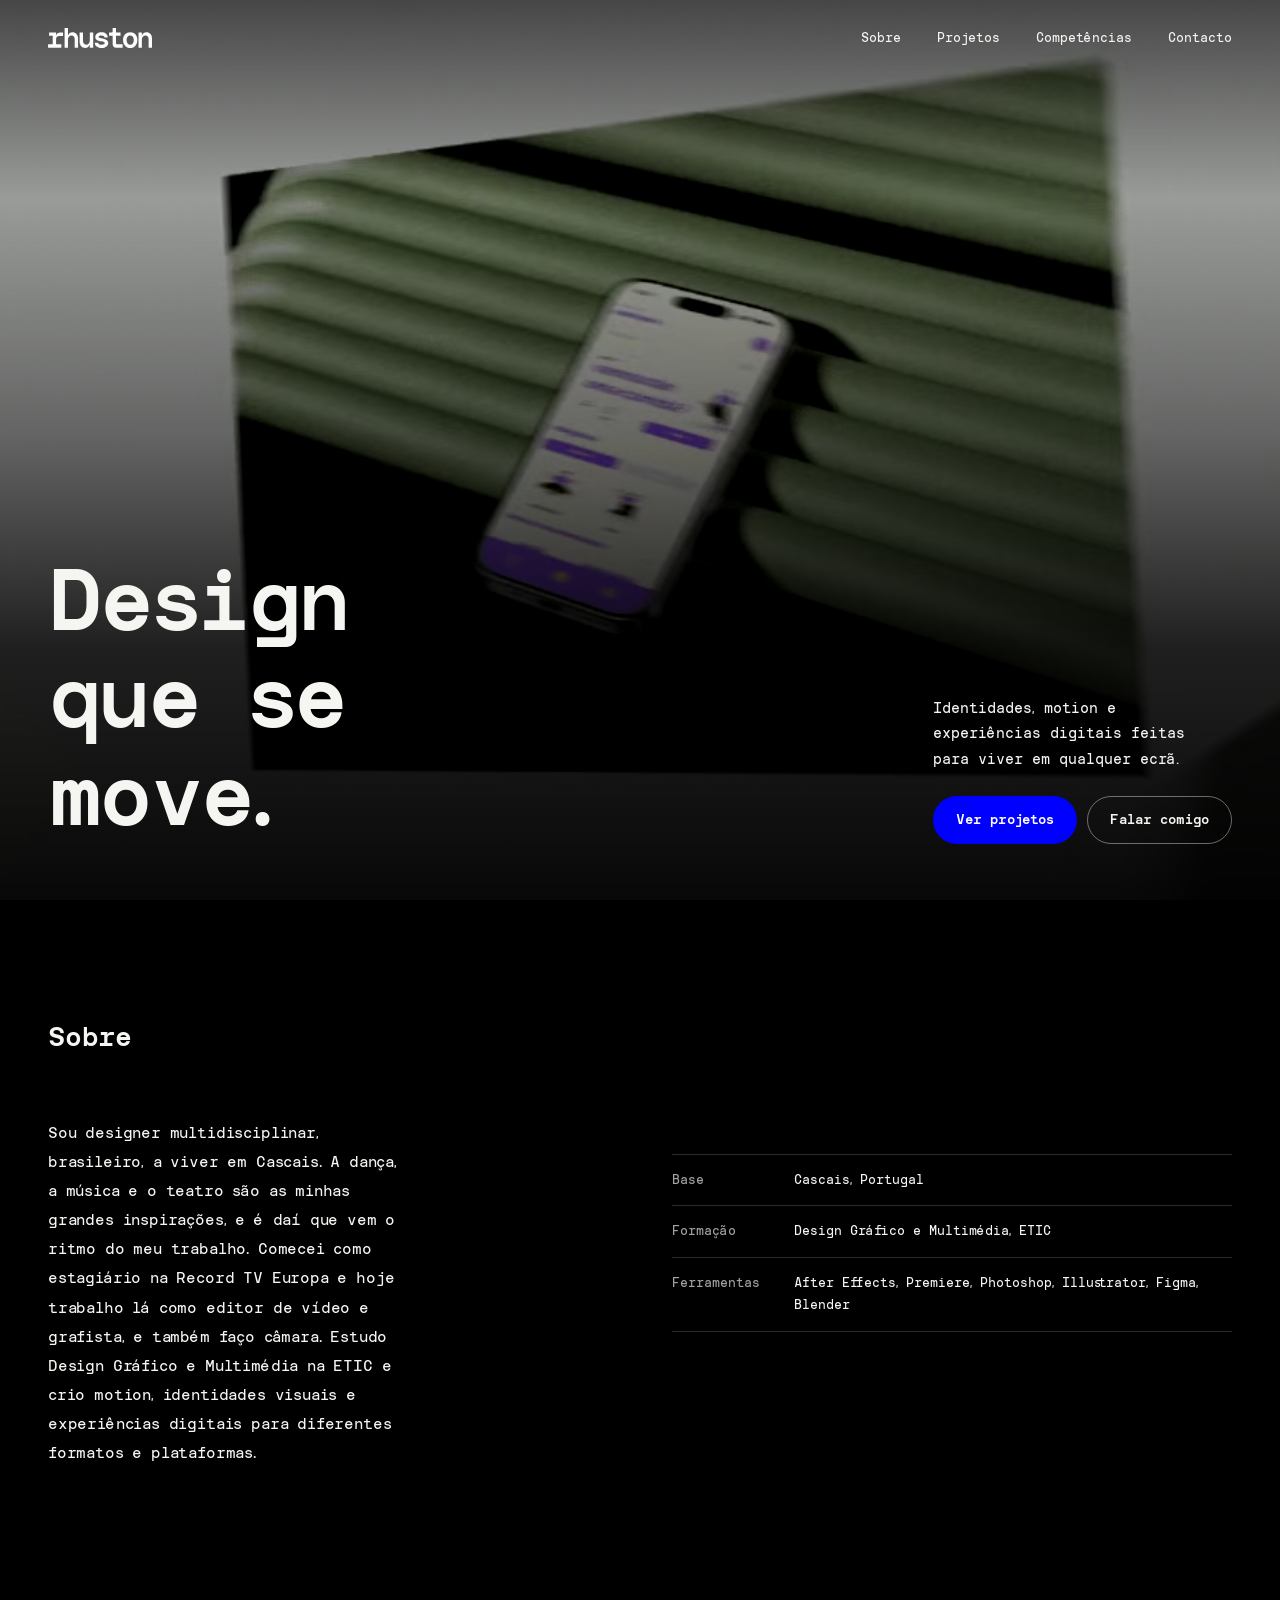
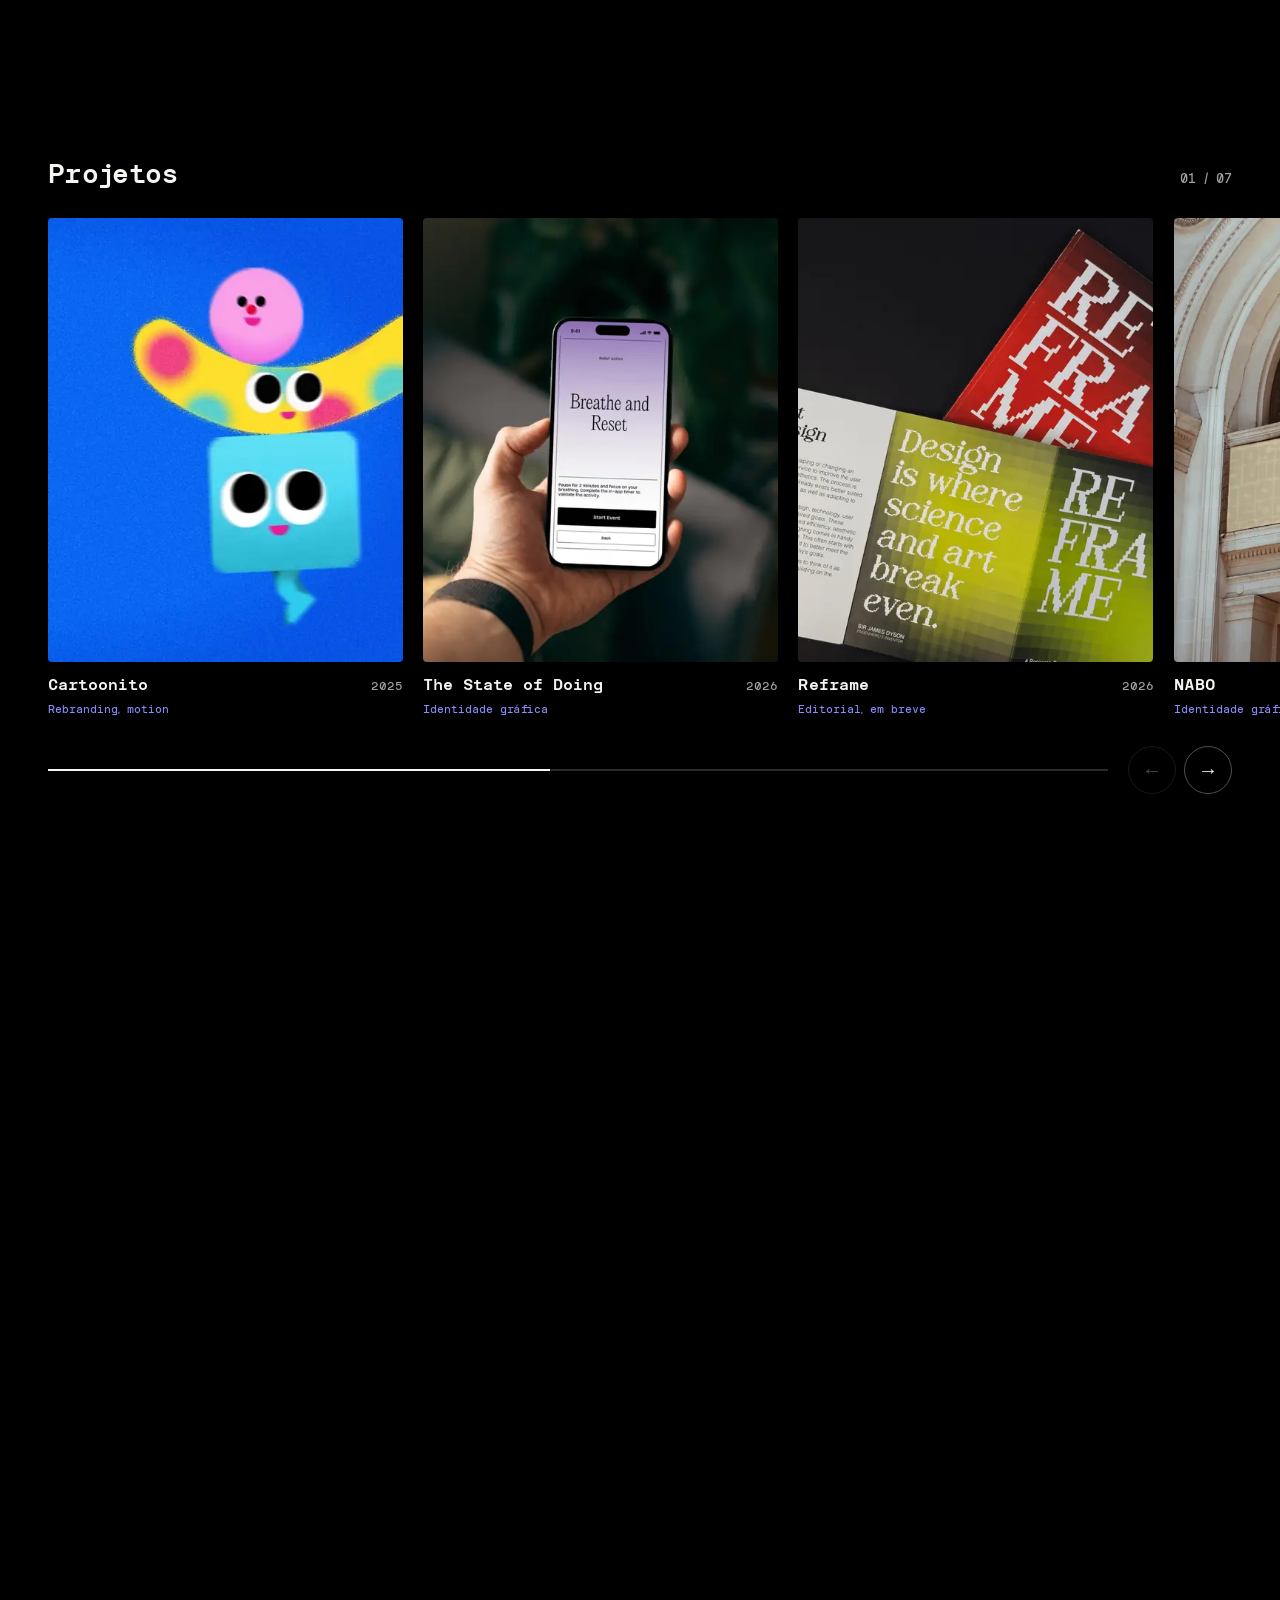
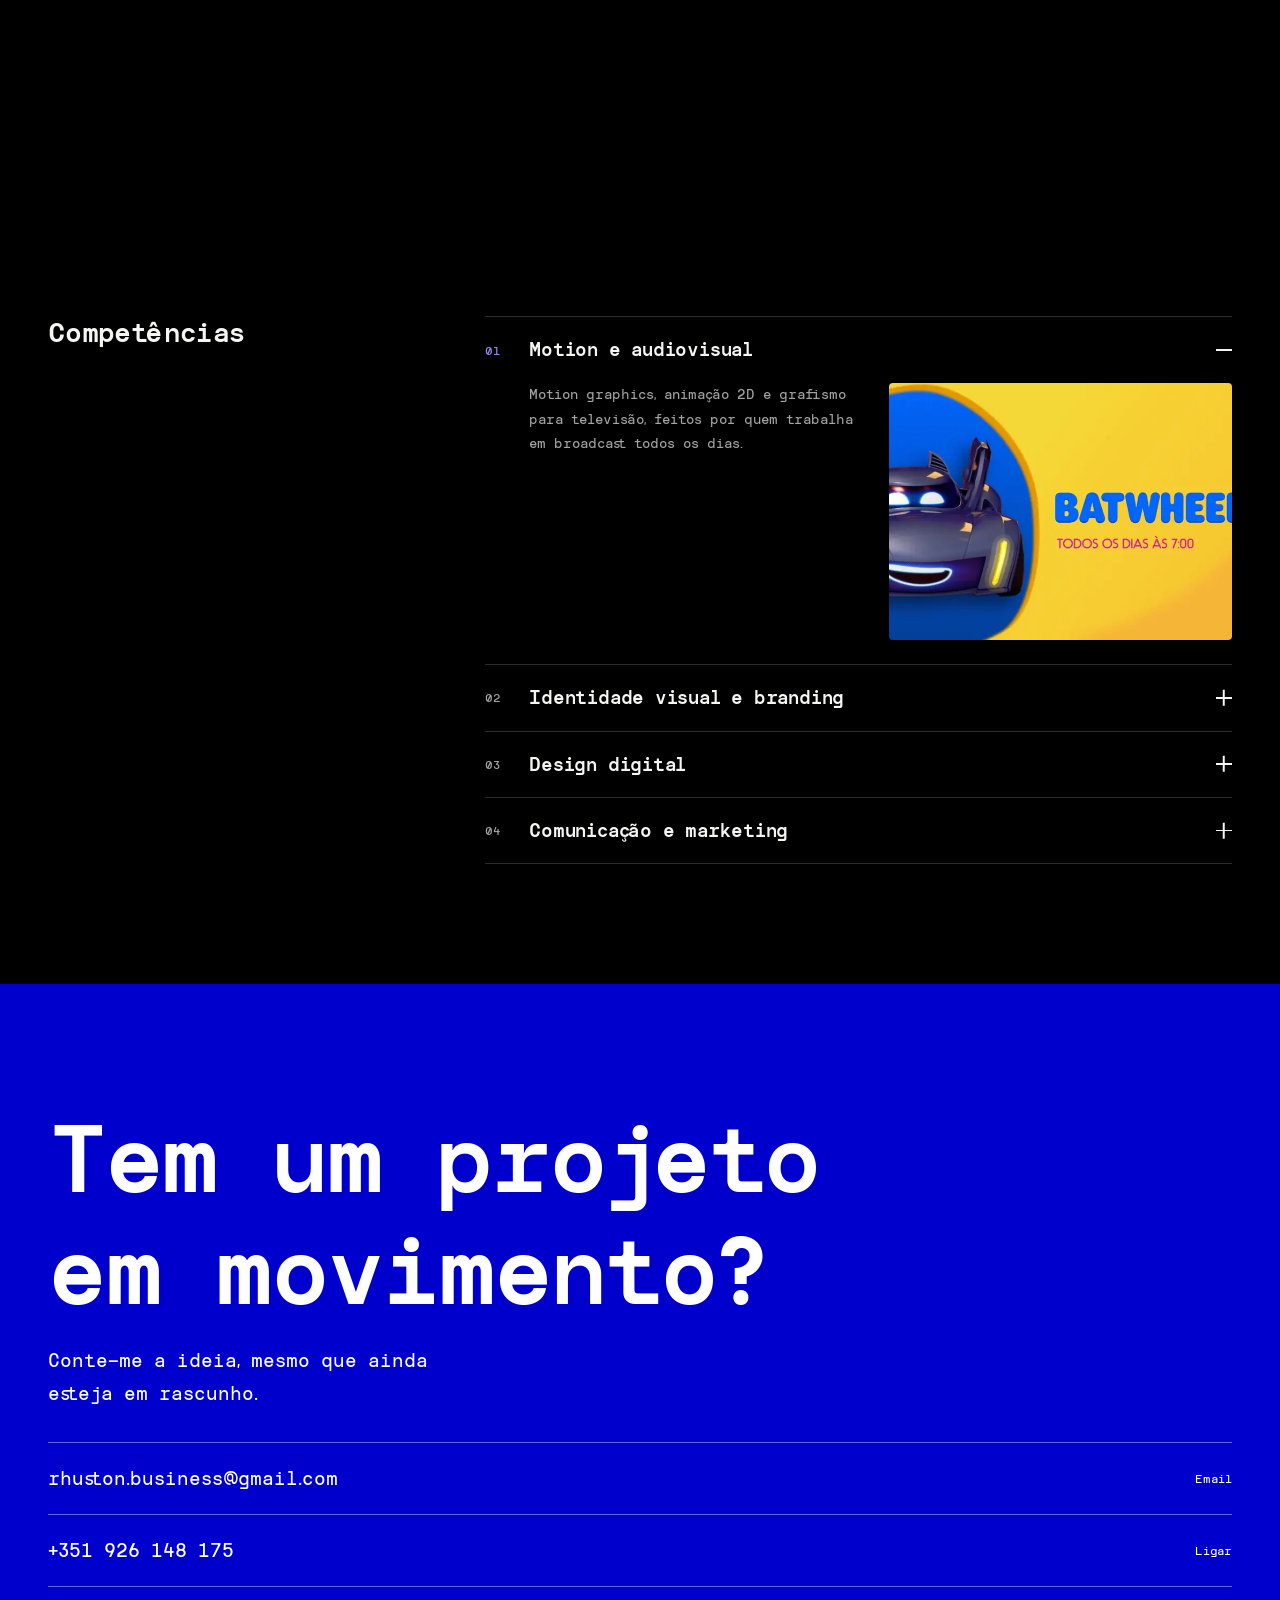
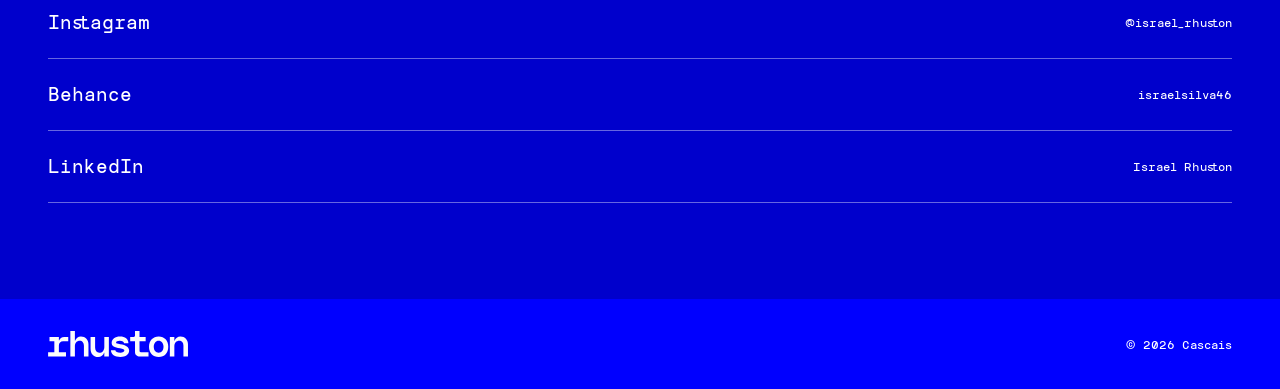
<file: index.html>
<!DOCTYPE html>
<html lang="pt-PT">
<head>
<meta charset="UTF-8">
<meta name="viewport" content="width=device-width, initial-scale=1, viewport-fit=cover">
<title>Israel Rhuston — Motion e Design Multidisciplinar, Cascais</title>
<meta name="description" content="Portfólio de Israel Rhuston, designer multidisciplinar em Cascais: motion design, identidade visual, broadcast e design digital.">
<meta name="theme-color" content="#000000">
<link rel="canonical" href="https://israelrhuston.design-etic.pt/">
<meta property="og:type" content="website">
<meta property="og:locale" content="pt_PT">
<meta property="og:title" content="Israel Rhuston — Motion e Design Multidisciplinar">
<meta property="og:description" content="Motion design, identidade visual e design digital. Cascais.">
<meta property="og:url" content="https://israelrhuston.design-etic.pt/">
<meta property="og:image" content="https://israelrhuston.design-etic.pt/assets/img/og-image.jpg">
<meta property="og:image:width" content="1200"><meta property="og:image:height" content="630">
<meta name="twitter:card" content="summary_large_image">
<link rel="icon" href="assets/svg/favicon.svg" type="image/svg+xml">
<link rel="apple-touch-icon" href="assets/img/apple-touch-icon.png">
<link rel="preload" href="assets/fonts/TRTINTERVAL-Medium.woff2" as="font" type="font/woff2" crossorigin>
<link rel="preload" href="assets/img/showreel-poster-mobile-520.webp" as="image" media="(max-width:899px)" fetchpriority="high">
<link rel="stylesheet" href="assets/styles.css">
<link rel="stylesheet" href="assets/reveal.css">
<!-- Revelação: só esconde se houver JS e movimento permitido; se reveal.js não arrancar em 2,5 s, mostra tudo -->
<script>(function(d){if(matchMedia('(prefers-reduced-motion: reduce)').matches)return;d.classList.add('rv-on');setTimeout(function(){if(!window.__rv)d.classList.remove('rv-on')},2500)})(document.documentElement)</script>
<script type="application/ld+json">{"@context": "https://schema.org", "@type": "Person", "name": "Israel Rhuston", "alternateName": "Israel Rhuston Monteiro da Silva", "jobTitle": "Editor de vídeo e grafista", "worksFor": {"@type": "Organization", "name": "Record TV Europa"}, "alumniOf": {"@type": "EducationalOrganization", "name": "ETIC"}, "address": {"@type": "PostalAddress", "addressLocality": "Cascais", "addressCountry": "PT"}, "knowsAbout": ["After Effects", "Premiere", "Photoshop", "Illustrator", "Figma", "Blender"], "email": "mailto:rhuston.business@gmail.com", "telephone": "+351926148175", "url": "https://israelrhuston.design-etic.pt/", "sameAs": ["https://www.instagram.com/israel_rhuston", "https://www.behance.net/israelsilva46", "https://www.linkedin.com/in/israel-rhuston-silva-551280191"]}</script>
</head>
<body>
<a class="skip" href="#conteudo">Saltar para o conteúdo</a>

<header class="nav">
  <a class="nav__logo" href="index.html" aria-label="Israel Rhuston, início"><img src="assets/svg/logo-white.svg" alt="" width="104" height="19"></a>
  <nav class="nav__links" aria-label="Principal">
    <a href="#sobre">Sobre</a><a href="#projetos">Projetos</a><a href="#competencias">Competências</a><a href="#contacto">Contacto</a>
  </nav>
  <button type="button" class="menu-btn" aria-expanded="false" aria-controls="menu"><span class="menu-btn__label">Menu</span><span class="menu-btn__icon" aria-hidden="true"></span></button>
</header>

<div class="menu" id="menu">
  <nav aria-label="Menu">
    <ul class="menu__list">
      <li><a href="#sobre"><small>01</small>Sobre</a></li>
      <li><a href="#projetos"><small>02</small>Projetos</a></li>
      <li><a href="#competencias"><small>03</small>Competências</a></li>
      <li><a href="#contacto"><small>04</small>Contacto</a></li>
    </ul>
  </nav>
  <div class="menu__foot">
    <a href="mailto:rhuston.business@gmail.com">rhuston.business@gmail.com</a>
    <a href="tel:+351926148175">+351&nbsp;926&nbsp;148&nbsp;175</a>
    <div class="menu__social">
      <a href="https://www.instagram.com/israel_rhuston" rel="noopener" target="_blank">Instagram</a>
      <a href="https://www.behance.net/israelsilva46" rel="noopener" target="_blank">Behance</a>
      <a href="https://www.linkedin.com/in/israel-rhuston-silva-551280191" rel="noopener" target="_blank">LinkedIn</a>
    </div>
  </div>
</div>

<main id="conteudo">
  <section class="hero" aria-label="Apresentação">
    <div class="hero__media">
      <video autoplay muted loop playsinline preload="metadata" poster="assets/img/showreel-poster-mobile-520.webp" data-poster-desktop="assets/img/showreel-poster-desktop-1152.webp" aria-hidden="true" tabindex="-1">
        <source src="assets/video/showreel-desktop.webm" type="video/webm" media="(min-width:900px)">
        <source src="assets/video/showreel-desktop.mp4" type="video/mp4" media="(min-width:900px)">
        <source src="assets/video/showreel-mobile.webm" type="video/webm">
        <source src="assets/video/showreel-mobile.mp4" type="video/mp4">
      </video>
    </div>
    <div class="hero__content">
      <h1 class="hero__title"><span>Design</span> <span>que se</span> <span>move.</span></h1>
      <div class="hero__aside">
        <p class="hero__lede">Identidades, motion e experiências digitais feitas para viver em qualquer ecrã.</p>
        <div class="hero__actions">
          <a class="btn btn--primary" href="#projetos">Ver projetos</a>
          <a class="btn btn--ghost" href="#contacto">Falar comigo</a>
        </div>
      </div>
    </div>
  </section>

  <section class="section about" id="sobre">
    <div class="section__head" data-reveal><h2 class="section__title">Sobre</h2></div>
    <p class="about__text about__text--single" data-reveal="soft">Sou designer multidisciplinar, brasileiro, a viver em Cascais. A dança, a música e o teatro são as minhas grandes inspirações, e é daí que vem o ritmo do meu trabalho. Comecei como estagiário na Record TV Europa e hoje trabalho lá como editor de vídeo e grafista, e também faço câmara. Estudo Design Gráfico e Multimédia na ETIC e crio motion, identidades visuais e experiências digitais para diferentes formatos e plataformas.</p>
    <ul class="facts" aria-label="Ficha">
      <li data-reveal><span class="k">Base</span><span>Cascais, Portugal</span></li>
      <li data-reveal><span class="k">Formação</span><span>Design Gráfico e Multimédia, ETIC</span></li>
      <li data-reveal><span class="k">Ferramentas</span><span>After Effects, Premiere, Photoshop, Illustrator, Figma, Blender</span></li>
    </ul>
  </section>

  <section class="section projects" id="projetos" data-pin aria-roledescription="carrossel" aria-label="Projetos">
  <div class="projects__pin">
    <div class="section__head" data-reveal><h2 class="section__title">Projetos</h2><span class="section__aside" data-count aria-live="polite">01 / 07</span></div>
    <div class="track" tabindex="0" aria-label="Lista de projetos, deslize para o lado">
      <a class="card" href="cartoonito.html">
        <div class="card__img"><img src="assets/img/card-cartoonito-480.webp" srcset="assets/img/card-cartoonito-480.webp 480w, assets/img/card-cartoonito-800.webp 800w" sizes="(min-width:900px) 28vw, 84vw" width="480" height="600" alt="Mascote do Cartoonito animado sobre fundo azul"></div>
        <div class="card__cap"><div><div class="card__title">Cartoonito</div><span class="card__tag">Rebranding, motion</span></div><div class="card__meta">2025</div></div>
      </a>
      <a class="card" href="state-of-doing.html">
        <div class="card__img"><img loading="lazy" src="assets/img/card-state-of-doing-480.webp" srcset="assets/img/card-state-of-doing-480.webp 480w, assets/img/card-state-of-doing-800.webp 800w" sizes="(min-width:900px) 28vw, 84vw" width="480" height="600" alt="Mão a segurar telemóvel com a app The State of Doing"></div>
        <div class="card__cap"><div><div class="card__title">The State of Doing</div><span class="card__tag">Identidade gráfica</span></div><div class="card__meta">2026</div></div>
      </a>
      <div class="card" role="group" aria-label="Reframe, em breve">
        <div class="card__img"><img loading="lazy" src="assets/img/card-reframe-480.webp" srcset="assets/img/card-reframe-480.webp 480w, assets/img/card-reframe-800.webp 800w" sizes="(min-width:900px) 28vw, 84vw" width="480" height="600" alt="Revista Reframe aberta"></div>
        <div class="card__cap"><div><div class="card__title">Reframe</div><span class="card__tag">Editorial, em breve</span></div><div class="card__meta">2026</div></div>
      </div>
      <a class="card" href="nabo.html">
        <div class="card__img"><img loading="lazy" src="assets/img/card-nabo-480.webp" srcset="assets/img/card-nabo-480.webp 480w, assets/img/card-nabo-800.webp 800w" sizes="(min-width:900px) 28vw, 84vw" width="480" height="600" alt="Fachada com a identidade NABO"></div>
        <div class="card__cap"><div><div class="card__title">NABO</div><span class="card__tag">Identidade gráfica</span></div><div class="card__meta">2025</div></div>
      </a>
      <a class="card" href="sol-a-solo.html">
        <div class="card__img"><img loading="lazy" src="assets/img/card-sol-a-solo-480.webp" srcset="assets/img/card-sol-a-solo-480.webp 480w, assets/img/card-sol-a-solo-800.webp 800w" sizes="(min-width:900px) 28vw, 84vw" width="480" height="600" alt="Outdoor amarelo Sol a Solo"></div>
        <div class="card__cap"><div><div class="card__title">Sol a Solo</div><span class="card__tag">Identidade gráfica</span></div><div class="card__meta">2025</div></div>
      </a>
      <a class="card" href="uniapy.html">
        <div class="card__img"><img loading="lazy" src="assets/img/card-uniapy-480.webp" srcset="assets/img/card-uniapy-480.webp 480w, assets/img/card-uniapy-800.webp 800w" sizes="(min-width:900px) 28vw, 84vw" width="480" height="600" alt="Ícone da app UNIAPY no ecrã do telemóvel"></div>
        <div class="card__cap"><div><div class="card__title">UNIAPY</div><span class="card__tag">App mobile</span></div><div class="card__meta">2025</div></div>
      </a>
      <a class="card" href="ways-of-seeing.html">
        <div class="card__img"><img loading="lazy" src="assets/img/card-ways-of-seeing-480.webp" srcset="assets/img/card-ways-of-seeing-480.webp 480w, assets/img/card-ways-of-seeing-800.webp 800w" sizes="(min-width:900px) 28vw, 84vw" width="480" height="600" alt="Páginas impressas de Ways of Seeing"></div>
        <div class="card__cap"><div><div class="card__title">Ways of Seeing</div><span class="card__tag">Identidade gráfica</span></div><div class="card__meta">2024</div></div>
      </a>
    </div>
    <div class="track-ctrl" data-reveal="fade">
      <div class="progress" aria-hidden="true"><span></span></div>
      <div class="arrows"><button type="button" class="arrow" data-prev aria-label="Projeto anterior">&#8592;</button><button type="button" class="arrow" data-next aria-label="Projeto seguinte">&#8594;</button></div>
    </div>
  </div>
  </section>

  <section class="section skills" id="competencias">
    <div class="section__head" data-reveal><h2 class="section__title">Competências</h2></div>
    <ul class="skills__list">
      <li class="skill is-open" data-reveal>
        <button type="button" class="skill__btn" aria-expanded="true" aria-controls="sk1"><span class="skill__n">01</span><span class="skill__name">Motion e audiovisual</span><span class="skill__plus" aria-hidden="true"></span></button>
        <div class="skill__panel" id="sk1"><div><div class="skill__inner">
          <p class="skill__desc">Motion graphics, animação 2D e grafismo para televisão, feitos por quem trabalha em broadcast todos os dias.</p>
          <img loading="lazy" src="assets/img/skill-motion-640.webp" width="640" height="480" alt="Vinheta Batwheels para o Cartoonito">
        </div></div></div>
      </li>
      <li class="skill" data-reveal>
        <button type="button" class="skill__btn" aria-expanded="false" aria-controls="sk2"><span class="skill__n">02</span><span class="skill__name">Identidade visual e branding</span><span class="skill__plus" aria-hidden="true"></span></button>
        <div class="skill__panel" id="sk2"><div><div class="skill__inner">
          <p class="skill__desc">Sistemas de identidade coerentes, do logótipo à tipografia e à direção de arte.</p>
          <img loading="lazy" src="assets/img/skill-branding-640.webp" width="640" height="480" alt="Cartazes NABO numa fachada">
        </div></div></div>
      </li>
      <li class="skill" data-reveal>
        <button type="button" class="skill__btn" aria-expanded="false" aria-controls="sk3"><span class="skill__n">03</span><span class="skill__name">Design digital</span><span class="skill__plus" aria-hidden="true"></span></button>
        <div class="skill__panel" id="sk3"><div><div class="skill__inner">
          <p class="skill__desc">Interfaces e experiências interativas, pensadas para quem as usa, do esboço ao protótipo.</p>
          <img loading="lazy" src="assets/img/skill-digital-640.webp" width="640" height="480" alt="App UNIAPY num telemóvel">
        </div></div></div>
      </li>
      <li class="skill" data-reveal>
        <button type="button" class="skill__btn" aria-expanded="false" aria-controls="sk4"><span class="skill__n">04</span><span class="skill__name">Comunicação e marketing</span><span class="skill__plus" aria-hidden="true"></span></button>
        <div class="skill__panel" id="sk4"><div><div class="skill__inner">
          <p class="skill__desc">Campanhas, social media e peças promocionais com uma mensagem clara em cada formato.</p>
          <img loading="lazy" src="assets/img/skill-comunicacao-640.webp" width="640" height="480" alt="Perfis de redes sociais de The State of Doing">
        </div></div></div>
      </li>
    </ul>
  </section>
</main>

<footer class="footer" id="contacto" aria-labelledby="contacto-t">
  <div class="footer__cta">
    <h2 class="contact__big" id="contacto-t">Tem um projeto em movimento?</h2>
    <p class="contact__line">Conte-me a ideia, mesmo que ainda esteja em rascunho.</p>
    <nav class="contact__links" aria-label="Contacto e redes sociais">
      <a href="mailto:rhuston.business@gmail.com"><span>rhuston.business@gmail.com</span><span>Email</span></a>
      <a href="tel:+351926148175"><span>+351&nbsp;926&nbsp;148&nbsp;175</span><span>Ligar</span></a>
      <a href="https://www.instagram.com/israel_rhuston" rel="noopener" target="_blank"><span>Instagram</span><span>@israel_rhuston</span></a>
      <a href="https://www.behance.net/israelsilva46" rel="noopener" target="_blank"><span>Behance</span><span>israelsilva46</span></a>
      <a href="https://www.linkedin.com/in/israel-rhuston-silva-551280191" rel="noopener" target="_blank"><span>LinkedIn</span><span>Israel Rhuston</span></a>
    </nav>
  </div>
  <div class="footer__base">
    <img src="assets/svg/logo-white.svg" alt="Rhuston" width="140" height="26" loading="lazy">
    <span>© 2026 Cascais</span>
  </div>
</footer>
<script src="assets/main.js" defer></script>
<script src="assets/pin.js" defer></script>
<script src="assets/reveal.js" defer></script>
</body>
</html>
</file>
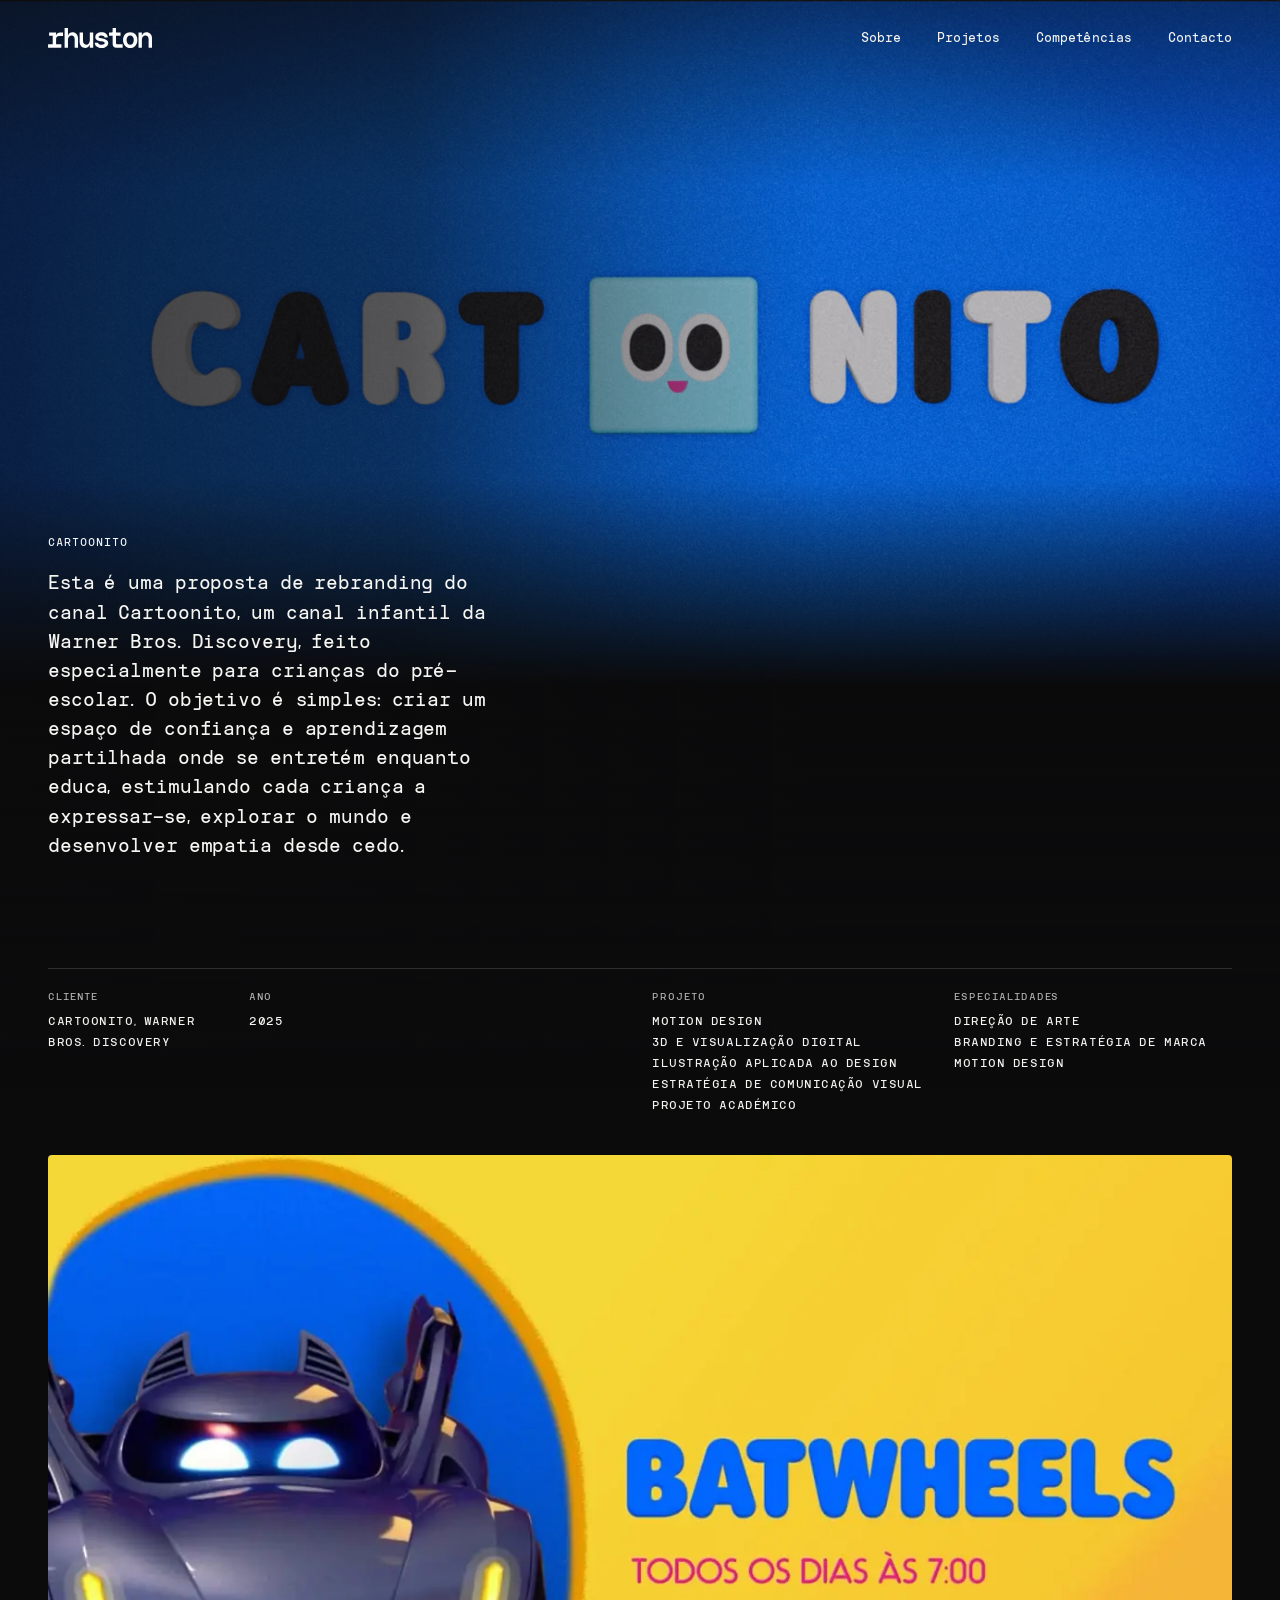
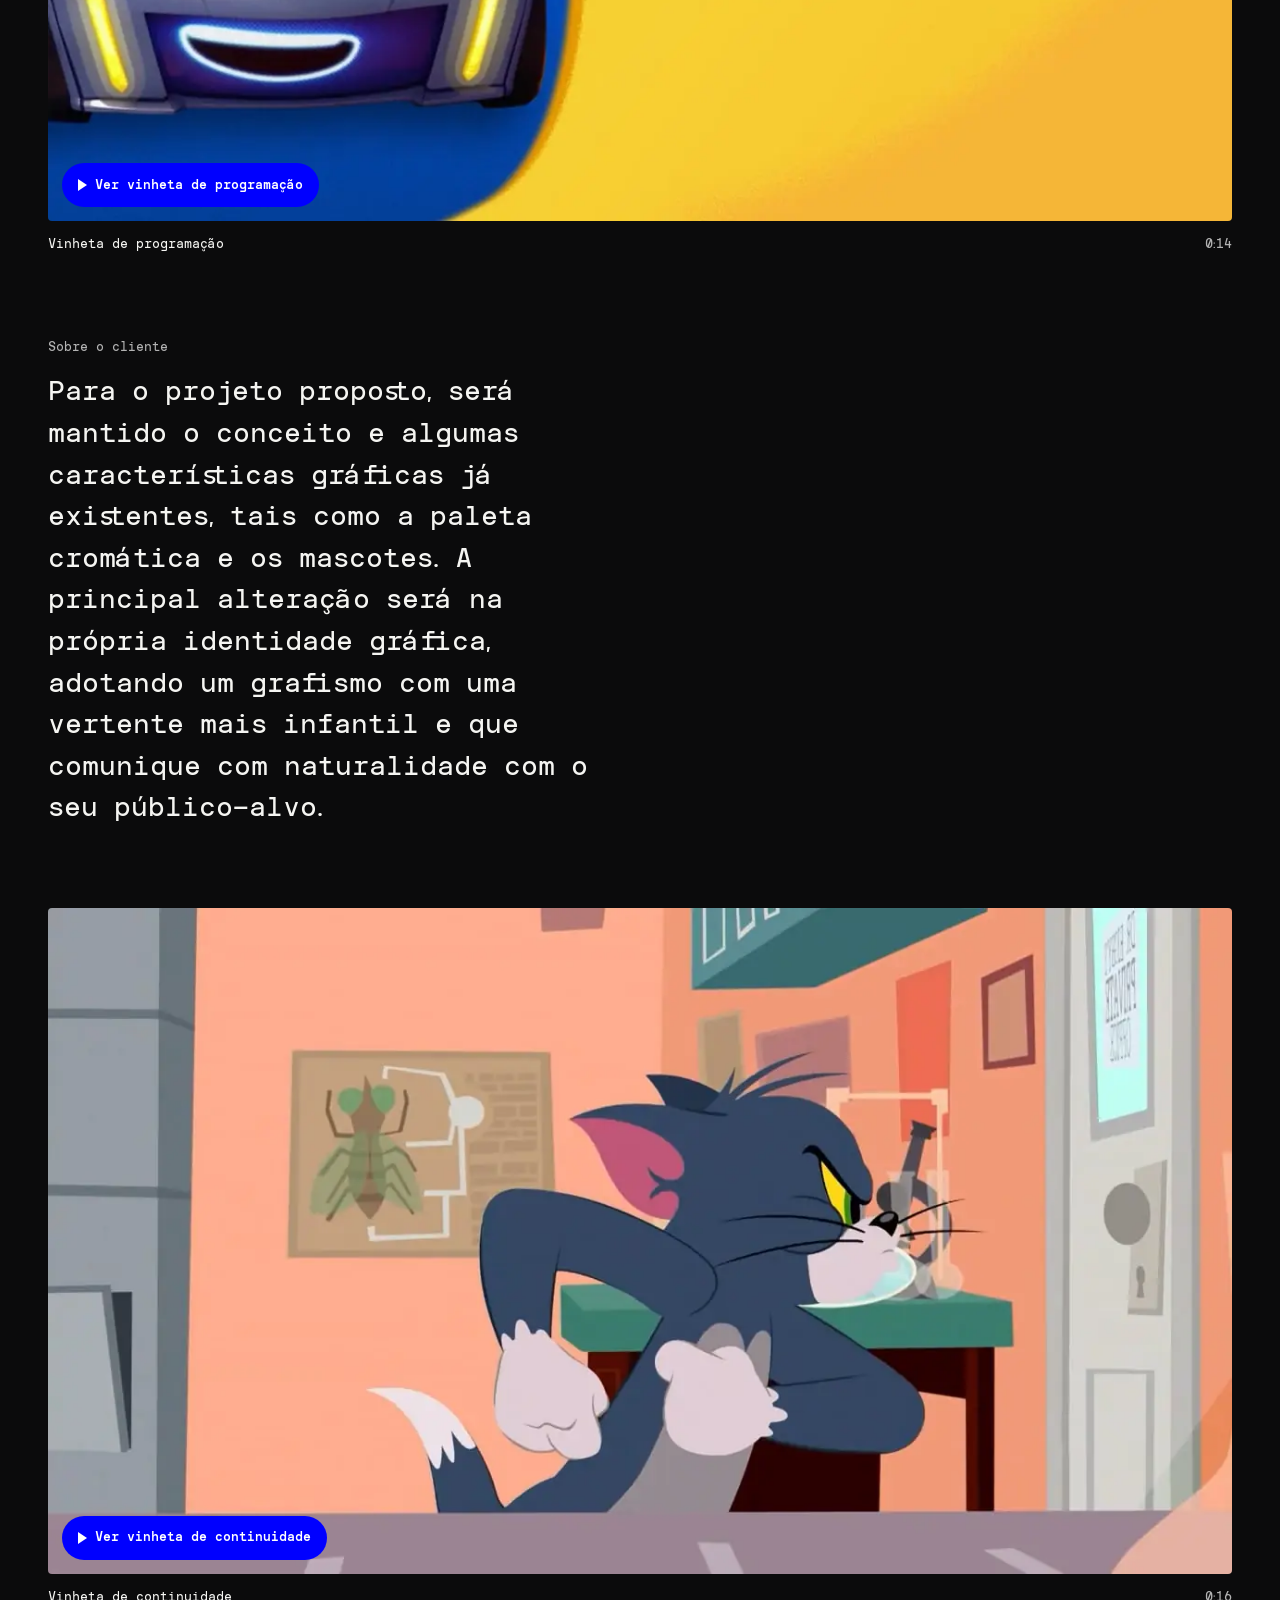
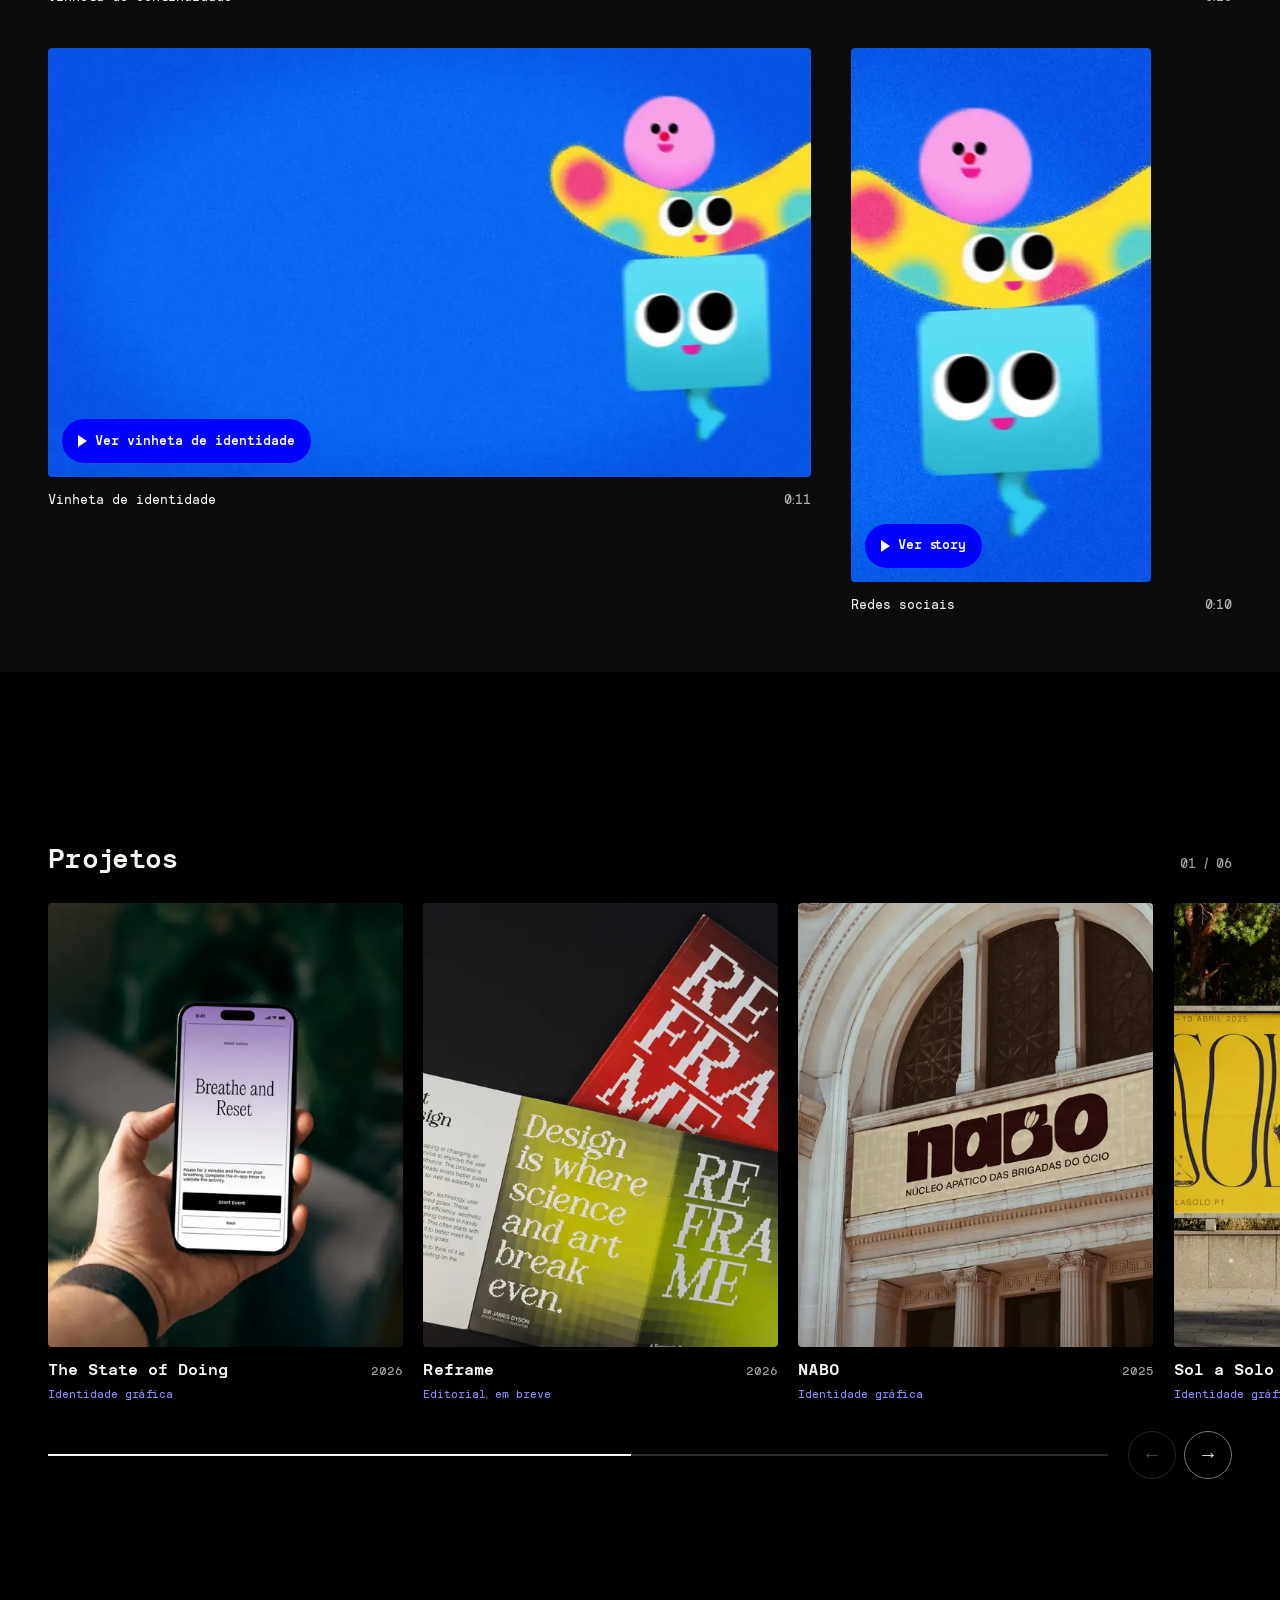
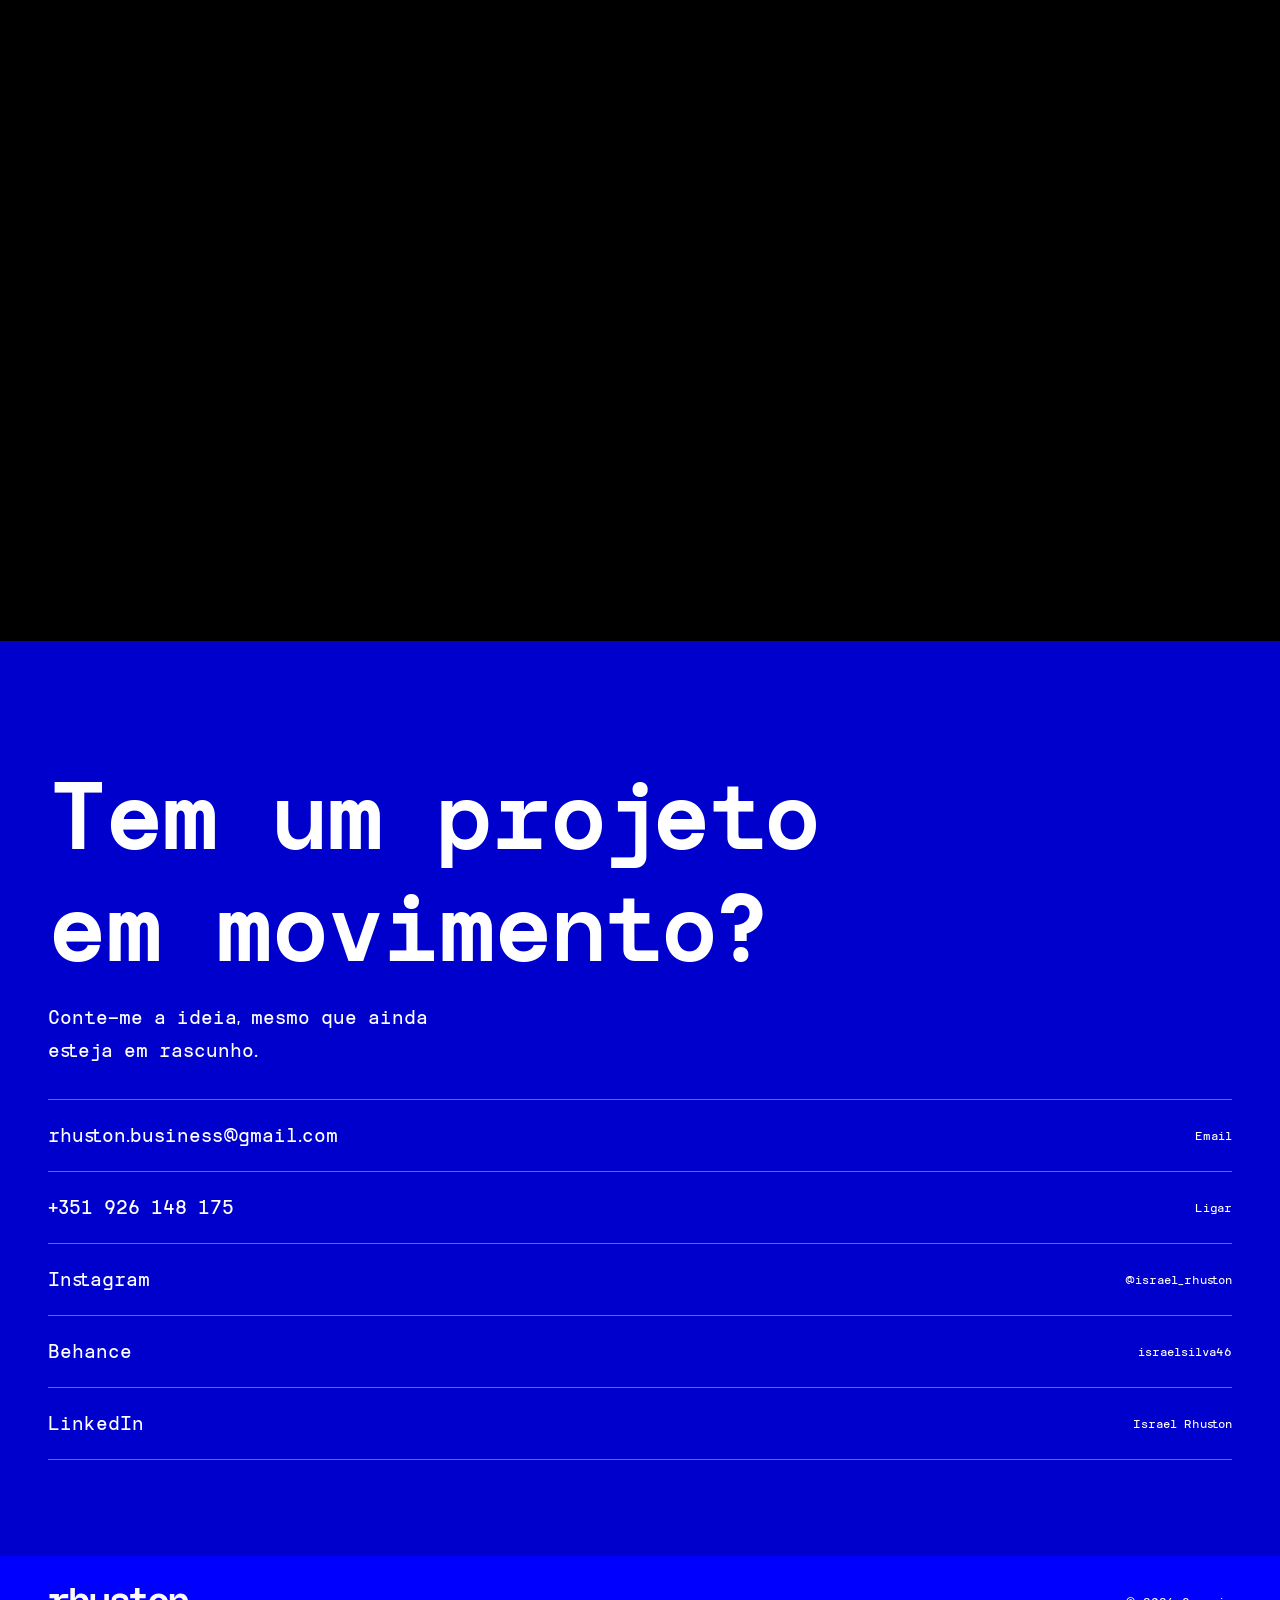
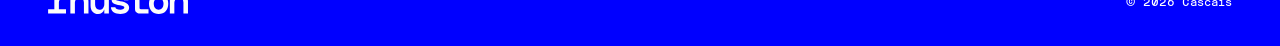
<file: cartoonito.html>
<!DOCTYPE html>
<html lang="pt-PT">
<head>
<meta charset="UTF-8">
<meta name="viewport" content="width=device-width, initial-scale=1, viewport-fit=cover">
<title>Cartoonito — Israel Rhuston</title>
<meta name="description" content="Esta é uma proposta de rebranding do canal Cartoonito, um canal infantil da Warner Bros.">
<meta name="theme-color" content="#0b0b0c">
<link rel="canonical" href="https://israelrhuston.design-etic.pt/cartoonito.html">
<meta property="og:type" content="article">
<meta property="og:locale" content="pt_PT">
<meta property="og:title" content="Cartoonito — Israel Rhuston">
<meta property="og:description" content="Esta é uma proposta de rebranding do canal Cartoonito, um canal infantil da Warner Bros.">
<meta property="og:url" content="https://israelrhuston.design-etic.pt/cartoonito.html">
<meta property="og:image" content="https://israelrhuston.design-etic.pt/assets/img/og-cartoonito.jpg">
<meta property="og:image:width" content="1200"><meta property="og:image:height" content="630">
<meta name="twitter:card" content="summary_large_image">
<link rel="icon" href="assets/svg/favicon.svg" type="image/svg+xml">
<link rel="apple-touch-icon" href="assets/img/apple-touch-icon.png">
<link rel="preconnect" href="https://player.vimeo.com">
<link rel="preload" as="image" type="image/avif" media="(min-width:900px)" imagesrcset="assets/img/hero-cartoonito-1200.avif 1200w, assets/img/hero-cartoonito-1600.avif 1600w" imagesizes="100vw" fetchpriority="high">
<link rel="preload" as="image" type="image/avif" media="(max-width:899px)" imagesrcset="assets/img/hero-cartoonito-m-480.avif 480w, assets/img/hero-cartoonito-m-780.avif 780w" imagesizes="100vw" fetchpriority="high">
<link rel="preload" href="assets/fonts/TRTINTERVAL-Medium.woff2" as="font" type="font/woff2" crossorigin>
<link rel="stylesheet" href="assets/styles.css">
<link rel="stylesheet" href="assets/case.css">
<link rel="stylesheet" href="assets/reveal.css">
<!-- Revelação: só esconde se houver JS e movimento permitido; se reveal.js não arrancar em 2,5 s, mostra tudo -->
<script>(function(d){if(matchMedia('(prefers-reduced-motion: reduce)').matches)return;d.classList.add('rv-on');setTimeout(function(){if(!window.__rv)d.classList.remove('rv-on')},2500)})(document.documentElement)</script>
<script type="application/ld+json">{"@context": "https://schema.org", "@type": "CreativeWork", "name": "Cartoonito", "dateCreated": "2025", "inLanguage": "pt-PT", "description": "Esta é uma proposta de rebranding do canal Cartoonito, um canal infantil da Warner Bros. Discovery, feito especialmente para crianças do pré-escolar. O objetivo é simples: criar um espaço de confiança e aprendizagem partilhada onde se entretém enquanto educa, estimulando cada criança a expressar-se, explorar o mundo e desenvolver empatia desde cedo.", "image": "https://israelrhuston.design-etic.pt/assets/img/og-cartoonito.jpg", "url": "https://israelrhuston.design-etic.pt/cartoonito.html", "creator": {"@type": "Person", "name": "Israel Rhuston", "url": "https://israelrhuston.design-etic.pt/"}}</script>
</head>
<body class="case" style="--black:#0b0b0c;--bg:#0b0b0c;--bg-rgb:11 11 12;--ink:#f5f5f2;--mute:#b3b3b3;--line:#2e2e2e;--next-bg:#000;--next-mute:#a3a3a3;--next-line:#2a2a2a;--blue-ink:#8c8cff">
<a class="skip" href="#conteudo">Saltar para o conteúdo</a>

<header class="nav">
  <a class="nav__logo" href="index.html" aria-label="Israel Rhuston, início"><img src="assets/svg/logo-white.svg" alt="" width="104" height="19"></a>
  <nav class="nav__links" aria-label="Principal">
    <a href="index.html#sobre">Sobre</a><a href="index.html#projetos">Projetos</a><a href="index.html#competencias">Competências</a><a href="#contacto">Contacto</a>
  </nav>
  <button type="button" class="menu-btn" aria-expanded="false" aria-controls="menu"><span class="menu-btn__label">Menu</span><span class="menu-btn__icon" aria-hidden="true"></span></button>
</header>

<div class="menu" id="menu">
  <nav aria-label="Menu">
    <ul class="menu__list">
      <li><a href="index.html#sobre"><small>01</small>Sobre</a></li>
      <li><a href="index.html#projetos"><small>02</small>Projetos</a></li>
      <li><a href="index.html#competencias"><small>03</small>Competências</a></li>
      <li><a href="#contacto"><small>04</small>Contacto</a></li>
    </ul>
  </nav>
  <div class="menu__foot">
    <a href="mailto:rhuston.business@gmail.com">rhuston.business@gmail.com</a>
    <a href="tel:+351926148175">+351&nbsp;926&nbsp;148&nbsp;175</a>
    <div class="menu__social">
      <a href="https://www.instagram.com/israel_rhuston" rel="noopener" target="_blank">Instagram</a>
      <a href="https://www.behance.net/israelsilva46" rel="noopener" target="_blank">Behance</a>
      <a href="https://www.linkedin.com/in/israel-rhuston-silva-551280191" rel="noopener" target="_blank">LinkedIn</a>
    </div>
  </div>
</div>

<main id="conteudo">
  <section class="ph ph--contain" aria-labelledby="ph-t">
    <picture class="ph__media">
      <source media="(max-width:899px)" type="image/avif" srcset="assets/img/hero-cartoonito-m-480.avif 480w, assets/img/hero-cartoonito-m-780.avif 780w" sizes="100vw">
      <source media="(max-width:899px)" type="image/webp" srcset="assets/img/hero-cartoonito-m-480.webp 480w, assets/img/hero-cartoonito-m-780.webp 780w" sizes="100vw">
      <source type="image/avif" srcset="assets/img/hero-cartoonito-800.avif 800w, assets/img/hero-cartoonito-1200.avif 1200w, assets/img/hero-cartoonito-1600.avif 1600w" sizes="100vw">
      <img src="assets/img/hero-cartoonito-1200.webp" srcset="assets/img/hero-cartoonito-800.webp 800w, assets/img/hero-cartoonito-1200.webp 1200w, assets/img/hero-cartoonito-1600.webp 1600w" sizes="100vw" width="1600" height="856" alt="Logótipo Cartoonito sobre fundo azul" fetchpriority="high">
    </picture>
    <div class="ph__shade" aria-hidden="true"></div>
    <div class="ph__grid g12">
      <div class="ph__about">
        <h1 class="ph__name" id="ph-t" data-reveal="soft">Cartoonito</h1>
        <p class="ph__lede" data-reveal="soft">Esta é uma proposta de rebranding do canal Cartoonito, um canal infantil da Warner Bros. Discovery, feito especialmente para crianças do pré-escolar. O objetivo é simples: criar um espaço de confiança e aprendizagem partilhada onde se entretém enquanto educa, estimulando cada criança a expressar-se, explorar o mundo e desenvolver empatia desde cedo.</p>
      </div>
      <dl class="ph__meta g12">
        <div class="ph__m ph__m--client" data-reveal><dt>Cliente</dt><dd>Cartoonito, Warner Bros. Discovery</dd></div>
        <div class="ph__m ph__m--year" data-reveal><dt>Ano</dt><dd>2025</dd></div>
        <div class="ph__m ph__m--project" data-reveal><dt>Projeto</dt><dd><ul><li>Motion design</li><li>3D e visualização digital</li><li>Ilustração aplicada ao design</li><li>Estratégia de comunicação visual</li><li>Projeto académico</li></ul></dd></div>
        <div class="ph__m ph__m--spec" data-reveal><dt>Especialidades</dt><dd><ul><li>Direção de arte</li><li>Branding e estratégia de marca</li><li>Motion design</li></ul></dd></div>
      </dl>
    </div>
  </section>

  <section class="reel" aria-label="Vinhetas">
    <figure class="film" data-reveal>
      <div class="player" data-vimeo="1200497699" data-title="Vinheta de programação">
        <img loading="lazy" src="assets/img/cartoonito-programacao-640.webp" srcset="assets/img/cartoonito-programacao-640.webp 640w, assets/img/cartoonito-programacao-960.webp 960w, assets/img/cartoonito-programacao-1280.webp 1280w" sizes="(min-width:900px) 90vw, calc(100vw - 40px)" width="640" height="360" alt="">
        <button type="button"><span>Ver vinheta de programação</span></button>
      </div>
      <figcaption><span>Vinheta de programação</span><span>0:14</span></figcaption>
    </figure>

    <div class="gal__text">
      <h2 data-reveal="soft">Sobre o cliente</h2>
      <p data-reveal="soft">Para o projeto proposto, será mantido o conceito e algumas características gráficas já existentes, tais como a paleta cromática e os mascotes. A principal alteração será na própria identidade gráfica, adotando um grafismo com uma vertente mais infantil e que comunique com naturalidade com o seu público-alvo.</p>
    </div>

    <figure class="film" data-reveal>
      <div class="player" data-vimeo="1200497698" data-title="Vinheta de continuidade">
        <img loading="lazy" src="assets/img/cartoonito-continuidade-640.webp" srcset="assets/img/cartoonito-continuidade-640.webp 640w, assets/img/cartoonito-continuidade-960.webp 960w, assets/img/cartoonito-continuidade-1280.webp 1280w" sizes="(min-width:900px) 90vw, calc(100vw - 40px)" width="640" height="360" alt="">
        <button type="button"><span>Ver vinheta de continuidade</span></button>
      </div>
      <figcaption><span>Vinheta de continuidade</span><span>0:16</span></figcaption>
    </figure>

    <div class="pair">
      <figure class="film" data-reveal>
        <div class="player" data-vimeo="1200497696" data-title="Vinheta de identidade">
          <img loading="lazy" src="assets/img/cartoonito-identidade-640.webp" srcset="assets/img/cartoonito-identidade-640.webp 640w, assets/img/cartoonito-identidade-960.webp 960w, assets/img/cartoonito-identidade-1280.webp 1280w" sizes="(min-width:900px) 60vw, calc(100vw - 40px)" width="640" height="360" alt="">
          <button type="button"><span>Ver vinheta de identidade</span></button>
        </div>
        <figcaption><span>Vinheta de identidade</span><span>0:11</span></figcaption>
      </figure>
      <figure class="film" data-reveal>
        <div class="player player--v" data-vimeo="1200497697" data-title="Story para redes sociais">
          <img loading="lazy" src="assets/img/cartoonito-story-480.webp" width="480" height="853" alt="">
          <button type="button"><span>Ver story</span></button>
        </div>
        <figcaption><span>Redes sociais</span><span>0:10</span></figcaption>
      </figure>
    </div>
  </section>

  <section class="section projects projects--next" id="projetos" data-pin aria-roledescription="carrossel" aria-labelledby="more-t">
  <div class="projects__pin">
    <div class="section__head" data-reveal><h2 class="section__title" id="more-t">Projetos</h2><span class="section__aside" data-count aria-live="polite">01 / 06</span></div>
    <div class="track" tabindex="0" aria-label="Lista de projetos, deslize para o lado">
      <a class="card" href="state-of-doing.html">
        <div class="card__img"><img loading="lazy" decoding="async" src="assets/img/card-state-of-doing-480.webp" srcset="assets/img/card-state-of-doing-480.webp 480w, assets/img/card-state-of-doing-800.webp 800w" sizes="(min-width:900px) 28vw, 84vw" width="480" height="600" alt="Mão a segurar telemóvel com a app The State of Doing"></div>
        <div class="card__cap"><div><div class="card__title">The State of Doing</div><span class="card__tag">Identidade gráfica</span></div><div class="card__meta">2026</div></div>
      </a>
      <div class="card" role="group" aria-label="Reframe, em breve">
        <div class="card__img"><img loading="lazy" decoding="async" src="assets/img/card-reframe-480.webp" srcset="assets/img/card-reframe-480.webp 480w, assets/img/card-reframe-800.webp 800w" sizes="(min-width:900px) 28vw, 84vw" width="480" height="600" alt="Revista Reframe aberta"></div>
        <div class="card__cap"><div><div class="card__title">Reframe</div><span class="card__tag">Editorial, em breve</span></div><div class="card__meta">2026</div></div>
      </div>
      <a class="card" href="nabo.html">
        <div class="card__img"><img loading="lazy" decoding="async" src="assets/img/card-nabo-480.webp" srcset="assets/img/card-nabo-480.webp 480w, assets/img/card-nabo-800.webp 800w" sizes="(min-width:900px) 28vw, 84vw" width="480" height="600" alt="Fachada com a identidade NABO"></div>
        <div class="card__cap"><div><div class="card__title">NABO</div><span class="card__tag">Identidade gráfica</span></div><div class="card__meta">2025</div></div>
      </a>
      <a class="card" href="sol-a-solo.html">
        <div class="card__img"><img loading="lazy" decoding="async" src="assets/img/card-sol-a-solo-480.webp" srcset="assets/img/card-sol-a-solo-480.webp 480w, assets/img/card-sol-a-solo-800.webp 800w" sizes="(min-width:900px) 28vw, 84vw" width="480" height="600" alt="Outdoor amarelo Sol a Solo"></div>
        <div class="card__cap"><div><div class="card__title">Sol a Solo</div><span class="card__tag">Identidade gráfica</span></div><div class="card__meta">2025</div></div>
      </a>
      <a class="card" href="uniapy.html">
        <div class="card__img"><img loading="lazy" decoding="async" src="assets/img/card-uniapy-480.webp" srcset="assets/img/card-uniapy-480.webp 480w, assets/img/card-uniapy-800.webp 800w" sizes="(min-width:900px) 28vw, 84vw" width="480" height="600" alt="Ícone da app UNIAPY no ecrã do telemóvel"></div>
        <div class="card__cap"><div><div class="card__title">UNIAPY</div><span class="card__tag">App mobile</span></div><div class="card__meta">2025</div></div>
      </a>
      <a class="card" href="ways-of-seeing.html">
        <div class="card__img"><img loading="lazy" decoding="async" src="assets/img/card-ways-of-seeing-480.webp" srcset="assets/img/card-ways-of-seeing-480.webp 480w, assets/img/card-ways-of-seeing-800.webp 800w" sizes="(min-width:900px) 28vw, 84vw" width="480" height="600" alt="Páginas impressas de Ways of Seeing"></div>
        <div class="card__cap"><div><div class="card__title">Ways of Seeing</div><span class="card__tag">Identidade gráfica</span></div><div class="card__meta">2024</div></div>
      </a>
    </div>
    <div class="track-ctrl" data-reveal="fade">
      <div class="progress" aria-hidden="true"><span></span></div>
      <div class="arrows"><button type="button" class="arrow" data-prev aria-label="Projeto anterior">&#8592;</button><button type="button" class="arrow" data-next aria-label="Projeto seguinte">&#8594;</button></div>
    </div>
  </div>
  </section>
</main>

<footer class="footer" id="contacto" aria-labelledby="contacto-t">
  <div class="footer__cta">
    <h2 class="contact__big" id="contacto-t">Tem um projeto em movimento?</h2>
    <p class="contact__line">Conte-me a ideia, mesmo que ainda esteja em rascunho.</p>
    <nav class="contact__links" aria-label="Contacto e redes sociais">
      <a href="mailto:rhuston.business@gmail.com"><span>rhuston.business@gmail.com</span><span>Email</span></a>
      <a href="tel:+351926148175"><span>+351&nbsp;926&nbsp;148&nbsp;175</span><span>Ligar</span></a>
      <a href="https://www.instagram.com/israel_rhuston" rel="noopener" target="_blank"><span>Instagram</span><span>@israel_rhuston</span></a>
      <a href="https://www.behance.net/israelsilva46" rel="noopener" target="_blank"><span>Behance</span><span>israelsilva46</span></a>
      <a href="https://www.linkedin.com/in/israel-rhuston-silva-551280191" rel="noopener" target="_blank"><span>LinkedIn</span><span>Israel Rhuston</span></a>
    </nav>
  </div>
  <div class="footer__base">
    <img src="assets/svg/logo-white.svg" alt="Rhuston" width="140" height="26" loading="lazy">
    <span>© 2026 Cascais</span>
  </div>
</footer>
<script src="assets/main.js" defer></script>
<script src="assets/pin.js" defer></script>
<script src="assets/reveal.js" defer></script>
</body>
</html>
</file>
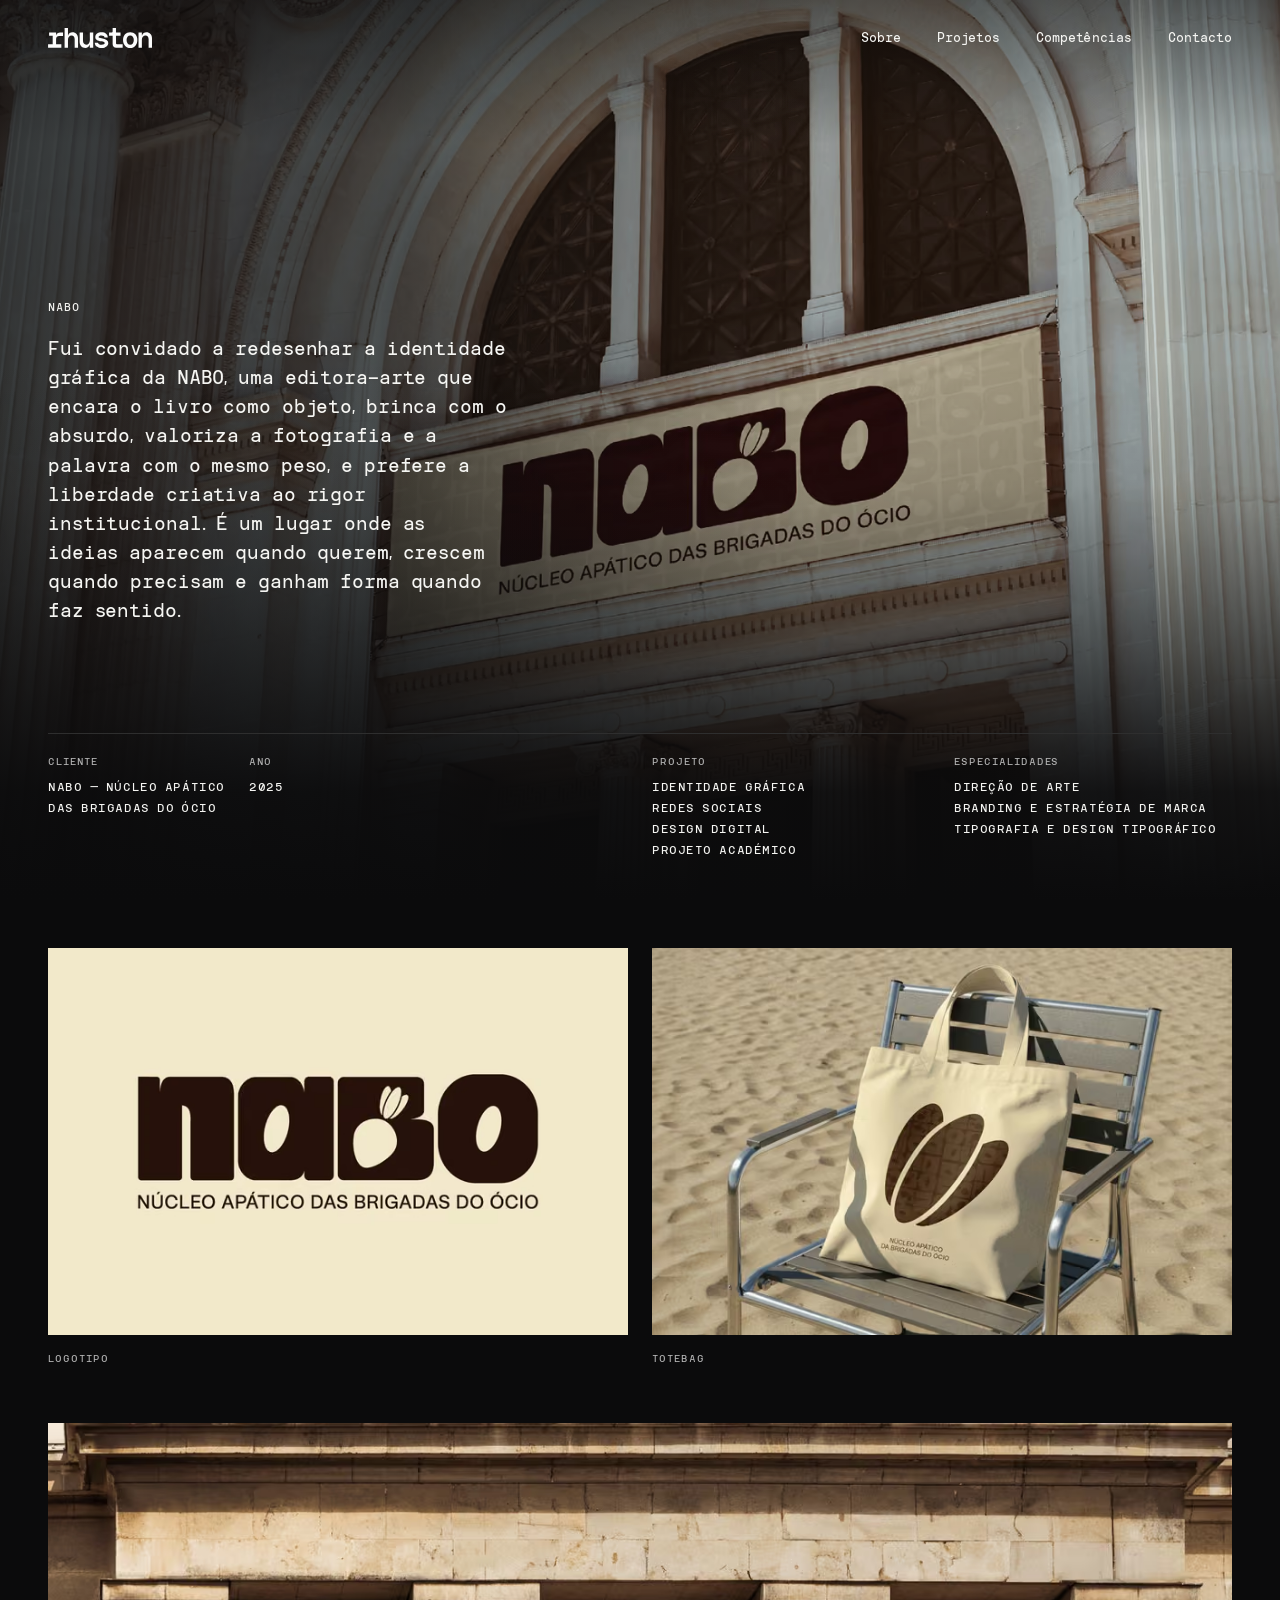
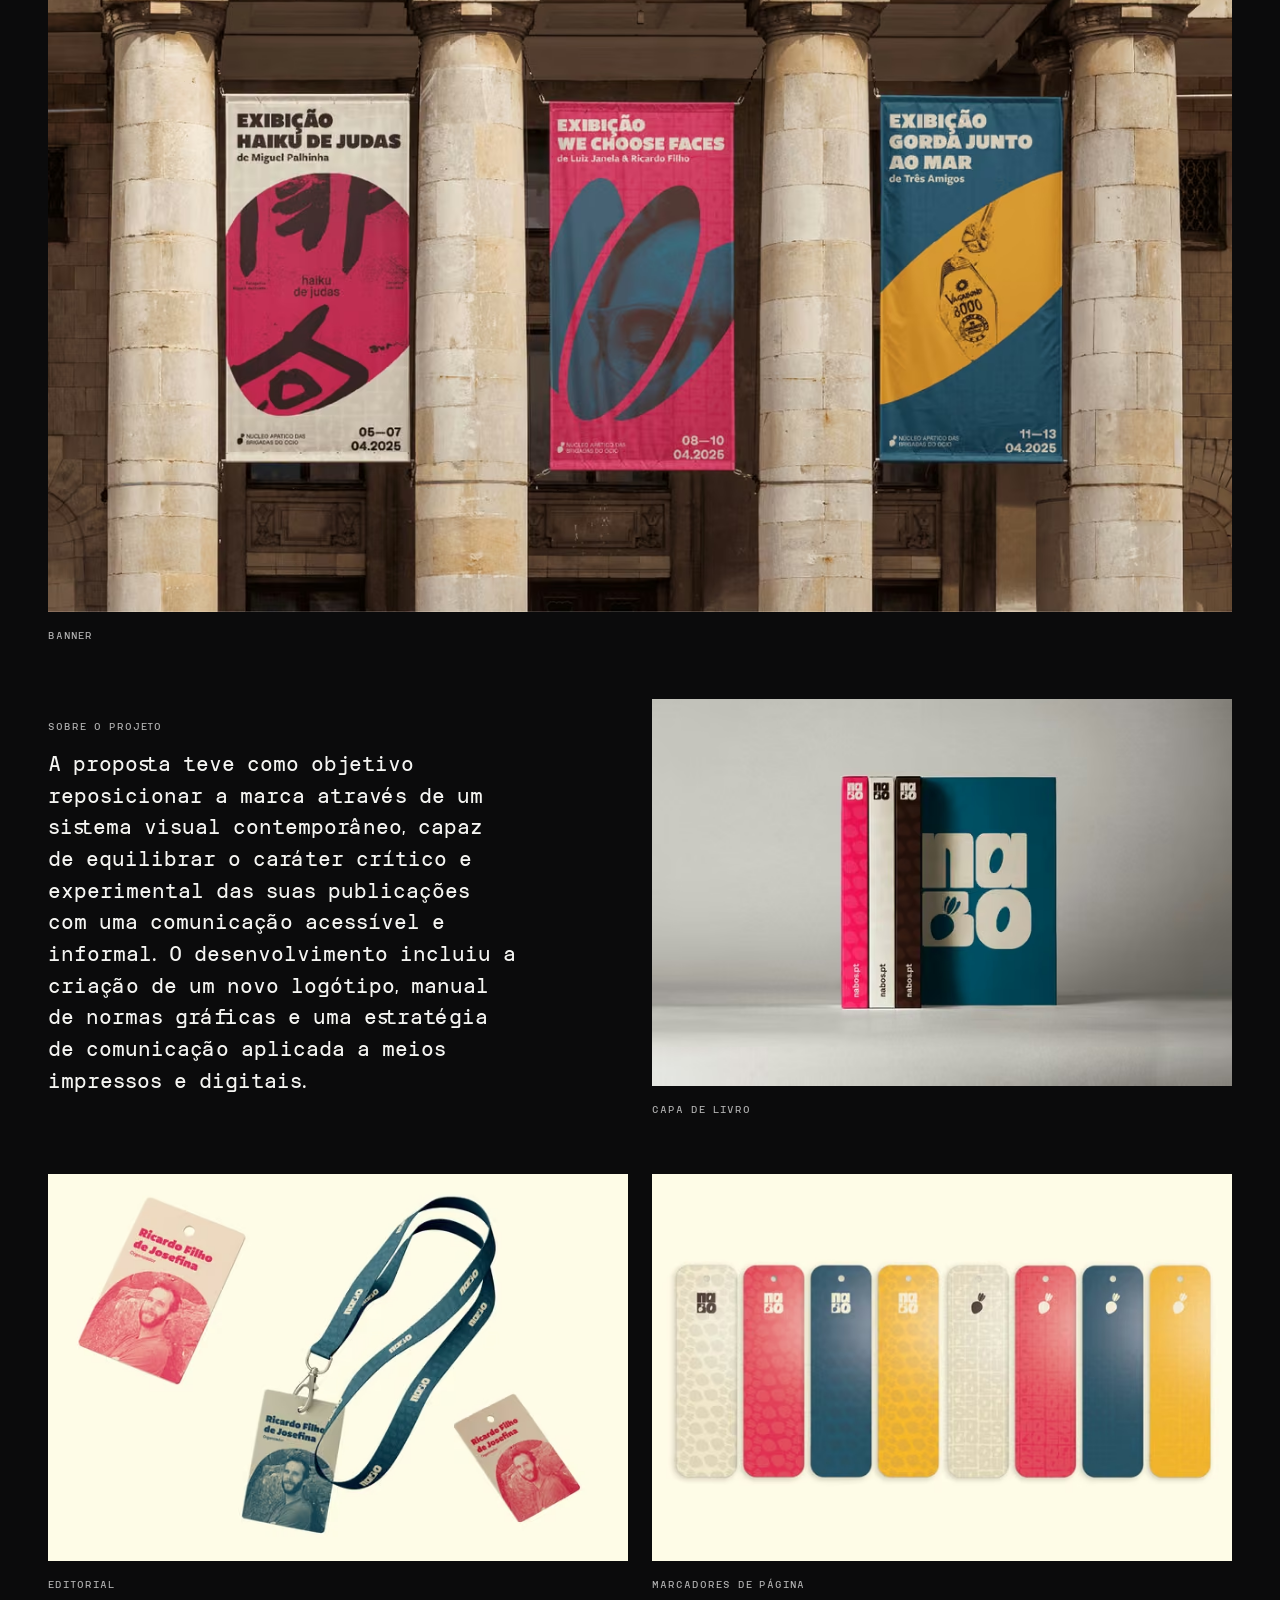
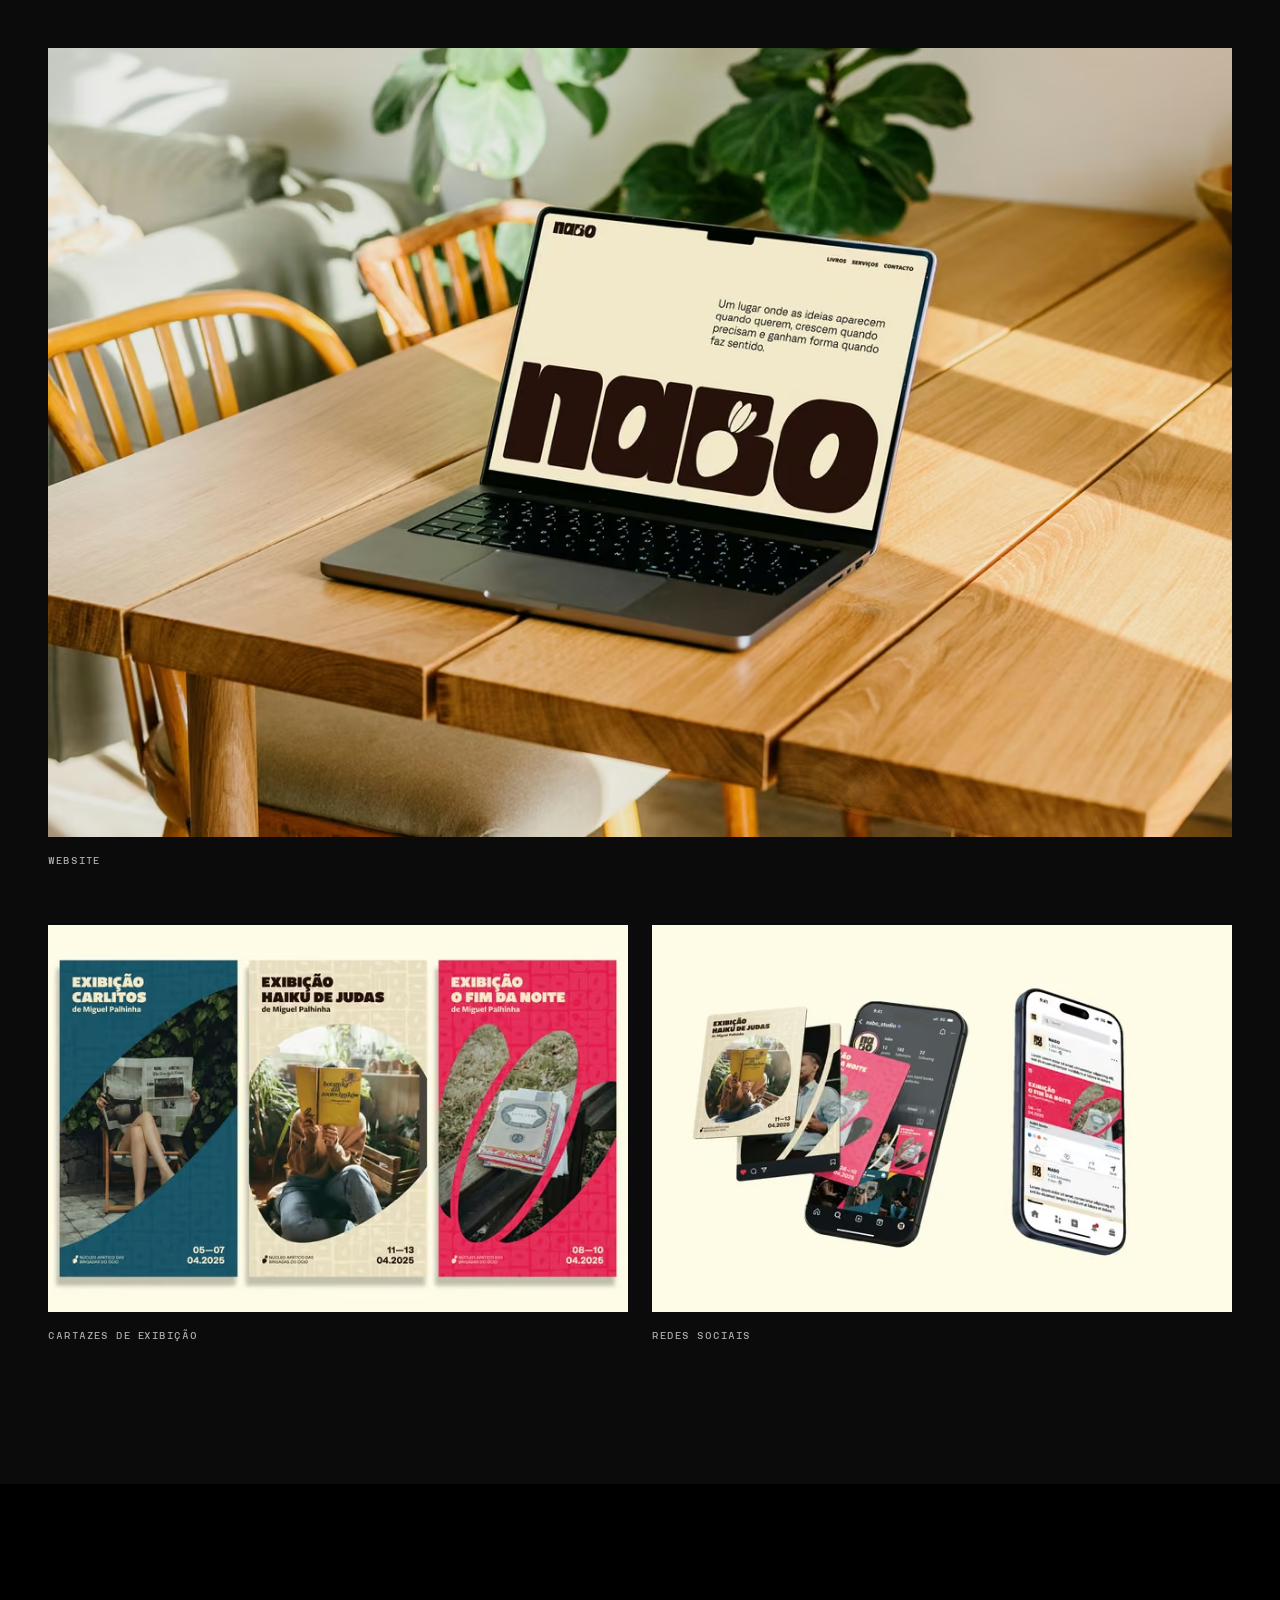
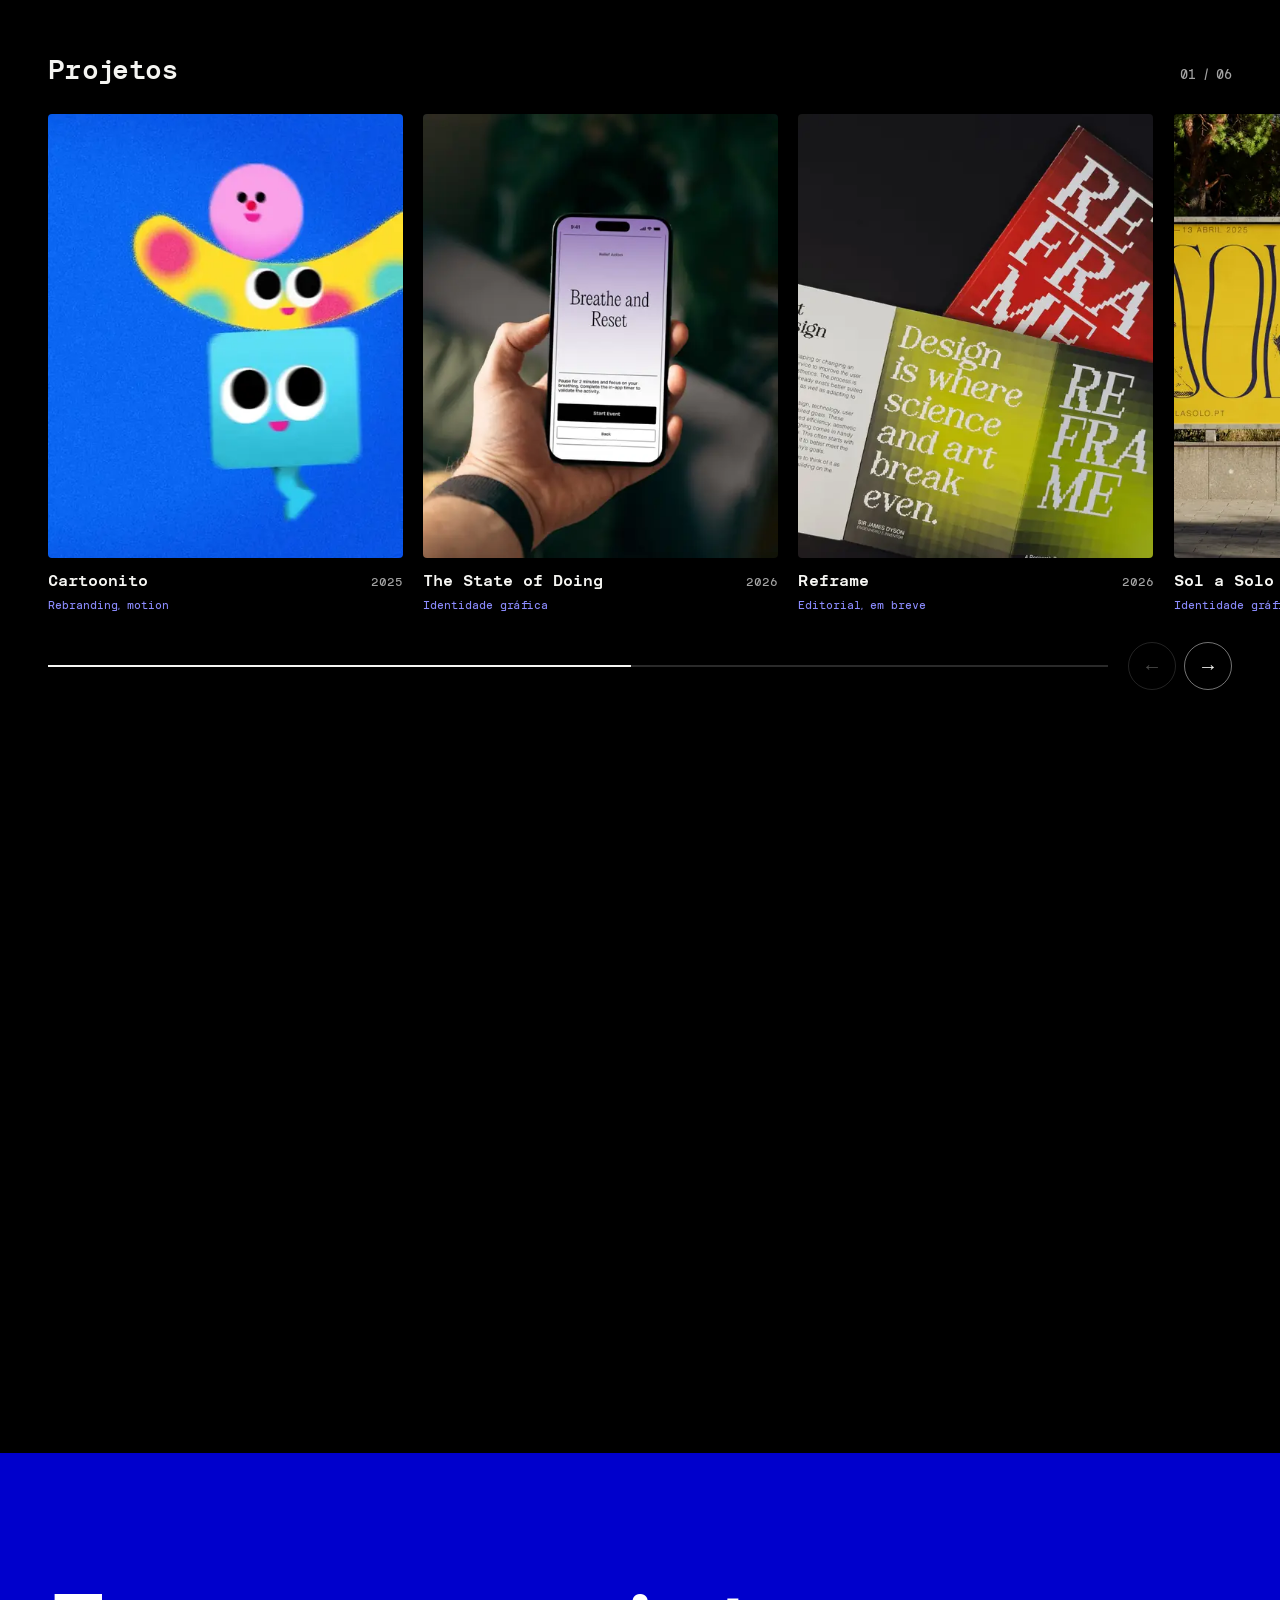
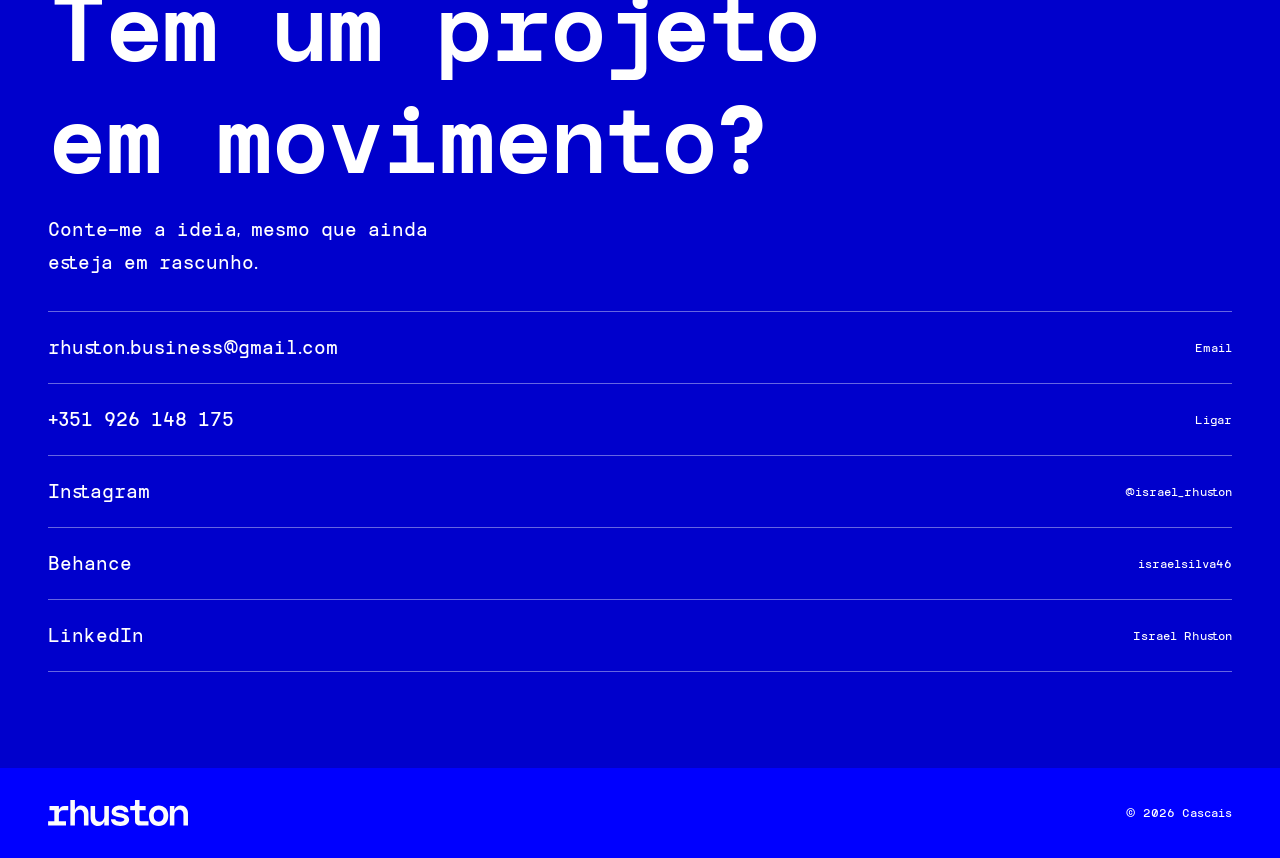
<file: nabo.html>
<!DOCTYPE html>
<html lang="pt-PT">
<head>
<meta charset="UTF-8">
<meta name="viewport" content="width=device-width, initial-scale=1, viewport-fit=cover">
<title>NABO — Israel Rhuston</title>
<meta name="description" content="Fui convidado a redesenhar a identidade gráfica da NABO, uma editora-arte que encara o livro como objeto, brinca com o absurdo, valoriza a fotografia e a…">
<meta name="theme-color" content="#0b0b0c">
<link rel="canonical" href="https://israelrhuston.design-etic.pt/nabo.html">
<meta property="og:type" content="article">
<meta property="og:locale" content="pt_PT">
<meta property="og:title" content="NABO — Israel Rhuston">
<meta property="og:description" content="Fui convidado a redesenhar a identidade gráfica da NABO, uma editora-arte que encara o livro como objeto, brinca com o absurdo, valoriza a fotografia e a…">
<meta property="og:url" content="https://israelrhuston.design-etic.pt/nabo.html">
<meta property="og:image" content="https://israelrhuston.design-etic.pt/assets/img/og-nabo.jpg">
<meta property="og:image:width" content="1200"><meta property="og:image:height" content="630">
<meta name="twitter:card" content="summary_large_image">
<link rel="icon" href="assets/svg/favicon.svg" type="image/svg+xml">
<link rel="apple-touch-icon" href="assets/img/apple-touch-icon.png">

<link rel="preload" as="image" type="image/avif" media="(min-width:900px)" imagesrcset="assets/img/hero-nabo-1200.avif 1200w, assets/img/hero-nabo-1600.avif 1600w" imagesizes="100vw" fetchpriority="high">
<link rel="preload" as="image" type="image/avif" media="(max-width:899px)" imagesrcset="assets/img/hero-nabo-m-480.avif 480w, assets/img/hero-nabo-m-780.avif 780w" imagesizes="100vw" fetchpriority="high">
<link rel="preload" href="assets/fonts/TRTINTERVAL-Medium.woff2" as="font" type="font/woff2" crossorigin>
<link rel="stylesheet" href="assets/styles.css">
<link rel="stylesheet" href="assets/case.css">
<link rel="stylesheet" href="assets/reveal.css">
<!-- Revelação: só esconde se houver JS e movimento permitido; se reveal.js não arrancar em 2,5 s, mostra tudo -->
<script>(function(d){if(matchMedia('(prefers-reduced-motion: reduce)').matches)return;d.classList.add('rv-on');setTimeout(function(){if(!window.__rv)d.classList.remove('rv-on')},2500)})(document.documentElement)</script>
<script type="application/ld+json">{"@context": "https://schema.org", "@type": "CreativeWork", "name": "NABO", "dateCreated": "2025", "inLanguage": "pt-PT", "description": "Fui convidado a redesenhar a identidade gráfica da NABO, uma editora-arte que encara o livro como objeto, brinca com o absurdo, valoriza a fotografia e a palavra com o mesmo peso, e prefere a liberdade criativa ao rigor institucional. É um lugar onde as ideias aparecem quando querem, crescem quando precisam e ganham forma quando faz sentido.", "image": "https://israelrhuston.design-etic.pt/assets/img/og-nabo.jpg", "url": "https://israelrhuston.design-etic.pt/nabo.html", "creator": {"@type": "Person", "name": "Israel Rhuston", "url": "https://israelrhuston.design-etic.pt/"}}</script>
</head>
<body class="case" style="--black:#0b0b0c;--bg:#0b0b0c;--bg-rgb:11 11 12;--ink:#f5f5f2;--mute:#b3b3b3;--line:#2e2e2e;--next-bg:#000;--next-mute:#a3a3a3;--next-line:#2a2a2a;--blue-ink:#8c8cff">
<a class="skip" href="#conteudo">Saltar para o conteúdo</a>

<header class="nav">
  <a class="nav__logo" href="index.html" aria-label="Israel Rhuston, início"><img src="assets/svg/logo-white.svg" alt="" width="104" height="19"></a>
  <nav class="nav__links" aria-label="Principal">
    <a href="index.html#sobre">Sobre</a><a href="index.html#projetos">Projetos</a><a href="index.html#competencias">Competências</a><a href="#contacto">Contacto</a>
  </nav>
  <button type="button" class="menu-btn" aria-expanded="false" aria-controls="menu"><span class="menu-btn__label">Menu</span><span class="menu-btn__icon" aria-hidden="true"></span></button>
</header>

<div class="menu" id="menu">
  <nav aria-label="Menu">
    <ul class="menu__list">
      <li><a href="index.html#sobre"><small>01</small>Sobre</a></li>
      <li><a href="index.html#projetos"><small>02</small>Projetos</a></li>
      <li><a href="index.html#competencias"><small>03</small>Competências</a></li>
      <li><a href="#contacto"><small>04</small>Contacto</a></li>
    </ul>
  </nav>
  <div class="menu__foot">
    <a href="mailto:rhuston.business@gmail.com">rhuston.business@gmail.com</a>
    <a href="tel:+351926148175">+351&nbsp;926&nbsp;148&nbsp;175</a>
    <div class="menu__social">
      <a href="https://www.instagram.com/israel_rhuston" rel="noopener" target="_blank">Instagram</a>
      <a href="https://www.behance.net/israelsilva46" rel="noopener" target="_blank">Behance</a>
      <a href="https://www.linkedin.com/in/israel-rhuston-silva-551280191" rel="noopener" target="_blank">LinkedIn</a>
    </div>
  </div>
</div>

<main id="conteudo">
  <section class="ph" aria-labelledby="ph-t">
    <picture class="ph__media">
      <source media="(max-width:899px)" type="image/avif" srcset="assets/img/hero-nabo-m-480.avif 480w, assets/img/hero-nabo-m-780.avif 780w" sizes="100vw">
      <source media="(max-width:899px)" type="image/webp" srcset="assets/img/hero-nabo-m-480.webp 480w, assets/img/hero-nabo-m-780.webp 780w" sizes="100vw">
      <source type="image/avif" srcset="assets/img/hero-nabo-800.avif 800w, assets/img/hero-nabo-1200.avif 1200w, assets/img/hero-nabo-1600.avif 1600w" sizes="100vw">
      <img src="assets/img/hero-nabo-1200.webp" srcset="assets/img/hero-nabo-800.webp 800w, assets/img/hero-nabo-1200.webp 1200w, assets/img/hero-nabo-1600.webp 1600w" sizes="100vw" width="1600" height="1067" alt="Fachada de edifício clássico com a placa da identidade NABO" fetchpriority="high">
    </picture>
    <div class="ph__shade" aria-hidden="true"></div>
    <div class="ph__grid g12">
      <div class="ph__about">
        <h1 class="ph__name" id="ph-t" data-reveal="soft">NABO</h1>
        <p class="ph__lede" data-reveal="soft">Fui convidado a redesenhar a identidade gráfica da NABO, uma editora-arte que encara o livro como objeto, brinca com o absurdo, valoriza a fotografia e a palavra com o mesmo peso, e prefere a liberdade criativa ao rigor institucional. É um lugar onde as ideias aparecem quando querem, crescem quando precisam e ganham forma quando faz sentido.</p>
      </div>
      <dl class="ph__meta g12">
        <div class="ph__m ph__m--client" data-reveal><dt>Cliente</dt><dd>NABO — Núcleo Apático das Brigadas do Ócio</dd></div>
        <div class="ph__m ph__m--year" data-reveal><dt>Ano</dt><dd>2025</dd></div>
        <div class="ph__m ph__m--project" data-reveal><dt>Projeto</dt><dd><ul><li>Identidade gráfica</li><li>Redes sociais</li><li>Design digital</li><li>Projeto académico</li></ul></dd></div>
        <div class="ph__m ph__m--spec" data-reveal><dt>Especialidades</dt><dd><ul><li>Direção de arte</li><li>Branding e estratégia de marca</li><li>Tipografia e design tipográfico</li></ul></dd></div>
      </dl>
    </div>
  </section>

  <section class="pg g12" id="galeria" aria-label="Galeria do projeto">
    <figure class="pg__item pg__item--s" data-reveal>
      <div class="pg__img"><picture><source type="image/avif" srcset="assets/img/g-nabo-01-640.avif 640w, assets/img/g-nabo-01-960.avif 960w, assets/img/g-nabo-01-1280.avif 1280w" sizes="(min-width:900px) calc(50vw - 60px), calc(100vw - 40px)"><source type="image/webp" srcset="assets/img/g-nabo-01-640.webp 640w, assets/img/g-nabo-01-960.webp 960w, assets/img/g-nabo-01-1280.webp 1280w" sizes="(min-width:900px) calc(50vw - 60px), calc(100vw - 40px)"><img src="assets/img/g-nabo-01-960.webp" width="1280" height="853" alt="NABO, logotipo" loading="lazy" decoding="async"></picture></div>
      <figcaption>Logotipo</figcaption>
    </figure>
    <figure class="pg__item pg__item--s" data-reveal>
      <div class="pg__img"><picture><source type="image/avif" srcset="assets/img/g-nabo-08-640.avif 640w, assets/img/g-nabo-08-960.avif 960w, assets/img/g-nabo-08-1280.avif 1280w" sizes="(min-width:900px) calc(50vw - 60px), calc(100vw - 40px)"><source type="image/webp" srcset="assets/img/g-nabo-08-640.webp 640w, assets/img/g-nabo-08-960.webp 960w, assets/img/g-nabo-08-1280.webp 1280w" sizes="(min-width:900px) calc(50vw - 60px), calc(100vw - 40px)"><img src="assets/img/g-nabo-08-960.webp" width="1280" height="853" alt="NABO, totebag" loading="lazy" decoding="async"></picture></div>
      <figcaption>Totebag</figcaption>
    </figure>
    <figure class="pg__item pg__item--b" data-reveal>
      <div class="pg__img"><picture><source type="image/avif" srcset="assets/img/g-nabo-05-640.avif 640w, assets/img/g-nabo-05-960.avif 960w, assets/img/g-nabo-05-1280.avif 1280w" sizes="(min-width:900px) calc(100vw - 96px), calc(100vw - 40px)"><source type="image/webp" srcset="assets/img/g-nabo-05-640.webp 640w, assets/img/g-nabo-05-960.webp 960w, assets/img/g-nabo-05-1280.webp 1280w" sizes="(min-width:900px) calc(100vw - 96px), calc(100vw - 40px)"><img src="assets/img/g-nabo-05-960.webp" width="1280" height="853" alt="NABO, banner" loading="lazy" decoding="async"></picture></div>
      <figcaption>Banner</figcaption>
    </figure>
    <div class="pg__text">
      <h2 data-reveal="soft">Sobre o projeto</h2>
      <p data-reveal="soft">A proposta teve como objetivo reposicionar a marca através de um sistema visual contemporâneo, capaz de equilibrar o caráter crítico e experimental das suas publicações com uma comunicação acessível e informal. O desenvolvimento incluiu a criação de um novo logótipo, manual de normas gráficas e uma estratégia de comunicação aplicada a meios impressos e digitais.</p>
    </div>
    <figure class="pg__item pg__item--s" data-reveal>
      <div class="pg__img"><picture><source type="image/avif" srcset="assets/img/g-nabo-06-640.avif 640w, assets/img/g-nabo-06-960.avif 960w, assets/img/g-nabo-06-1280.avif 1280w" sizes="(min-width:900px) calc(50vw - 60px), calc(100vw - 40px)"><source type="image/webp" srcset="assets/img/g-nabo-06-640.webp 640w, assets/img/g-nabo-06-960.webp 960w, assets/img/g-nabo-06-1280.webp 1280w" sizes="(min-width:900px) calc(50vw - 60px), calc(100vw - 40px)"><img src="assets/img/g-nabo-06-960.webp" width="1280" height="853" alt="NABO, capa de livro" loading="lazy" decoding="async"></picture></div>
      <figcaption>Capa de livro</figcaption>
    </figure>
    <figure class="pg__item pg__item--s" data-reveal>
      <div class="pg__img"><picture><source type="image/avif" srcset="assets/img/g-nabo-03-640.avif 640w, assets/img/g-nabo-03-960.avif 960w, assets/img/g-nabo-03-1280.avif 1280w" sizes="(min-width:900px) calc(50vw - 60px), calc(100vw - 40px)"><source type="image/webp" srcset="assets/img/g-nabo-03-640.webp 640w, assets/img/g-nabo-03-960.webp 960w, assets/img/g-nabo-03-1280.webp 1280w" sizes="(min-width:900px) calc(50vw - 60px), calc(100vw - 40px)"><img src="assets/img/g-nabo-03-960.webp" width="1280" height="853" alt="NABO, editorial" loading="lazy" decoding="async"></picture></div>
      <figcaption>Editorial</figcaption>
    </figure>
    <figure class="pg__item pg__item--s" data-reveal>
      <div class="pg__img"><picture><source type="image/avif" srcset="assets/img/g-nabo-02-640.avif 640w, assets/img/g-nabo-02-960.avif 960w, assets/img/g-nabo-02-1280.avif 1280w" sizes="(min-width:900px) calc(50vw - 60px), calc(100vw - 40px)"><source type="image/webp" srcset="assets/img/g-nabo-02-640.webp 640w, assets/img/g-nabo-02-960.webp 960w, assets/img/g-nabo-02-1280.webp 1280w" sizes="(min-width:900px) calc(50vw - 60px), calc(100vw - 40px)"><img src="assets/img/g-nabo-02-960.webp" width="1280" height="853" alt="NABO, marcadores de página" loading="lazy" decoding="async"></picture></div>
      <figcaption>Marcadores de página</figcaption>
    </figure>
    <figure class="pg__item pg__item--b" data-reveal>
      <div class="pg__img"><picture><source type="image/avif" srcset="assets/img/g-nabo-11-640.avif 640w, assets/img/g-nabo-11-960.avif 960w, assets/img/g-nabo-11-1280.avif 1280w" sizes="(min-width:900px) calc(100vw - 96px), calc(100vw - 40px)"><source type="image/webp" srcset="assets/img/g-nabo-11-640.webp 640w, assets/img/g-nabo-11-960.webp 960w, assets/img/g-nabo-11-1280.webp 1280w" sizes="(min-width:900px) calc(100vw - 96px), calc(100vw - 40px)"><img src="assets/img/g-nabo-11-960.webp" width="1280" height="853" alt="NABO, website" loading="lazy" decoding="async"></picture></div>
      <figcaption>Website</figcaption>
    </figure>
    <figure class="pg__item pg__item--s" data-reveal>
      <div class="pg__img"><picture><source type="image/avif" srcset="assets/img/g-nabo-09-640.avif 640w, assets/img/g-nabo-09-960.avif 960w, assets/img/g-nabo-09-1280.avif 1280w" sizes="(min-width:900px) calc(50vw - 60px), calc(100vw - 40px)"><source type="image/webp" srcset="assets/img/g-nabo-09-640.webp 640w, assets/img/g-nabo-09-960.webp 960w, assets/img/g-nabo-09-1280.webp 1280w" sizes="(min-width:900px) calc(50vw - 60px), calc(100vw - 40px)"><img src="assets/img/g-nabo-09-960.webp" width="1280" height="853" alt="NABO, cartazes de exibição" loading="lazy" decoding="async"></picture></div>
      <figcaption>Cartazes de exibição</figcaption>
    </figure>
    <figure class="pg__item pg__item--s" data-reveal>
      <div class="pg__img"><picture><source type="image/avif" srcset="assets/img/g-nabo-10-640.avif 640w, assets/img/g-nabo-10-960.avif 960w, assets/img/g-nabo-10-1280.avif 1280w" sizes="(min-width:900px) calc(50vw - 60px), calc(100vw - 40px)"><source type="image/webp" srcset="assets/img/g-nabo-10-640.webp 640w, assets/img/g-nabo-10-960.webp 960w, assets/img/g-nabo-10-1280.webp 1280w" sizes="(min-width:900px) calc(50vw - 60px), calc(100vw - 40px)"><img src="assets/img/g-nabo-10-960.webp" width="1280" height="853" alt="NABO, redes sociais" loading="lazy" decoding="async"></picture></div>
      <figcaption>Redes sociais</figcaption>
    </figure>
  </section>

  <section class="section projects projects--next" id="projetos" data-pin aria-roledescription="carrossel" aria-labelledby="more-t">
  <div class="projects__pin">
    <div class="section__head" data-reveal><h2 class="section__title" id="more-t">Projetos</h2><span class="section__aside" data-count aria-live="polite">01 / 06</span></div>
    <div class="track" tabindex="0" aria-label="Lista de projetos, deslize para o lado">
      <a class="card" href="cartoonito.html">
        <div class="card__img"><img loading="lazy" decoding="async" src="assets/img/card-cartoonito-480.webp" srcset="assets/img/card-cartoonito-480.webp 480w, assets/img/card-cartoonito-800.webp 800w" sizes="(min-width:900px) 28vw, 84vw" width="480" height="600" alt="Mascote do Cartoonito animado sobre fundo azul"></div>
        <div class="card__cap"><div><div class="card__title">Cartoonito</div><span class="card__tag">Rebranding, motion</span></div><div class="card__meta">2025</div></div>
      </a>
      <a class="card" href="state-of-doing.html">
        <div class="card__img"><img loading="lazy" decoding="async" src="assets/img/card-state-of-doing-480.webp" srcset="assets/img/card-state-of-doing-480.webp 480w, assets/img/card-state-of-doing-800.webp 800w" sizes="(min-width:900px) 28vw, 84vw" width="480" height="600" alt="Mão a segurar telemóvel com a app The State of Doing"></div>
        <div class="card__cap"><div><div class="card__title">The State of Doing</div><span class="card__tag">Identidade gráfica</span></div><div class="card__meta">2026</div></div>
      </a>
      <div class="card" role="group" aria-label="Reframe, em breve">
        <div class="card__img"><img loading="lazy" decoding="async" src="assets/img/card-reframe-480.webp" srcset="assets/img/card-reframe-480.webp 480w, assets/img/card-reframe-800.webp 800w" sizes="(min-width:900px) 28vw, 84vw" width="480" height="600" alt="Revista Reframe aberta"></div>
        <div class="card__cap"><div><div class="card__title">Reframe</div><span class="card__tag">Editorial, em breve</span></div><div class="card__meta">2026</div></div>
      </div>
      <a class="card" href="sol-a-solo.html">
        <div class="card__img"><img loading="lazy" decoding="async" src="assets/img/card-sol-a-solo-480.webp" srcset="assets/img/card-sol-a-solo-480.webp 480w, assets/img/card-sol-a-solo-800.webp 800w" sizes="(min-width:900px) 28vw, 84vw" width="480" height="600" alt="Outdoor amarelo Sol a Solo"></div>
        <div class="card__cap"><div><div class="card__title">Sol a Solo</div><span class="card__tag">Identidade gráfica</span></div><div class="card__meta">2025</div></div>
      </a>
      <a class="card" href="uniapy.html">
        <div class="card__img"><img loading="lazy" decoding="async" src="assets/img/card-uniapy-480.webp" srcset="assets/img/card-uniapy-480.webp 480w, assets/img/card-uniapy-800.webp 800w" sizes="(min-width:900px) 28vw, 84vw" width="480" height="600" alt="Ícone da app UNIAPY no ecrã do telemóvel"></div>
        <div class="card__cap"><div><div class="card__title">UNIAPY</div><span class="card__tag">App mobile</span></div><div class="card__meta">2025</div></div>
      </a>
      <a class="card" href="ways-of-seeing.html">
        <div class="card__img"><img loading="lazy" decoding="async" src="assets/img/card-ways-of-seeing-480.webp" srcset="assets/img/card-ways-of-seeing-480.webp 480w, assets/img/card-ways-of-seeing-800.webp 800w" sizes="(min-width:900px) 28vw, 84vw" width="480" height="600" alt="Páginas impressas de Ways of Seeing"></div>
        <div class="card__cap"><div><div class="card__title">Ways of Seeing</div><span class="card__tag">Identidade gráfica</span></div><div class="card__meta">2024</div></div>
      </a>
    </div>
    <div class="track-ctrl" data-reveal="fade">
      <div class="progress" aria-hidden="true"><span></span></div>
      <div class="arrows"><button type="button" class="arrow" data-prev aria-label="Projeto anterior">&#8592;</button><button type="button" class="arrow" data-next aria-label="Projeto seguinte">&#8594;</button></div>
    </div>
  </div>
  </section>
</main>

<footer class="footer" id="contacto" aria-labelledby="contacto-t">
  <div class="footer__cta">
    <h2 class="contact__big" id="contacto-t">Tem um projeto em movimento?</h2>
    <p class="contact__line">Conte-me a ideia, mesmo que ainda esteja em rascunho.</p>
    <nav class="contact__links" aria-label="Contacto e redes sociais">
      <a href="mailto:rhuston.business@gmail.com"><span>rhuston.business@gmail.com</span><span>Email</span></a>
      <a href="tel:+351926148175"><span>+351&nbsp;926&nbsp;148&nbsp;175</span><span>Ligar</span></a>
      <a href="https://www.instagram.com/israel_rhuston" rel="noopener" target="_blank"><span>Instagram</span><span>@israel_rhuston</span></a>
      <a href="https://www.behance.net/israelsilva46" rel="noopener" target="_blank"><span>Behance</span><span>israelsilva46</span></a>
      <a href="https://www.linkedin.com/in/israel-rhuston-silva-551280191" rel="noopener" target="_blank"><span>LinkedIn</span><span>Israel Rhuston</span></a>
    </nav>
  </div>
  <div class="footer__base">
    <img src="assets/svg/logo-white.svg" alt="Rhuston" width="140" height="26" loading="lazy">
    <span>© 2026 Cascais</span>
  </div>
</footer>
<script src="assets/main.js" defer></script>
<script src="assets/pin.js" defer></script>
<script src="assets/reveal.js" defer></script>
</body>
</html>
</file>
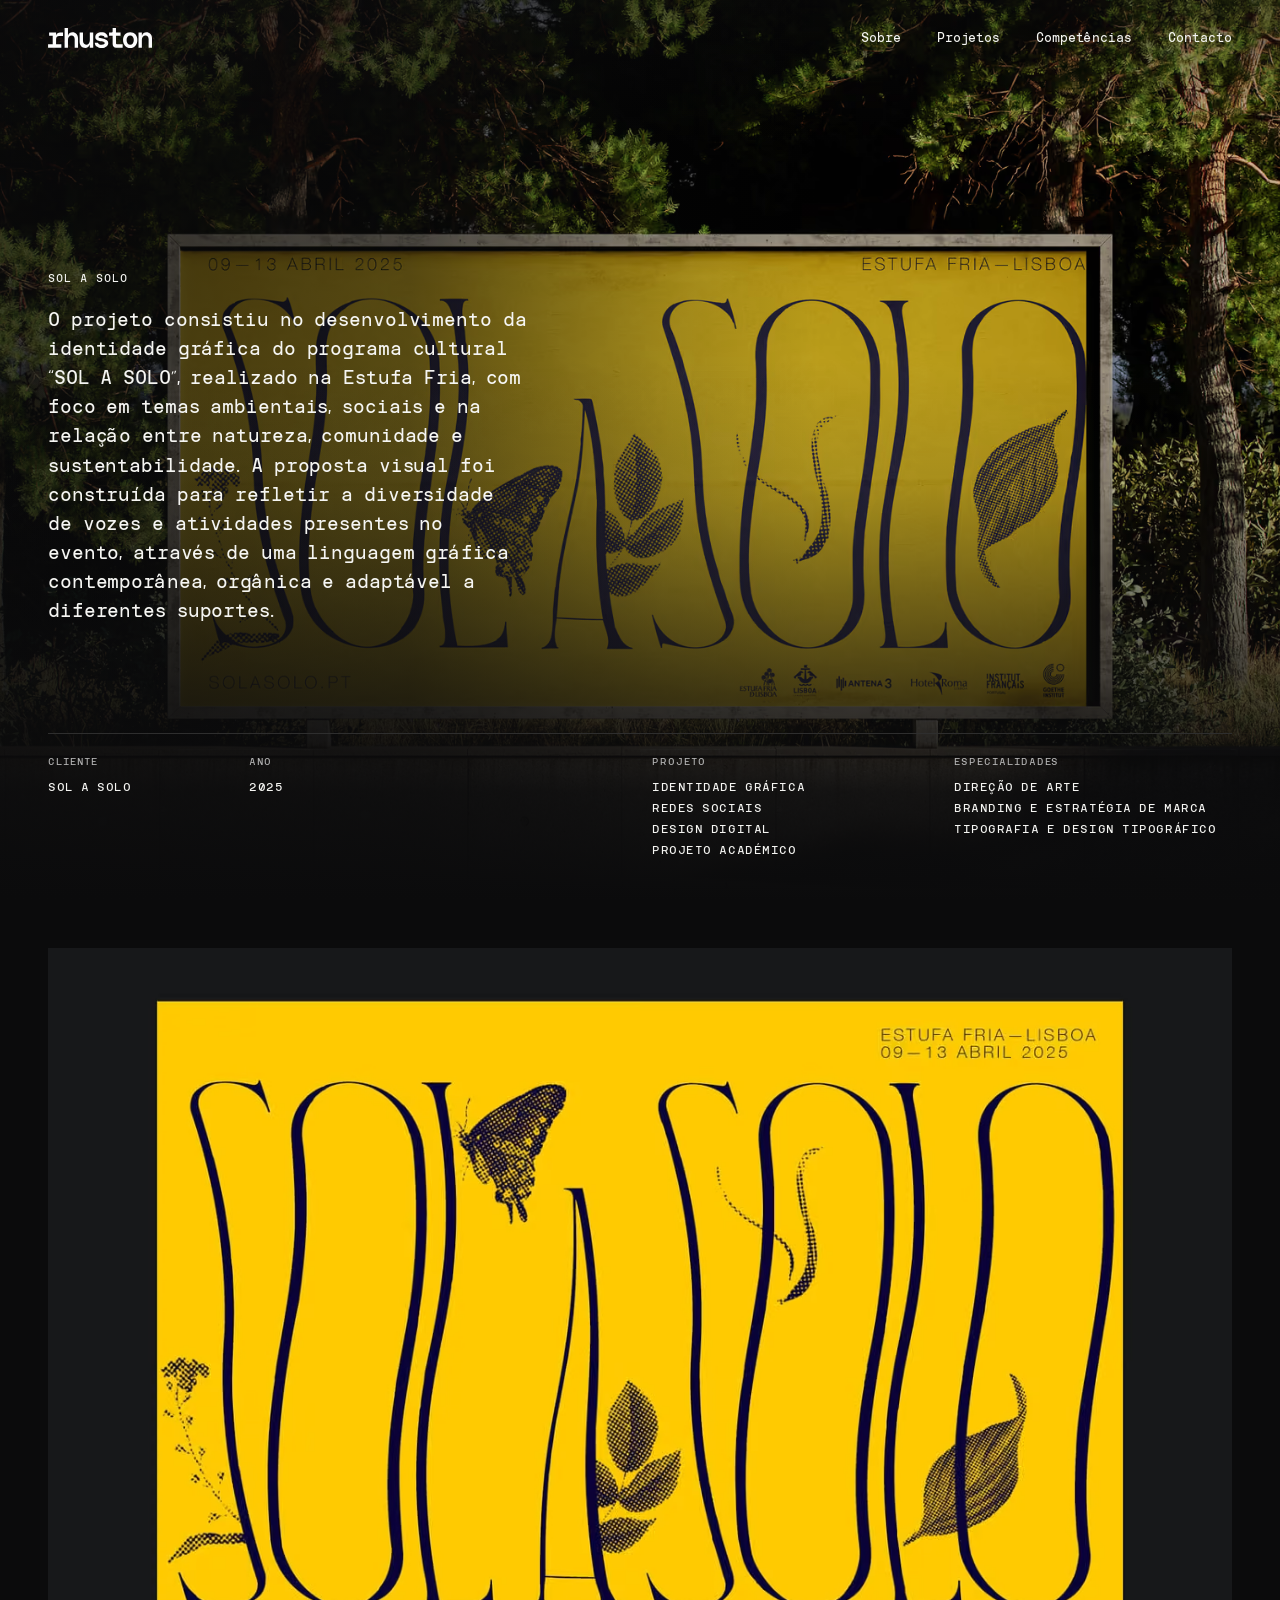
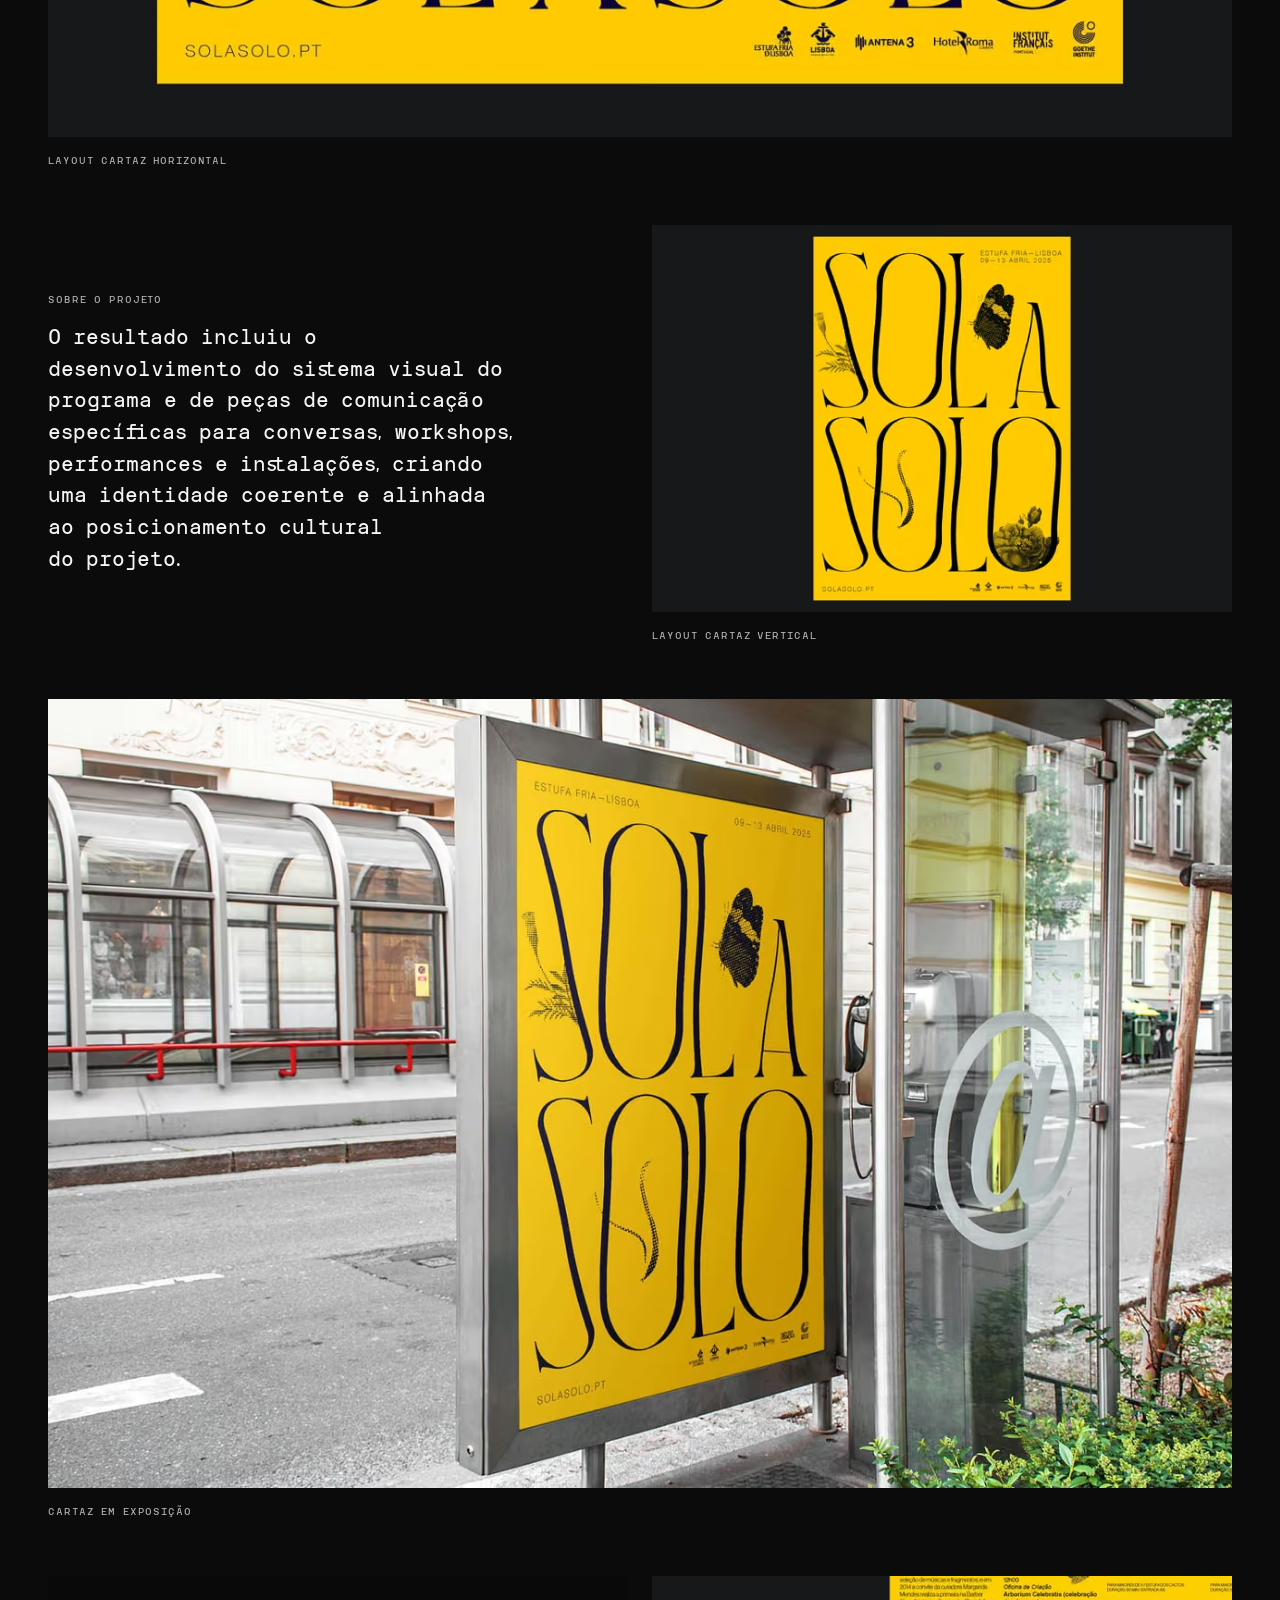
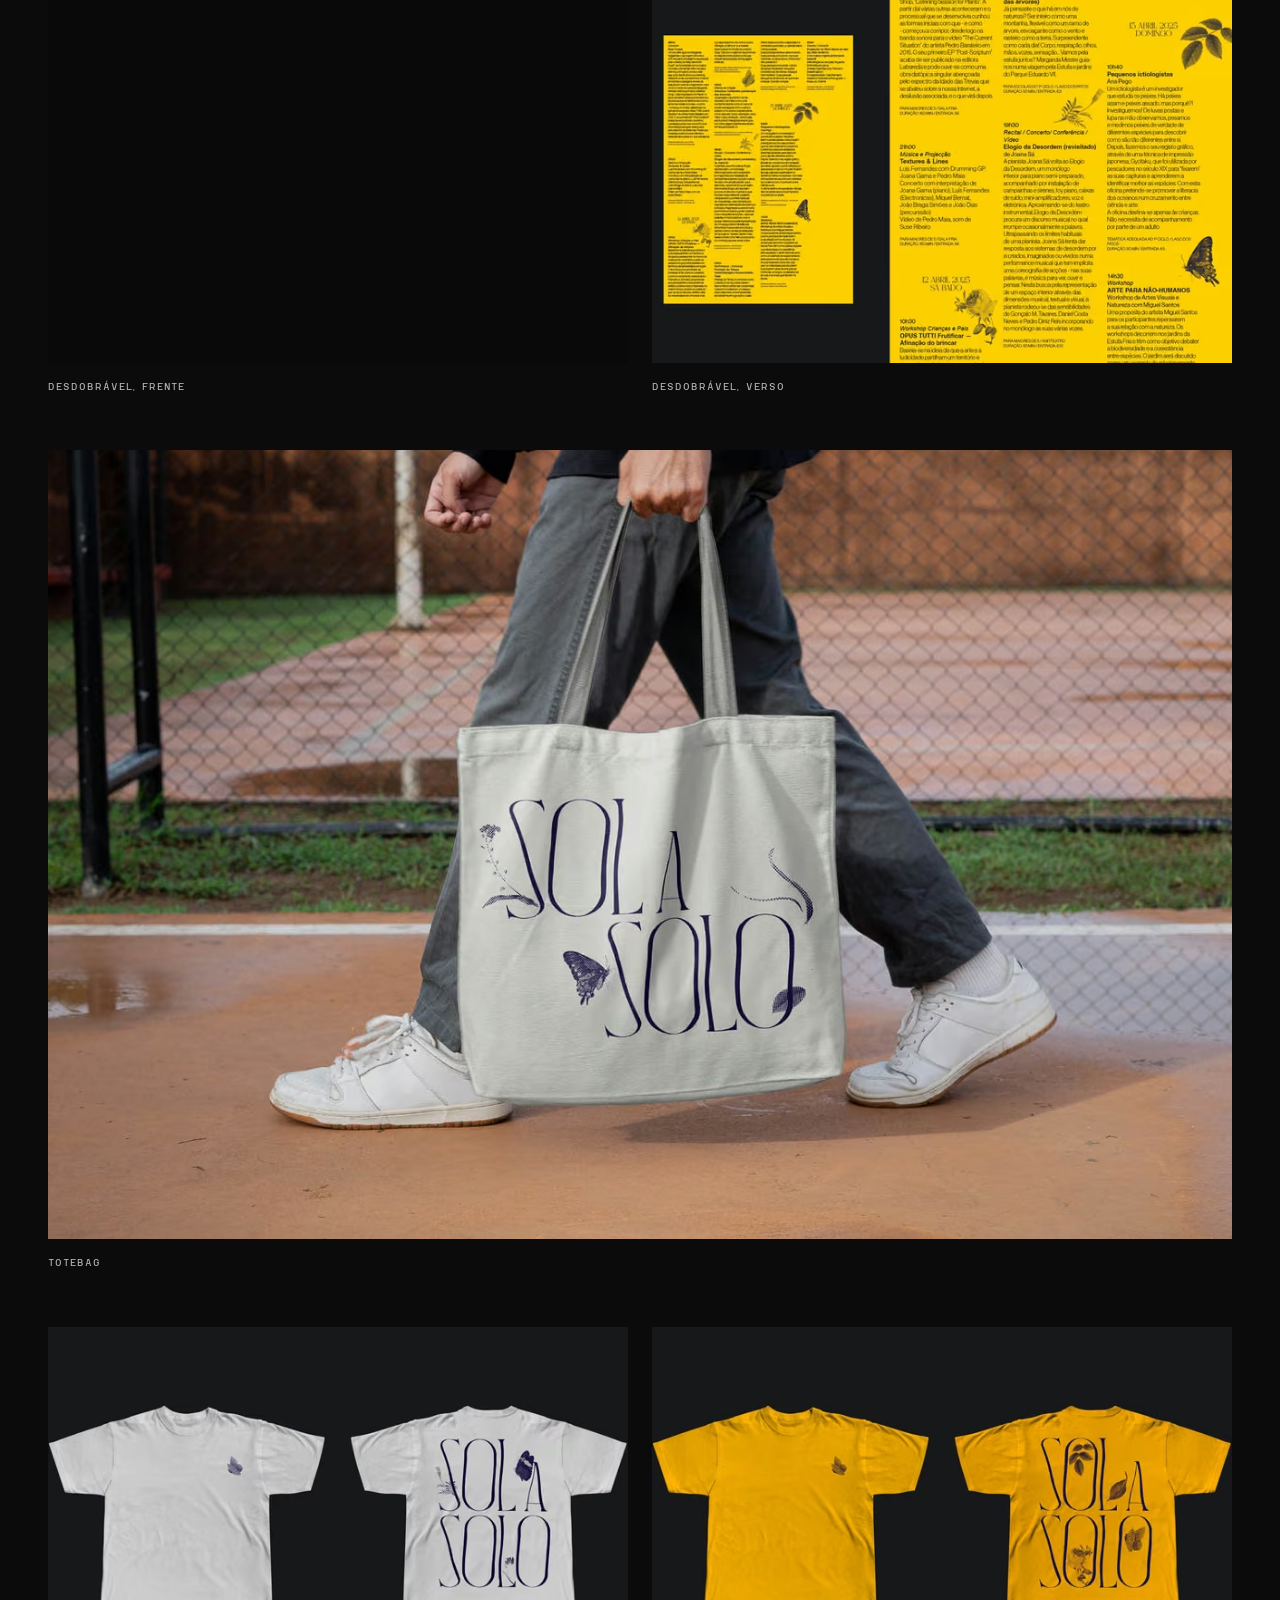
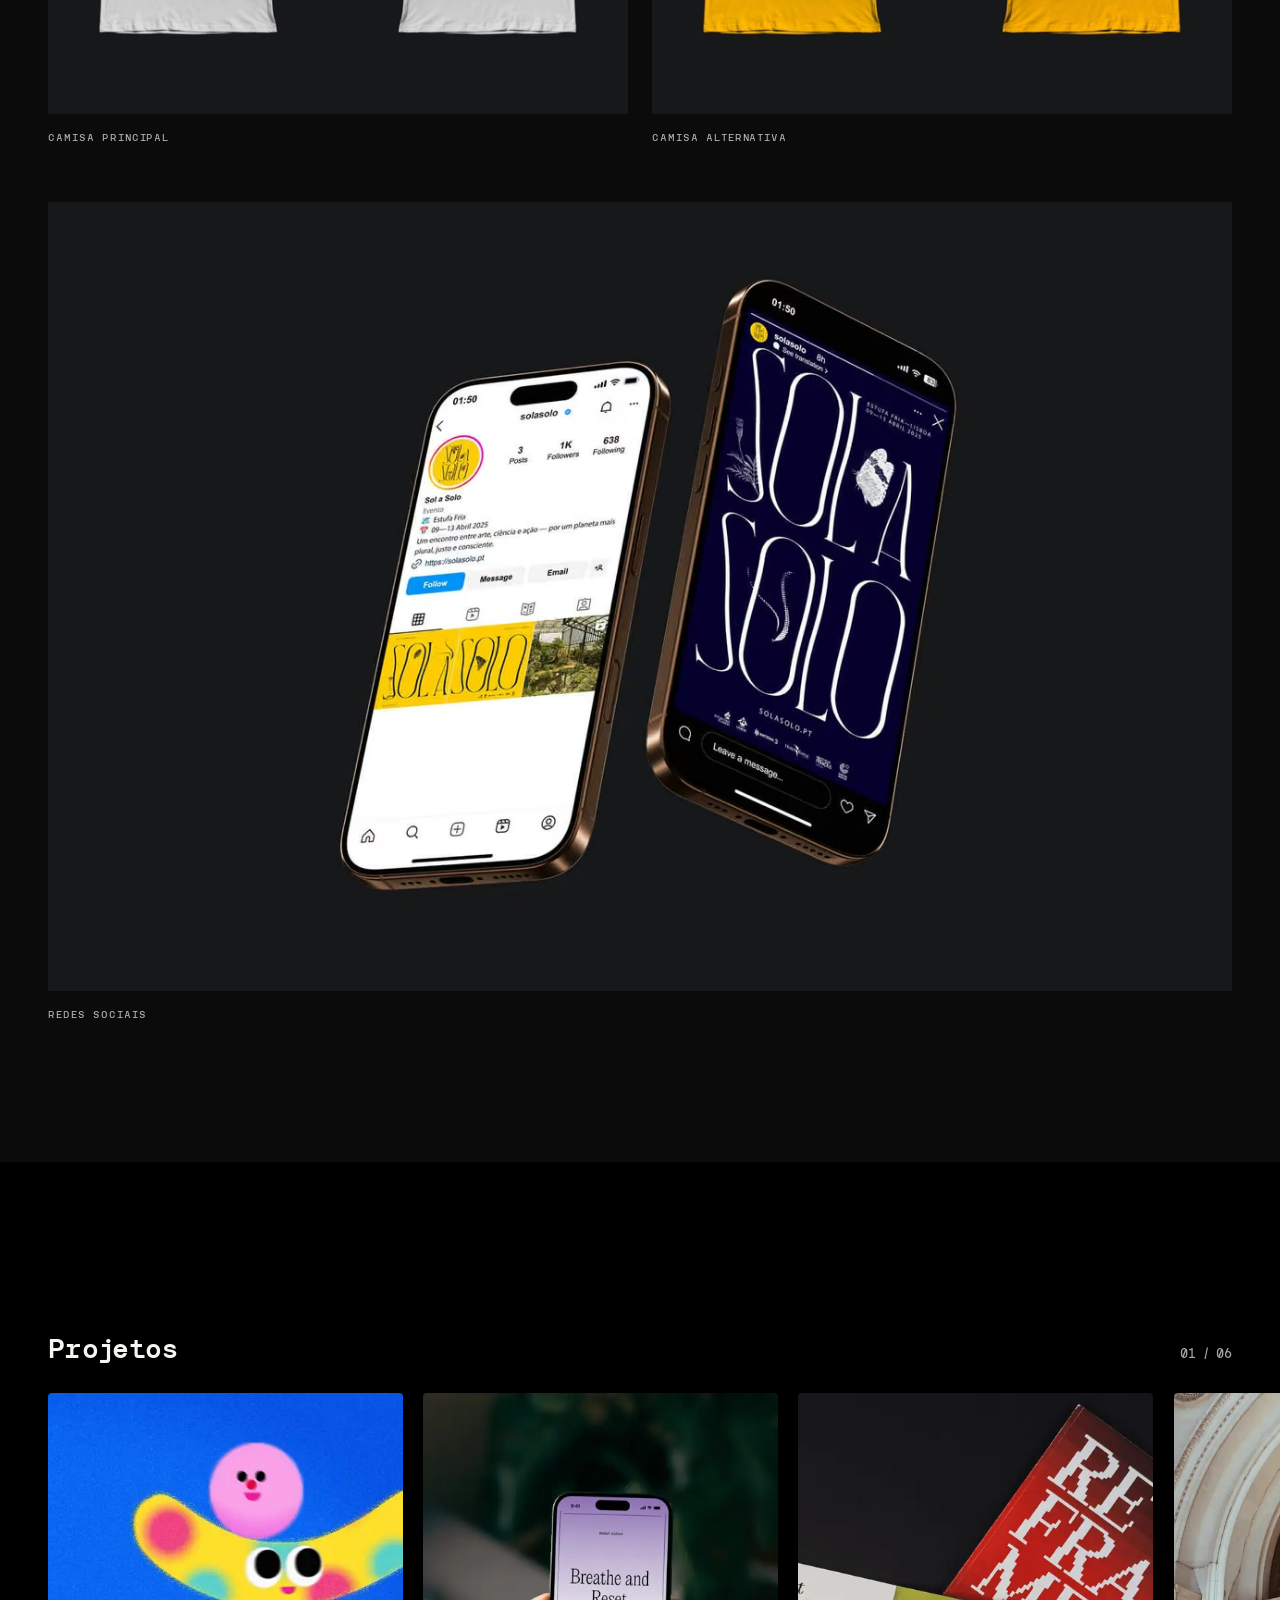
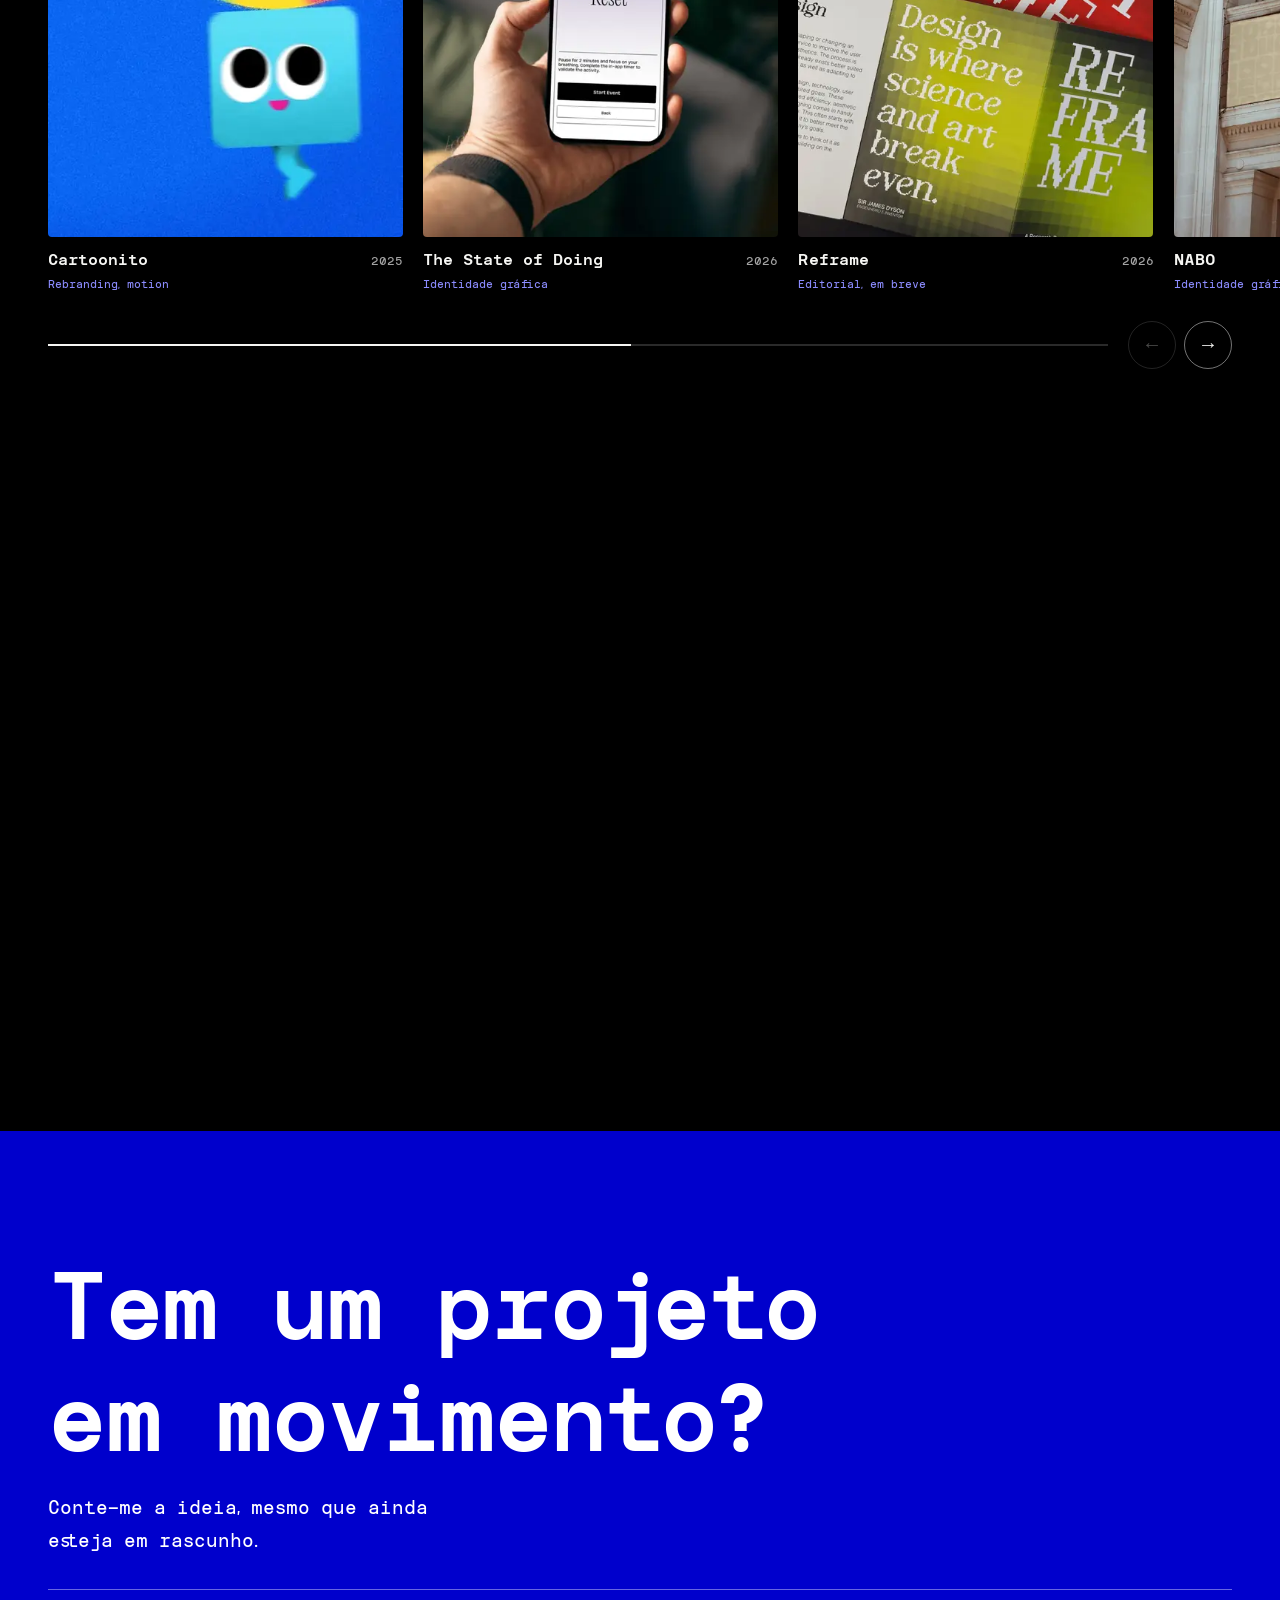
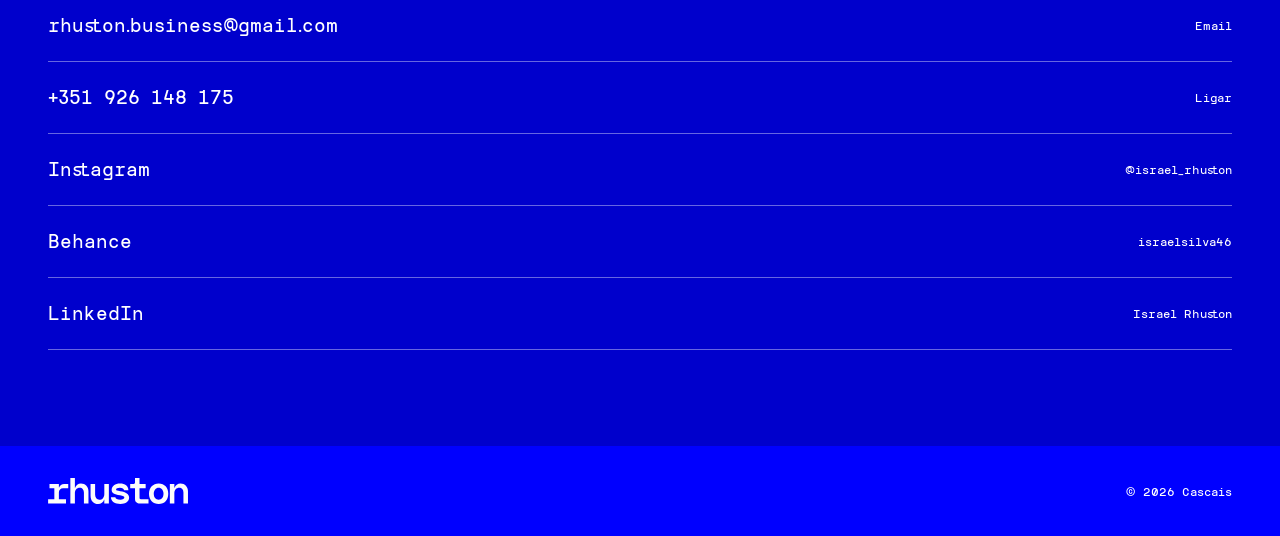
<file: sol-a-solo.html>
<!DOCTYPE html>
<html lang="pt-PT">
<head>
<meta charset="UTF-8">
<meta name="viewport" content="width=device-width, initial-scale=1, viewport-fit=cover">
<title>Sol a Solo — Israel Rhuston</title>
<meta name="description" content="O projeto consistiu no desenvolvimento da identidade gráfica do programa cultural “SOL A SOLO”, realizado na Estufa Fria, com foco em temas ambientais,…">
<meta name="theme-color" content="#0b0b0c">
<link rel="canonical" href="https://israelrhuston.design-etic.pt/sol-a-solo.html">
<meta property="og:type" content="article">
<meta property="og:locale" content="pt_PT">
<meta property="og:title" content="Sol a Solo — Israel Rhuston">
<meta property="og:description" content="O projeto consistiu no desenvolvimento da identidade gráfica do programa cultural “SOL A SOLO”, realizado na Estufa Fria, com foco em temas ambientais,…">
<meta property="og:url" content="https://israelrhuston.design-etic.pt/sol-a-solo.html">
<meta property="og:image" content="https://israelrhuston.design-etic.pt/assets/img/og-sol-a-solo.jpg">
<meta property="og:image:width" content="1200"><meta property="og:image:height" content="630">
<meta name="twitter:card" content="summary_large_image">
<link rel="icon" href="assets/svg/favicon.svg" type="image/svg+xml">
<link rel="apple-touch-icon" href="assets/img/apple-touch-icon.png">

<link rel="preload" as="image" type="image/avif" media="(min-width:900px)" imagesrcset="assets/img/hero-sol-a-solo-1200.avif 1200w, assets/img/hero-sol-a-solo-1600.avif 1600w, assets/img/hero-sol-a-solo-2400.avif 2400w" imagesizes="100vw" fetchpriority="high">
<link rel="preload" as="image" type="image/avif" media="(max-width:899px)" imagesrcset="assets/img/hero-sol-a-solo-m-480.avif 480w, assets/img/hero-sol-a-solo-m-780.avif 780w" imagesizes="100vw" fetchpriority="high">
<link rel="preload" href="assets/fonts/TRTINTERVAL-Medium.woff2" as="font" type="font/woff2" crossorigin>
<link rel="stylesheet" href="assets/styles.css">
<link rel="stylesheet" href="assets/case.css">
<link rel="stylesheet" href="assets/reveal.css">
<!-- Revelação: só esconde se houver JS e movimento permitido; se reveal.js não arrancar em 2,5 s, mostra tudo -->
<script>(function(d){if(matchMedia('(prefers-reduced-motion: reduce)').matches)return;d.classList.add('rv-on');setTimeout(function(){if(!window.__rv)d.classList.remove('rv-on')},2500)})(document.documentElement)</script>
<script type="application/ld+json">{"@context": "https://schema.org", "@type": "CreativeWork", "name": "Sol a Solo", "dateCreated": "2025", "inLanguage": "pt-PT", "description": "O projeto consistiu no desenvolvimento da identidade gráfica do programa cultural “SOL A SOLO”, realizado na Estufa Fria, com foco em temas ambientais, sociais e na relação entre natureza, comunidade e sustentabilidade. A proposta visual foi construída para refletir a diversidade de vozes e atividades presentes no evento, através de uma linguagem gráfica contemporânea, orgânica e adaptável a diferentes suportes.", "image": "https://israelrhuston.design-etic.pt/assets/img/og-sol-a-solo.jpg", "url": "https://israelrhuston.design-etic.pt/sol-a-solo.html", "creator": {"@type": "Person", "name": "Israel Rhuston", "url": "https://israelrhuston.design-etic.pt/"}}</script>
</head>
<body class="case" style="--black:#0b0b0c;--bg:#0b0b0c;--bg-rgb:11 11 12;--ink:#f5f5f2;--mute:#b3b3b3;--line:#2e2e2e;--next-bg:#000;--next-mute:#a3a3a3;--next-line:#2a2a2a;--blue-ink:#8c8cff">
<a class="skip" href="#conteudo">Saltar para o conteúdo</a>

<header class="nav">
  <a class="nav__logo" href="index.html" aria-label="Israel Rhuston, início"><img src="assets/svg/logo-white.svg" alt="" width="104" height="19"></a>
  <nav class="nav__links" aria-label="Principal">
    <a href="index.html#sobre">Sobre</a><a href="index.html#projetos">Projetos</a><a href="index.html#competencias">Competências</a><a href="#contacto">Contacto</a>
  </nav>
  <button type="button" class="menu-btn" aria-expanded="false" aria-controls="menu"><span class="menu-btn__label">Menu</span><span class="menu-btn__icon" aria-hidden="true"></span></button>
</header>

<div class="menu" id="menu">
  <nav aria-label="Menu">
    <ul class="menu__list">
      <li><a href="index.html#sobre"><small>01</small>Sobre</a></li>
      <li><a href="index.html#projetos"><small>02</small>Projetos</a></li>
      <li><a href="index.html#competencias"><small>03</small>Competências</a></li>
      <li><a href="#contacto"><small>04</small>Contacto</a></li>
    </ul>
  </nav>
  <div class="menu__foot">
    <a href="mailto:rhuston.business@gmail.com">rhuston.business@gmail.com</a>
    <a href="tel:+351926148175">+351&nbsp;926&nbsp;148&nbsp;175</a>
    <div class="menu__social">
      <a href="https://www.instagram.com/israel_rhuston" rel="noopener" target="_blank">Instagram</a>
      <a href="https://www.behance.net/israelsilva46" rel="noopener" target="_blank">Behance</a>
      <a href="https://www.linkedin.com/in/israel-rhuston-silva-551280191" rel="noopener" target="_blank">LinkedIn</a>
    </div>
  </div>
</div>

<main id="conteudo">
  <section class="ph" aria-labelledby="ph-t">
    <picture class="ph__media">
      <source media="(max-width:899px)" type="image/avif" srcset="assets/img/hero-sol-a-solo-m-480.avif 480w, assets/img/hero-sol-a-solo-m-780.avif 780w" sizes="100vw">
      <source media="(max-width:899px)" type="image/webp" srcset="assets/img/hero-sol-a-solo-m-480.webp 480w, assets/img/hero-sol-a-solo-m-780.webp 780w" sizes="100vw">
      <source type="image/avif" srcset="assets/img/hero-sol-a-solo-800.avif 800w, assets/img/hero-sol-a-solo-1200.avif 1200w, assets/img/hero-sol-a-solo-1600.avif 1600w, assets/img/hero-sol-a-solo-2400.avif 2400w" sizes="100vw">
      <img src="assets/img/hero-sol-a-solo-1200.webp" srcset="assets/img/hero-sol-a-solo-800.webp 800w, assets/img/hero-sol-a-solo-1200.webp 1200w, assets/img/hero-sol-a-solo-1600.webp 1600w" sizes="100vw" width="1600" height="1067" alt="Outdoor amarelo do Sol a Solo entre pinheiros" fetchpriority="high">
    </picture>
    <div class="ph__shade" aria-hidden="true"></div>
    <div class="ph__grid g12">
      <div class="ph__about">
        <h1 class="ph__name" id="ph-t" data-reveal="soft">Sol a Solo</h1>
        <p class="ph__lede" data-reveal="soft">O projeto consistiu no desenvolvimento da identidade gráfica do programa cultural “SOL A SOLO”, realizado na Estufa Fria, com foco em temas ambientais, sociais e na relação entre natureza, comunidade e sustentabilidade. A proposta visual foi construída para refletir a diversidade de vozes e atividades presentes no evento, através de uma linguagem gráfica contemporânea, orgânica e adaptável a diferentes suportes.</p>
      </div>
      <dl class="ph__meta g12">
        <div class="ph__m ph__m--client" data-reveal><dt>Cliente</dt><dd>Sol a Solo</dd></div>
        <div class="ph__m ph__m--year" data-reveal><dt>Ano</dt><dd>2025</dd></div>
        <div class="ph__m ph__m--project" data-reveal><dt>Projeto</dt><dd><ul><li>Identidade gráfica</li><li>Redes sociais</li><li>Design digital</li><li>Projeto académico</li></ul></dd></div>
        <div class="ph__m ph__m--spec" data-reveal><dt>Especialidades</dt><dd><ul><li>Direção de arte</li><li>Branding e estratégia de marca</li><li>Tipografia e design tipográfico</li></ul></dd></div>
      </dl>
    </div>
  </section>

  <section class="pg g12" id="galeria" aria-label="Galeria do projeto">
    <figure class="pg__item pg__item--b" data-reveal>
      <div class="pg__img"><picture><source type="image/avif" srcset="assets/img/g-sol-01-640.avif 640w, assets/img/g-sol-01-960.avif 960w, assets/img/g-sol-01-1280.avif 1280w" sizes="(min-width:900px) calc(100vw - 96px), calc(100vw - 40px)"><source type="image/webp" srcset="assets/img/g-sol-01-640.webp 640w, assets/img/g-sol-01-960.webp 960w, assets/img/g-sol-01-1280.webp 1280w" sizes="(min-width:900px) calc(100vw - 96px), calc(100vw - 40px)"><img src="assets/img/g-sol-01-960.webp" width="1280" height="853" alt="Sol a Solo, layout cartaz horizontal" loading="lazy" decoding="async"></picture></div>
      <figcaption>Layout cartaz horizontal</figcaption>
    </figure>
    <div class="pg__text">
      <h2 data-reveal="soft">Sobre o projeto</h2>
      <p data-reveal="soft">O resultado incluiu o desenvolvimento do sistema visual do programa e de peças de comunicação específicas para conversas, workshops, performances e instalações, criando uma identidade coerente e alinhada ao posicionamento cultural do projeto.</p>
    </div>
    <figure class="pg__item pg__item--s" data-reveal>
      <div class="pg__img"><picture><source type="image/avif" srcset="assets/img/g-sol-02-640.avif 640w, assets/img/g-sol-02-960.avif 960w, assets/img/g-sol-02-1280.avif 1280w" sizes="(min-width:900px) calc(50vw - 60px), calc(100vw - 40px)"><source type="image/webp" srcset="assets/img/g-sol-02-640.webp 640w, assets/img/g-sol-02-960.webp 960w, assets/img/g-sol-02-1280.webp 1280w" sizes="(min-width:900px) calc(50vw - 60px), calc(100vw - 40px)"><img src="assets/img/g-sol-02-960.webp" width="1280" height="853" alt="Sol a Solo, layout cartaz vertical" loading="lazy" decoding="async"></picture></div>
      <figcaption>Layout cartaz vertical</figcaption>
    </figure>
    <figure class="pg__item pg__item--b" data-reveal>
      <div class="pg__img"><picture><source type="image/avif" srcset="assets/img/g-sol-03-640.avif 640w, assets/img/g-sol-03-960.avif 960w, assets/img/g-sol-03-1280.avif 1280w" sizes="(min-width:900px) calc(100vw - 96px), calc(100vw - 40px)"><source type="image/webp" srcset="assets/img/g-sol-03-640.webp 640w, assets/img/g-sol-03-960.webp 960w, assets/img/g-sol-03-1280.webp 1280w" sizes="(min-width:900px) calc(100vw - 96px), calc(100vw - 40px)"><img src="assets/img/g-sol-03-960.webp" width="1280" height="853" alt="Sol a Solo, cartaz em exposição" loading="lazy" decoding="async"></picture></div>
      <figcaption>Cartaz em exposição</figcaption>
    </figure>
    <figure class="pg__item pg__item--s" data-reveal>
      <div class="pg__img"><picture><source type="image/avif" srcset="assets/img/g-sol-04-640.avif 640w, assets/img/g-sol-04-960.avif 960w, assets/img/g-sol-04-1280.avif 1280w" sizes="(min-width:900px) calc(50vw - 60px), calc(100vw - 40px)"><source type="image/webp" srcset="assets/img/g-sol-04-640.webp 640w, assets/img/g-sol-04-960.webp 960w, assets/img/g-sol-04-1280.webp 1280w" sizes="(min-width:900px) calc(50vw - 60px), calc(100vw - 40px)"><img src="assets/img/g-sol-04-960.webp" width="1280" height="853" alt="Sol a Solo, desdobrável, frente" loading="lazy" decoding="async"></picture></div>
      <figcaption>Desdobrável, frente</figcaption>
    </figure>
    <figure class="pg__item pg__item--s" data-reveal>
      <div class="pg__img"><picture><source type="image/avif" srcset="assets/img/g-sol-05-640.avif 640w, assets/img/g-sol-05-960.avif 960w, assets/img/g-sol-05-1280.avif 1280w" sizes="(min-width:900px) calc(50vw - 60px), calc(100vw - 40px)"><source type="image/webp" srcset="assets/img/g-sol-05-640.webp 640w, assets/img/g-sol-05-960.webp 960w, assets/img/g-sol-05-1280.webp 1280w" sizes="(min-width:900px) calc(50vw - 60px), calc(100vw - 40px)"><img src="assets/img/g-sol-05-960.webp" width="1280" height="853" alt="Sol a Solo, desdobrável, verso" loading="lazy" decoding="async"></picture></div>
      <figcaption>Desdobrável, verso</figcaption>
    </figure>
    <figure class="pg__item pg__item--b" data-reveal>
      <div class="pg__img"><picture><source type="image/avif" srcset="assets/img/g-sol-06-640.avif 640w, assets/img/g-sol-06-960.avif 960w, assets/img/g-sol-06-1280.avif 1280w" sizes="(min-width:900px) calc(100vw - 96px), calc(100vw - 40px)"><source type="image/webp" srcset="assets/img/g-sol-06-640.webp 640w, assets/img/g-sol-06-960.webp 960w, assets/img/g-sol-06-1280.webp 1280w" sizes="(min-width:900px) calc(100vw - 96px), calc(100vw - 40px)"><img src="assets/img/g-sol-06-960.webp" width="1280" height="853" alt="Sol a Solo, totebag" loading="lazy" decoding="async"></picture></div>
      <figcaption>Totebag</figcaption>
    </figure>
    <figure class="pg__item pg__item--s" data-reveal>
      <div class="pg__img"><picture><source type="image/avif" srcset="assets/img/g-sol-07-640.avif 640w, assets/img/g-sol-07-960.avif 960w, assets/img/g-sol-07-1280.avif 1280w" sizes="(min-width:900px) calc(50vw - 60px), calc(100vw - 40px)"><source type="image/webp" srcset="assets/img/g-sol-07-640.webp 640w, assets/img/g-sol-07-960.webp 960w, assets/img/g-sol-07-1280.webp 1280w" sizes="(min-width:900px) calc(50vw - 60px), calc(100vw - 40px)"><img src="assets/img/g-sol-07-960.webp" width="1280" height="853" alt="Sol a Solo, camisa principal" loading="lazy" decoding="async"></picture></div>
      <figcaption>Camisa principal</figcaption>
    </figure>
    <figure class="pg__item pg__item--s" data-reveal>
      <div class="pg__img"><picture><source type="image/avif" srcset="assets/img/g-sol-08-640.avif 640w, assets/img/g-sol-08-960.avif 960w, assets/img/g-sol-08-1280.avif 1280w" sizes="(min-width:900px) calc(50vw - 60px), calc(100vw - 40px)"><source type="image/webp" srcset="assets/img/g-sol-08-640.webp 640w, assets/img/g-sol-08-960.webp 960w, assets/img/g-sol-08-1280.webp 1280w" sizes="(min-width:900px) calc(50vw - 60px), calc(100vw - 40px)"><img src="assets/img/g-sol-08-960.webp" width="1280" height="853" alt="Sol a Solo, camisa alternativa" loading="lazy" decoding="async"></picture></div>
      <figcaption>Camisa alternativa</figcaption>
    </figure>
    <figure class="pg__item pg__item--b" data-reveal>
      <div class="pg__img"><picture><source type="image/avif" srcset="assets/img/g-sol-09-640.avif 640w, assets/img/g-sol-09-960.avif 960w, assets/img/g-sol-09-1280.avif 1280w" sizes="(min-width:900px) calc(100vw - 96px), calc(100vw - 40px)"><source type="image/webp" srcset="assets/img/g-sol-09-640.webp 640w, assets/img/g-sol-09-960.webp 960w, assets/img/g-sol-09-1280.webp 1280w" sizes="(min-width:900px) calc(100vw - 96px), calc(100vw - 40px)"><img src="assets/img/g-sol-09-960.webp" width="1280" height="853" alt="Sol a Solo, redes sociais" loading="lazy" decoding="async"></picture></div>
      <figcaption>Redes sociais</figcaption>
    </figure>
  </section>

  <section class="section projects projects--next" id="projetos" data-pin aria-roledescription="carrossel" aria-labelledby="more-t">
  <div class="projects__pin">
    <div class="section__head" data-reveal><h2 class="section__title" id="more-t">Projetos</h2><span class="section__aside" data-count aria-live="polite">01 / 06</span></div>
    <div class="track" tabindex="0" aria-label="Lista de projetos, deslize para o lado">
      <a class="card" href="cartoonito.html">
        <div class="card__img"><img loading="lazy" decoding="async" src="assets/img/card-cartoonito-480.webp" srcset="assets/img/card-cartoonito-480.webp 480w, assets/img/card-cartoonito-800.webp 800w" sizes="(min-width:900px) 28vw, 84vw" width="480" height="600" alt="Mascote do Cartoonito animado sobre fundo azul"></div>
        <div class="card__cap"><div><div class="card__title">Cartoonito</div><span class="card__tag">Rebranding, motion</span></div><div class="card__meta">2025</div></div>
      </a>
      <a class="card" href="state-of-doing.html">
        <div class="card__img"><img loading="lazy" decoding="async" src="assets/img/card-state-of-doing-480.webp" srcset="assets/img/card-state-of-doing-480.webp 480w, assets/img/card-state-of-doing-800.webp 800w" sizes="(min-width:900px) 28vw, 84vw" width="480" height="600" alt="Mão a segurar telemóvel com a app The State of Doing"></div>
        <div class="card__cap"><div><div class="card__title">The State of Doing</div><span class="card__tag">Identidade gráfica</span></div><div class="card__meta">2026</div></div>
      </a>
      <div class="card" role="group" aria-label="Reframe, em breve">
        <div class="card__img"><img loading="lazy" decoding="async" src="assets/img/card-reframe-480.webp" srcset="assets/img/card-reframe-480.webp 480w, assets/img/card-reframe-800.webp 800w" sizes="(min-width:900px) 28vw, 84vw" width="480" height="600" alt="Revista Reframe aberta"></div>
        <div class="card__cap"><div><div class="card__title">Reframe</div><span class="card__tag">Editorial, em breve</span></div><div class="card__meta">2026</div></div>
      </div>
      <a class="card" href="nabo.html">
        <div class="card__img"><img loading="lazy" decoding="async" src="assets/img/card-nabo-480.webp" srcset="assets/img/card-nabo-480.webp 480w, assets/img/card-nabo-800.webp 800w" sizes="(min-width:900px) 28vw, 84vw" width="480" height="600" alt="Fachada com a identidade NABO"></div>
        <div class="card__cap"><div><div class="card__title">NABO</div><span class="card__tag">Identidade gráfica</span></div><div class="card__meta">2025</div></div>
      </a>
      <a class="card" href="uniapy.html">
        <div class="card__img"><img loading="lazy" decoding="async" src="assets/img/card-uniapy-480.webp" srcset="assets/img/card-uniapy-480.webp 480w, assets/img/card-uniapy-800.webp 800w" sizes="(min-width:900px) 28vw, 84vw" width="480" height="600" alt="Ícone da app UNIAPY no ecrã do telemóvel"></div>
        <div class="card__cap"><div><div class="card__title">UNIAPY</div><span class="card__tag">App mobile</span></div><div class="card__meta">2025</div></div>
      </a>
      <a class="card" href="ways-of-seeing.html">
        <div class="card__img"><img loading="lazy" decoding="async" src="assets/img/card-ways-of-seeing-480.webp" srcset="assets/img/card-ways-of-seeing-480.webp 480w, assets/img/card-ways-of-seeing-800.webp 800w" sizes="(min-width:900px) 28vw, 84vw" width="480" height="600" alt="Páginas impressas de Ways of Seeing"></div>
        <div class="card__cap"><div><div class="card__title">Ways of Seeing</div><span class="card__tag">Identidade gráfica</span></div><div class="card__meta">2024</div></div>
      </a>
    </div>
    <div class="track-ctrl" data-reveal="fade">
      <div class="progress" aria-hidden="true"><span></span></div>
      <div class="arrows"><button type="button" class="arrow" data-prev aria-label="Projeto anterior">&#8592;</button><button type="button" class="arrow" data-next aria-label="Projeto seguinte">&#8594;</button></div>
    </div>
  </div>
  </section>
</main>

<footer class="footer" id="contacto" aria-labelledby="contacto-t">
  <div class="footer__cta">
    <h2 class="contact__big" id="contacto-t">Tem um projeto em movimento?</h2>
    <p class="contact__line">Conte-me a ideia, mesmo que ainda esteja em rascunho.</p>
    <nav class="contact__links" aria-label="Contacto e redes sociais">
      <a href="mailto:rhuston.business@gmail.com"><span>rhuston.business@gmail.com</span><span>Email</span></a>
      <a href="tel:+351926148175"><span>+351&nbsp;926&nbsp;148&nbsp;175</span><span>Ligar</span></a>
      <a href="https://www.instagram.com/israel_rhuston" rel="noopener" target="_blank"><span>Instagram</span><span>@israel_rhuston</span></a>
      <a href="https://www.behance.net/israelsilva46" rel="noopener" target="_blank"><span>Behance</span><span>israelsilva46</span></a>
      <a href="https://www.linkedin.com/in/israel-rhuston-silva-551280191" rel="noopener" target="_blank"><span>LinkedIn</span><span>Israel Rhuston</span></a>
    </nav>
  </div>
  <div class="footer__base">
    <img src="assets/svg/logo-white.svg" alt="Rhuston" width="140" height="26" loading="lazy">
    <span>© 2026 Cascais</span>
  </div>
</footer>
<script src="assets/main.js" defer></script>
<script src="assets/pin.js" defer></script>
<script src="assets/reveal.js" defer></script>
</body>
</html>
</file>
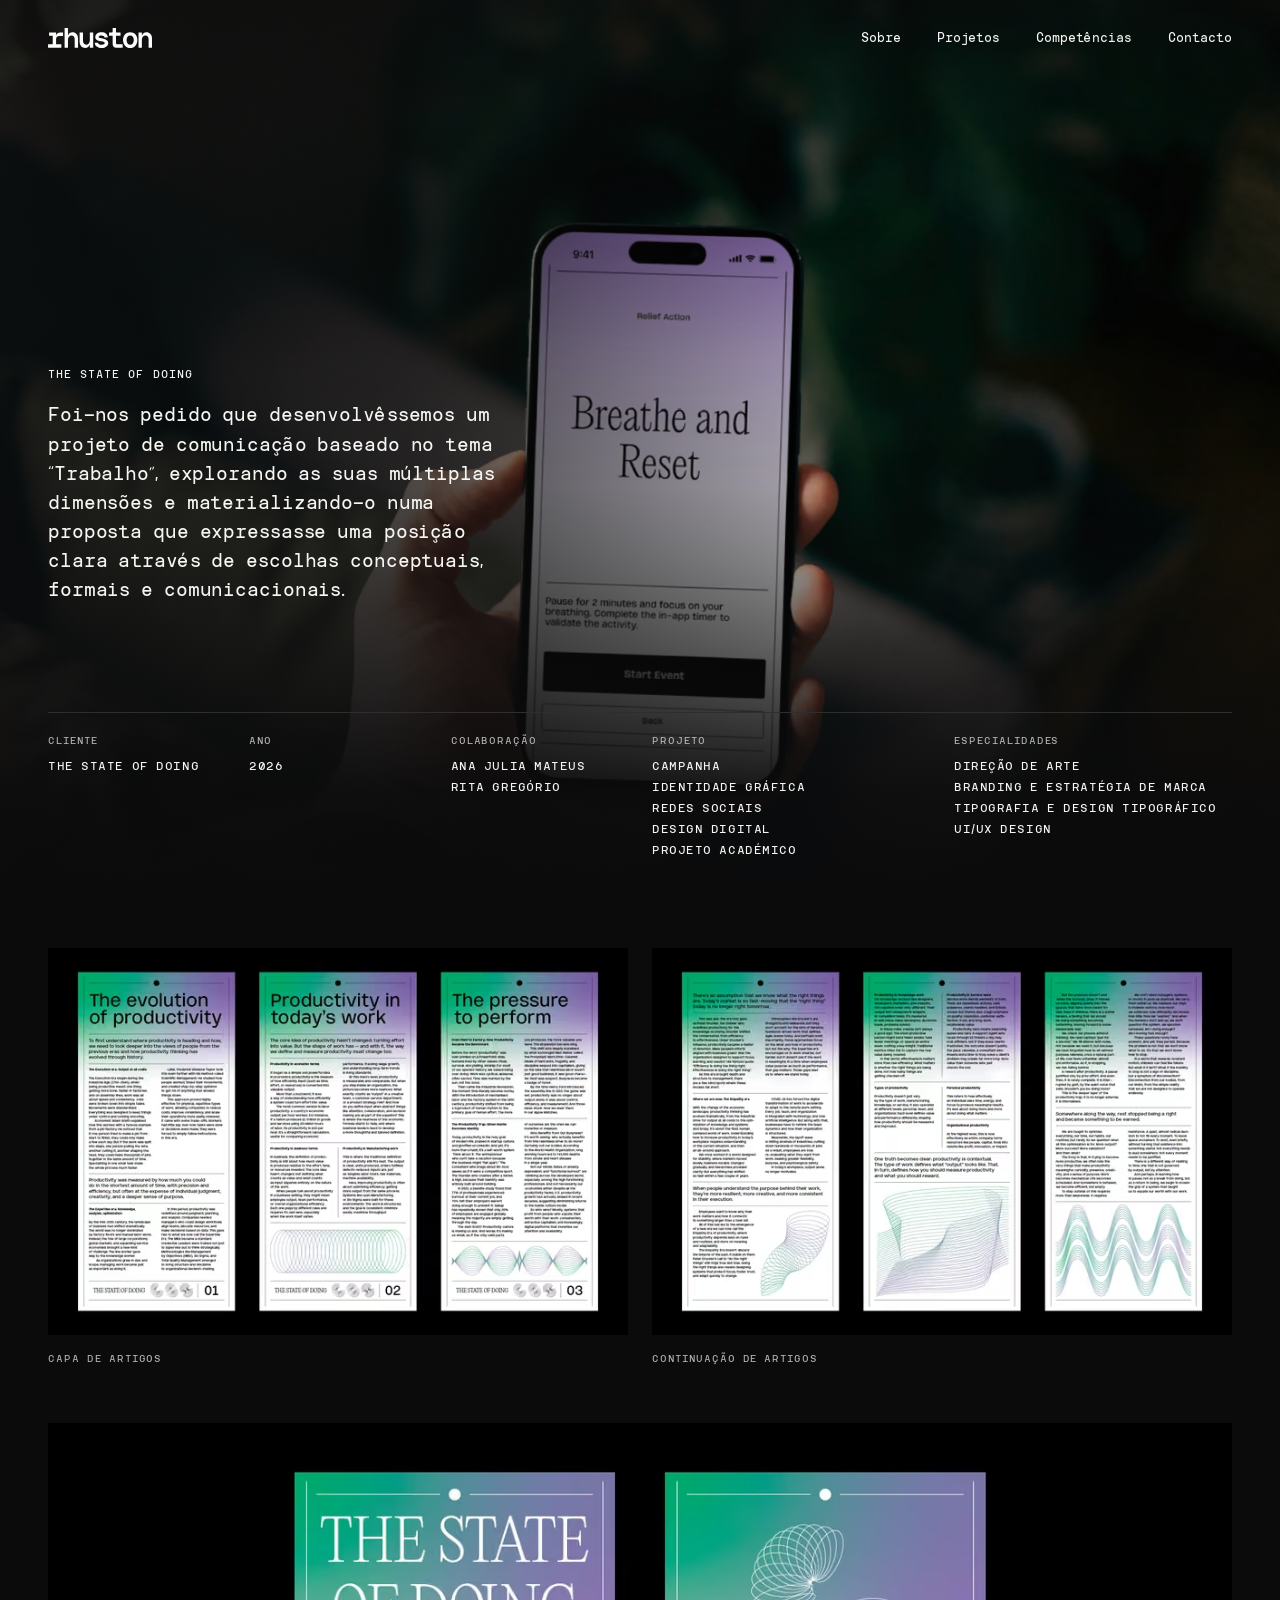
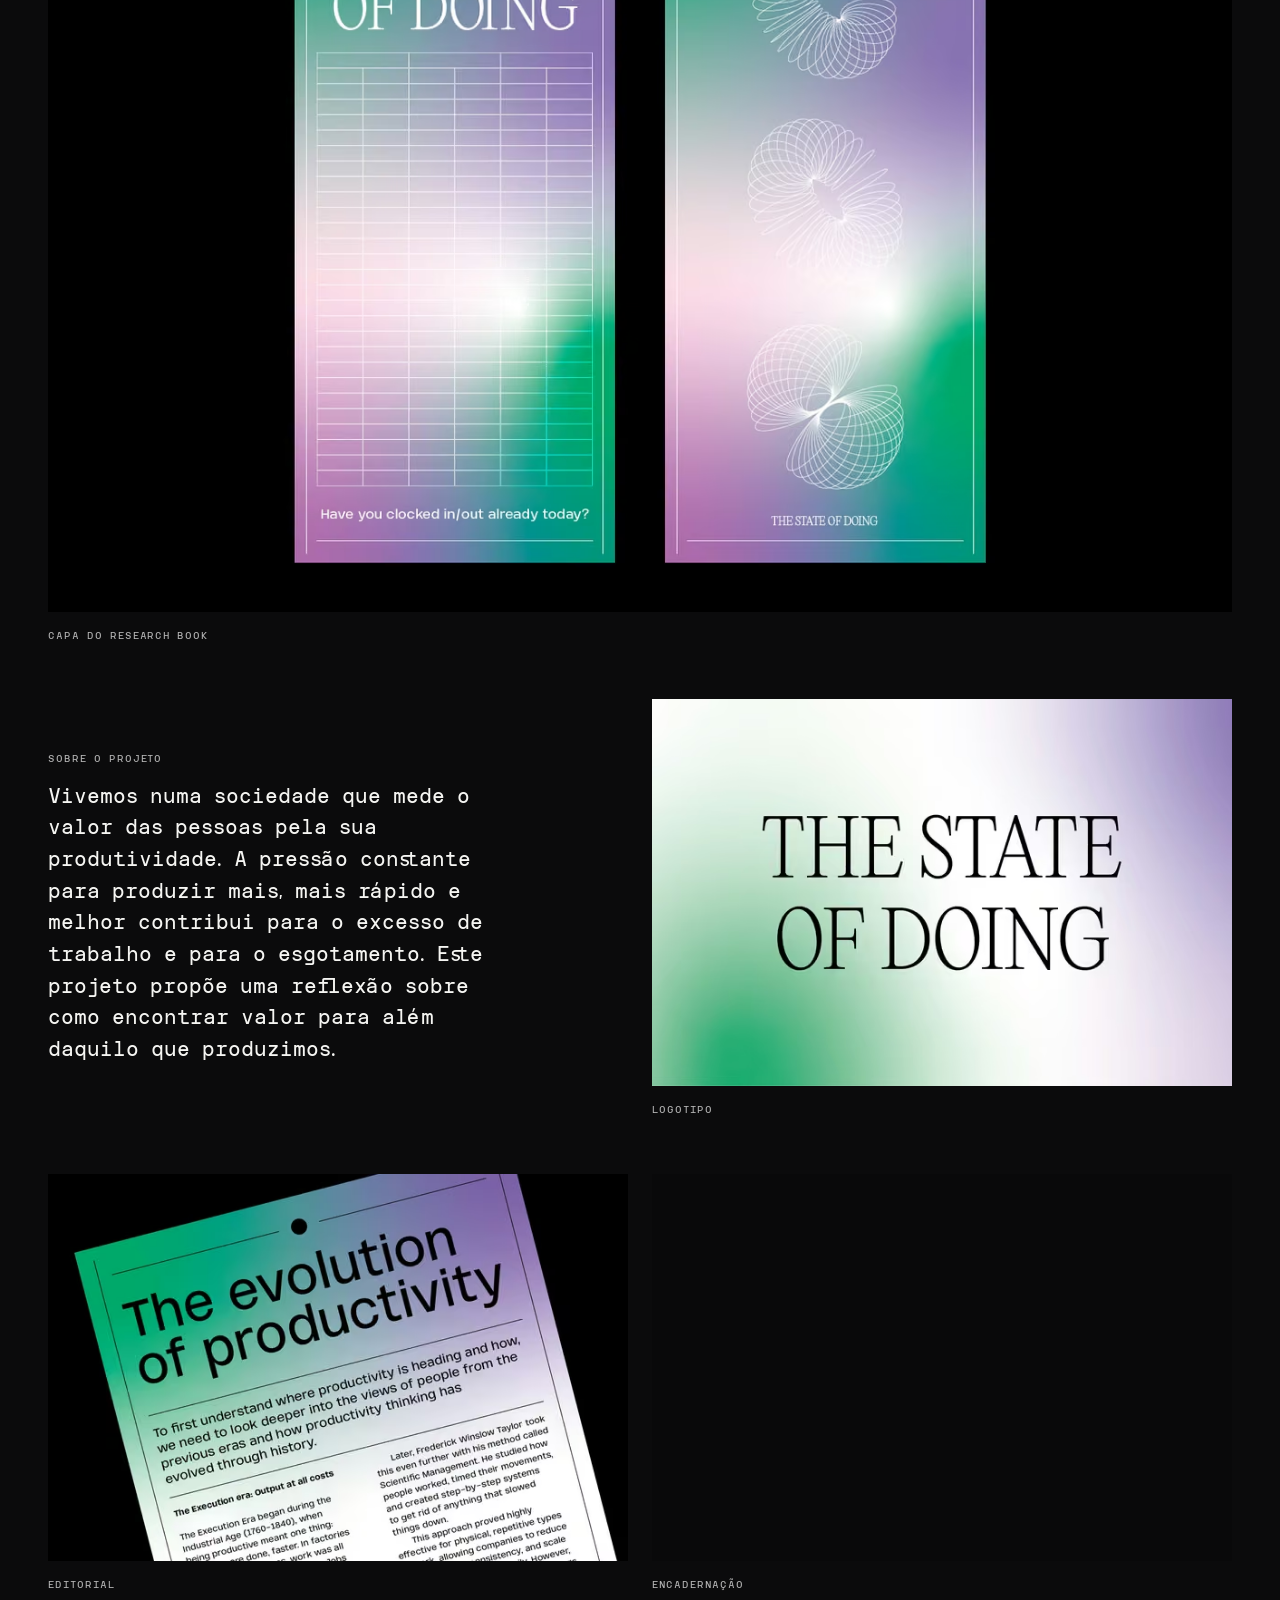
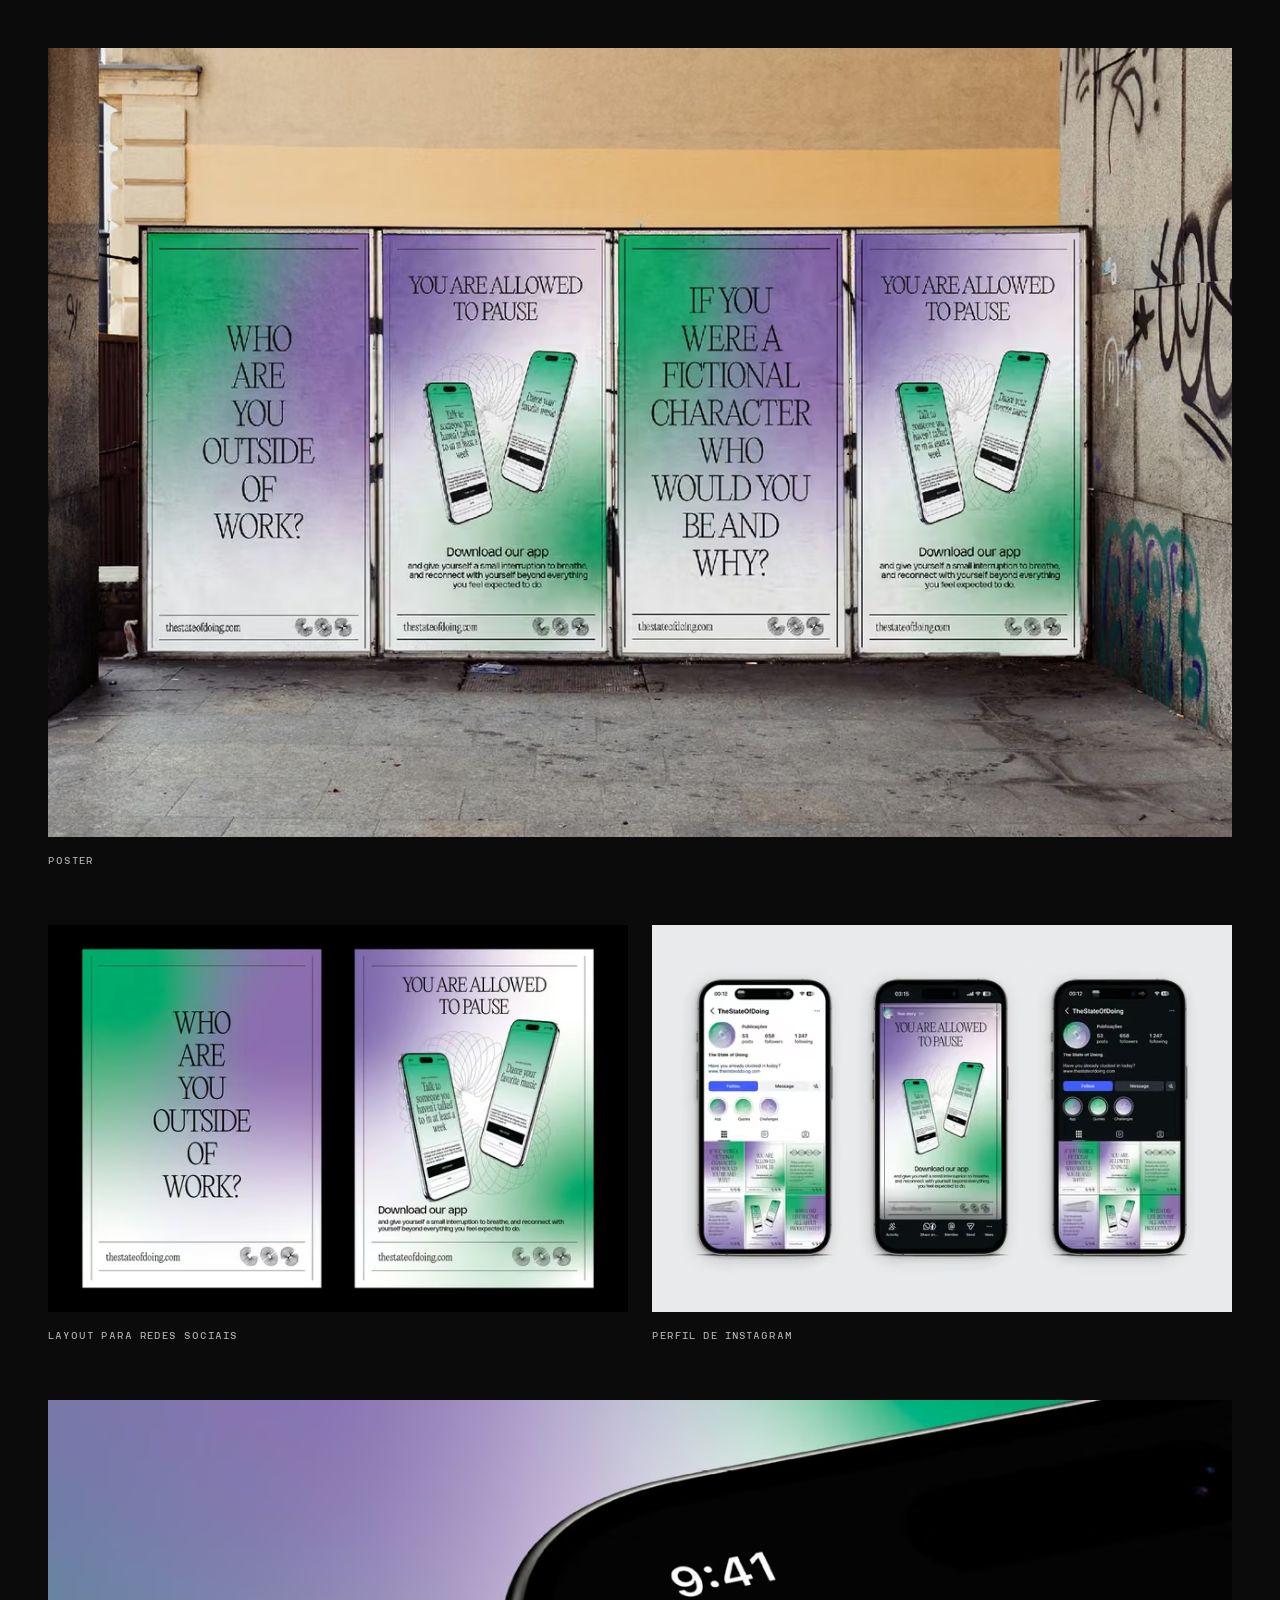
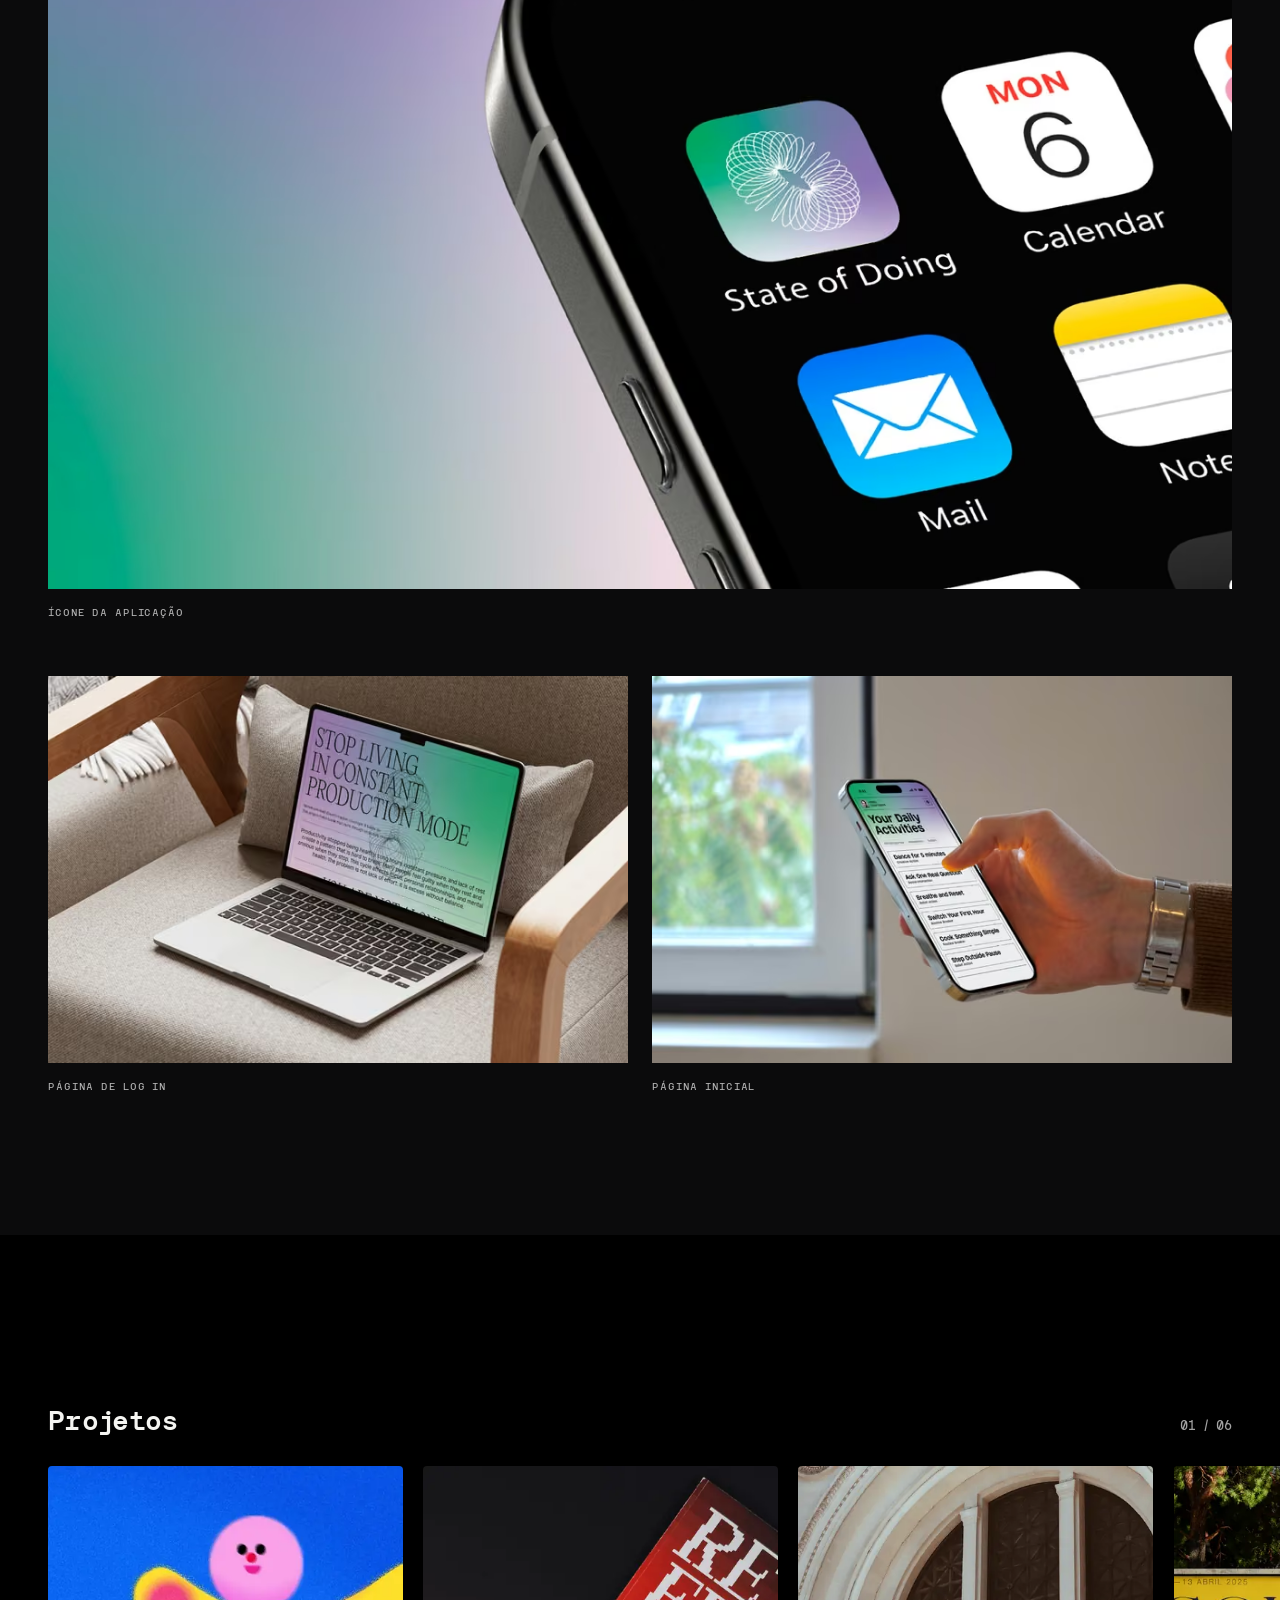
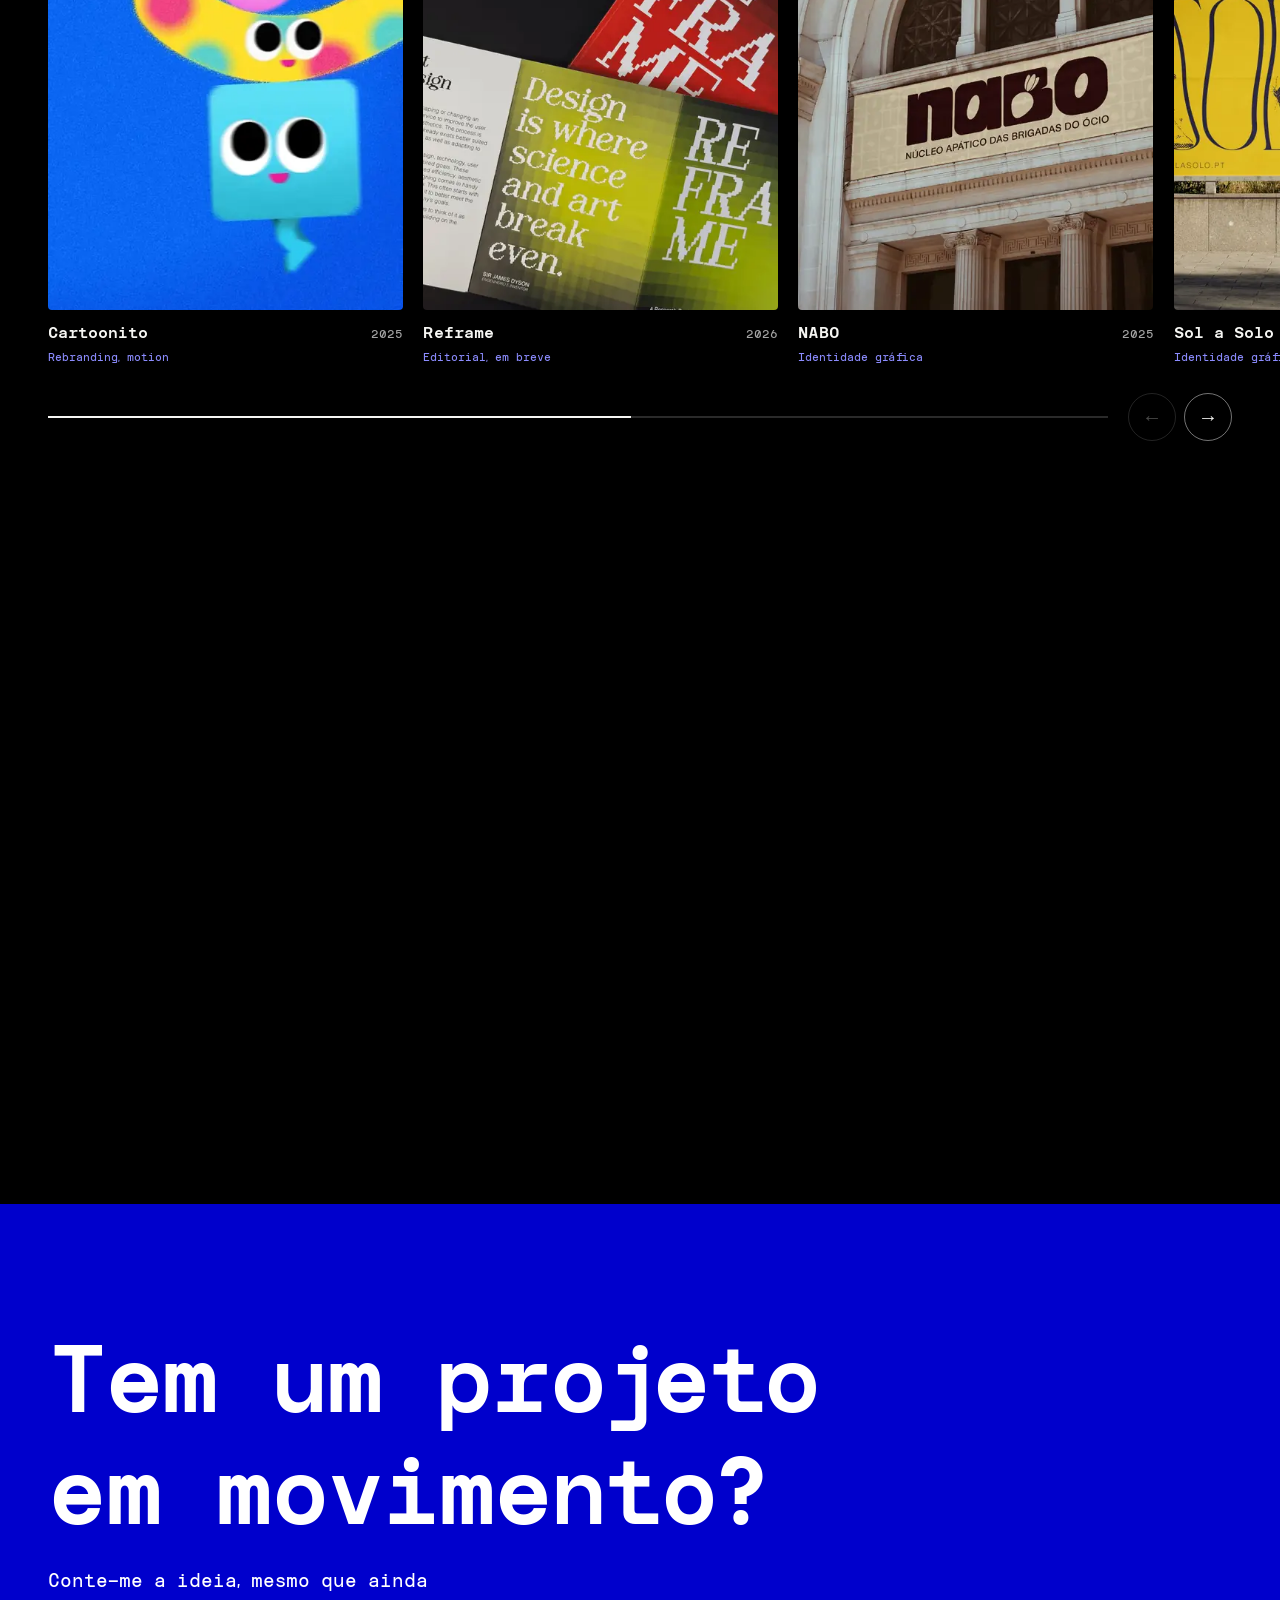
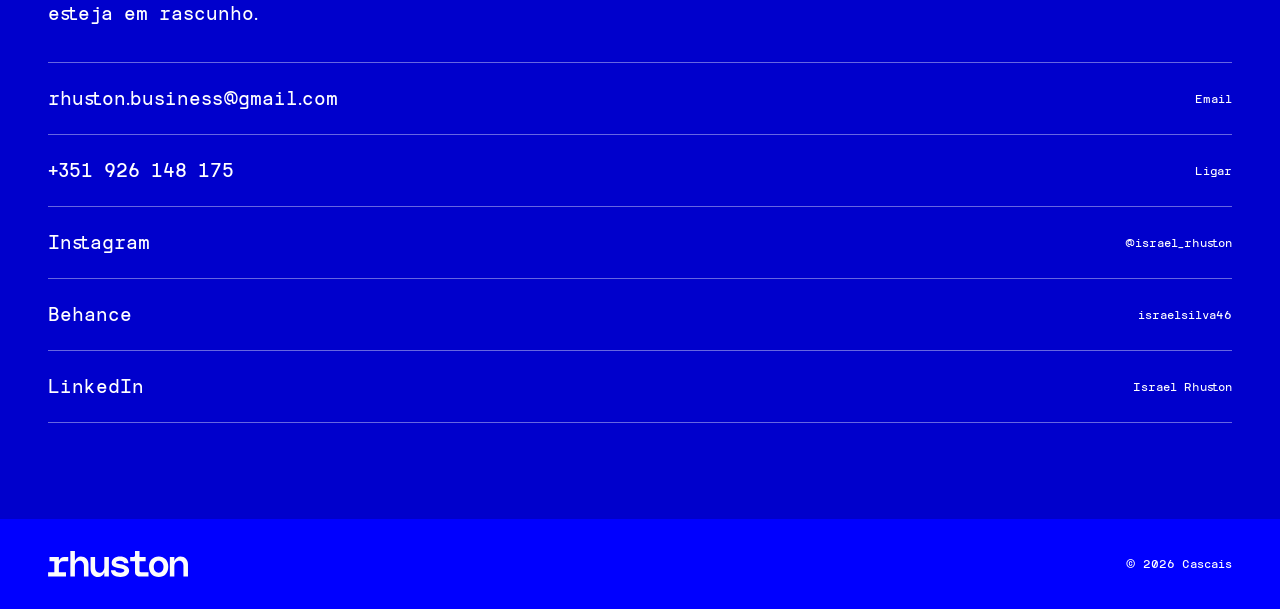
<file: state-of-doing.html>
<!DOCTYPE html>
<html lang="pt-PT">
<head>
<meta charset="UTF-8">
<meta name="viewport" content="width=device-width, initial-scale=1, viewport-fit=cover">
<title>The State of Doing — Israel Rhuston</title>
<meta name="description" content="Foi-nos pedido que desenvolvêssemos um projeto de comunicação baseado no tema “Trabalho”, explorando as suas múltiplas dimensões e materializando-o numa…">
<meta name="theme-color" content="#0b0b0c">
<link rel="canonical" href="https://israelrhuston.design-etic.pt/state-of-doing.html">
<meta property="og:type" content="article">
<meta property="og:locale" content="pt_PT">
<meta property="og:title" content="The State of Doing — Israel Rhuston">
<meta property="og:description" content="Foi-nos pedido que desenvolvêssemos um projeto de comunicação baseado no tema “Trabalho”, explorando as suas múltiplas dimensões e materializando-o numa…">
<meta property="og:url" content="https://israelrhuston.design-etic.pt/state-of-doing.html">
<meta property="og:image" content="https://israelrhuston.design-etic.pt/assets/img/og-state-of-doing.jpg">
<meta property="og:image:width" content="1200"><meta property="og:image:height" content="630">
<meta name="twitter:card" content="summary_large_image">
<link rel="icon" href="assets/svg/favicon.svg" type="image/svg+xml">
<link rel="apple-touch-icon" href="assets/img/apple-touch-icon.png">

<link rel="preload" as="image" type="image/avif" media="(min-width:900px)" imagesrcset="assets/img/hero-state-of-doing-1200.avif 1200w, assets/img/hero-state-of-doing-1600.avif 1600w" imagesizes="100vw" fetchpriority="high">
<link rel="preload" as="image" type="image/avif" media="(max-width:899px)" imagesrcset="assets/img/hero-state-of-doing-m-480.avif 480w, assets/img/hero-state-of-doing-m-780.avif 780w" imagesizes="100vw" fetchpriority="high">
<link rel="preload" href="assets/fonts/TRTINTERVAL-Medium.woff2" as="font" type="font/woff2" crossorigin>
<link rel="stylesheet" href="assets/styles.css">
<link rel="stylesheet" href="assets/case.css">
<link rel="stylesheet" href="assets/reveal.css">
<!-- Revelação: só esconde se houver JS e movimento permitido; se reveal.js não arrancar em 2,5 s, mostra tudo -->
<script>(function(d){if(matchMedia('(prefers-reduced-motion: reduce)').matches)return;d.classList.add('rv-on');setTimeout(function(){if(!window.__rv)d.classList.remove('rv-on')},2500)})(document.documentElement)</script>
<script type="application/ld+json">{"@context": "https://schema.org", "@type": "CreativeWork", "name": "The State of Doing", "dateCreated": "2026", "inLanguage": "pt-PT", "description": "Foi-nos pedido que desenvolvêssemos um projeto de comunicação baseado no tema “Trabalho”, explorando as suas múltiplas dimensões e materializando-o numa proposta que expressasse uma posição clara através de escolhas conceptuais, formais e comunicacionais.", "image": "https://israelrhuston.design-etic.pt/assets/img/og-state-of-doing.jpg", "url": "https://israelrhuston.design-etic.pt/state-of-doing.html", "creator": {"@type": "Person", "name": "Israel Rhuston", "url": "https://israelrhuston.design-etic.pt/"}}</script>
</head>
<body class="case" style="--black:#0b0b0c;--bg:#0b0b0c;--bg-rgb:11 11 12;--ink:#f5f5f2;--mute:#b3b3b3;--line:#2e2e2e;--next-bg:#000;--next-mute:#a3a3a3;--next-line:#2a2a2a;--blue-ink:#8c8cff">
<a class="skip" href="#conteudo">Saltar para o conteúdo</a>

<header class="nav">
  <a class="nav__logo" href="index.html" aria-label="Israel Rhuston, início"><img src="assets/svg/logo-white.svg" alt="" width="104" height="19"></a>
  <nav class="nav__links" aria-label="Principal">
    <a href="index.html#sobre">Sobre</a><a href="index.html#projetos">Projetos</a><a href="index.html#competencias">Competências</a><a href="#contacto">Contacto</a>
  </nav>
  <button type="button" class="menu-btn" aria-expanded="false" aria-controls="menu"><span class="menu-btn__label">Menu</span><span class="menu-btn__icon" aria-hidden="true"></span></button>
</header>

<div class="menu" id="menu">
  <nav aria-label="Menu">
    <ul class="menu__list">
      <li><a href="index.html#sobre"><small>01</small>Sobre</a></li>
      <li><a href="index.html#projetos"><small>02</small>Projetos</a></li>
      <li><a href="index.html#competencias"><small>03</small>Competências</a></li>
      <li><a href="#contacto"><small>04</small>Contacto</a></li>
    </ul>
  </nav>
  <div class="menu__foot">
    <a href="mailto:rhuston.business@gmail.com">rhuston.business@gmail.com</a>
    <a href="tel:+351926148175">+351&nbsp;926&nbsp;148&nbsp;175</a>
    <div class="menu__social">
      <a href="https://www.instagram.com/israel_rhuston" rel="noopener" target="_blank">Instagram</a>
      <a href="https://www.behance.net/israelsilva46" rel="noopener" target="_blank">Behance</a>
      <a href="https://www.linkedin.com/in/israel-rhuston-silva-551280191" rel="noopener" target="_blank">LinkedIn</a>
    </div>
  </div>
</div>

<main id="conteudo">
  <section class="ph ph--side-up" aria-labelledby="ph-t">
    <picture class="ph__media">
      <source media="(max-width:899px)" type="image/avif" srcset="assets/img/hero-state-of-doing-m-480.avif 480w, assets/img/hero-state-of-doing-m-780.avif 780w" sizes="100vw">
      <source media="(max-width:899px)" type="image/webp" srcset="assets/img/hero-state-of-doing-m-480.webp 480w, assets/img/hero-state-of-doing-m-780.webp 780w" sizes="100vw">
      <source type="image/avif" srcset="assets/img/hero-state-of-doing-800.avif 800w, assets/img/hero-state-of-doing-1200.avif 1200w, assets/img/hero-state-of-doing-1600.avif 1600w" sizes="100vw">
      <img src="assets/img/hero-state-of-doing-1200.webp" srcset="assets/img/hero-state-of-doing-800.webp 800w, assets/img/hero-state-of-doing-1200.webp 1200w, assets/img/hero-state-of-doing-1600.webp 1600w" sizes="100vw" width="1600" height="1067" alt="Mão a segurar um telemóvel com o ecrã «Breathe and Reset» da app The State of Doing" fetchpriority="high">
    </picture>
    <div class="ph__shade" aria-hidden="true"></div>
    <div class="ph__grid g12">
      <div class="ph__about">
        <h1 class="ph__name" id="ph-t" data-reveal="soft">The State of Doing</h1>
        <p class="ph__lede" data-reveal="soft">Foi-nos pedido que desenvolvêssemos um projeto de comunicação baseado no tema “Trabalho”, explorando as suas múltiplas dimensões e materializando-o numa proposta que expressasse uma posição clara através de escolhas conceptuais, formais e comunicacionais.</p>
      </div>
      <dl class="ph__meta g12">
        <div class="ph__m ph__m--client" data-reveal><dt>Cliente</dt><dd>The State of Doing</dd></div>
        <div class="ph__m ph__m--year" data-reveal><dt>Ano</dt><dd>2026</dd></div>
        <div class="ph__m ph__m--collab" data-reveal><dt>Colaboração</dt><dd><ul><li>Ana Julia Mateus</li><li>Rita Gregório</li></ul></dd></div>
        <div class="ph__m ph__m--project" data-reveal><dt>Projeto</dt><dd><ul><li>Campanha</li><li>Identidade gráfica</li><li>Redes sociais</li><li>Design digital</li><li>Projeto académico</li></ul></dd></div>
        <div class="ph__m ph__m--spec" data-reveal><dt>Especialidades</dt><dd><ul><li>Direção de arte</li><li>Branding e estratégia de marca</li><li>Tipografia e design tipográfico</li><li>UI/UX design</li></ul></dd></div>
      </dl>
    </div>
  </section>

  <section class="pg g12" id="galeria" aria-label="Galeria do projeto">
    <figure class="pg__item pg__item--s" data-reveal>
      <div class="pg__img"><picture><source type="image/avif" srcset="assets/img/g-state-02-640.avif 640w, assets/img/g-state-02-960.avif 960w, assets/img/g-state-02-1280.avif 1280w" sizes="(min-width:900px) calc(50vw - 60px), calc(100vw - 40px)"><source type="image/webp" srcset="assets/img/g-state-02-640.webp 640w, assets/img/g-state-02-960.webp 960w, assets/img/g-state-02-1280.webp 1280w" sizes="(min-width:900px) calc(50vw - 60px), calc(100vw - 40px)"><img src="assets/img/g-state-02-960.webp" width="1280" height="853" alt="The State of Doing, capa de artigos" loading="lazy" decoding="async"></picture></div>
      <figcaption>Capa de artigos</figcaption>
    </figure>
    <figure class="pg__item pg__item--s" data-reveal>
      <div class="pg__img"><picture><source type="image/avif" srcset="assets/img/g-state-03-640.avif 640w, assets/img/g-state-03-960.avif 960w, assets/img/g-state-03-1280.avif 1280w" sizes="(min-width:900px) calc(50vw - 60px), calc(100vw - 40px)"><source type="image/webp" srcset="assets/img/g-state-03-640.webp 640w, assets/img/g-state-03-960.webp 960w, assets/img/g-state-03-1280.webp 1280w" sizes="(min-width:900px) calc(50vw - 60px), calc(100vw - 40px)"><img src="assets/img/g-state-03-960.webp" width="1280" height="853" alt="The State of Doing, continuação de artigos" loading="lazy" decoding="async"></picture></div>
      <figcaption>Continuação de artigos</figcaption>
    </figure>
    <figure class="pg__item pg__item--b" data-reveal>
      <div class="pg__img"><picture><source type="image/avif" srcset="assets/img/g-state-01-640.avif 640w, assets/img/g-state-01-960.avif 960w, assets/img/g-state-01-1280.avif 1280w" sizes="(min-width:900px) calc(100vw - 96px), calc(100vw - 40px)"><source type="image/webp" srcset="assets/img/g-state-01-640.webp 640w, assets/img/g-state-01-960.webp 960w, assets/img/g-state-01-1280.webp 1280w" sizes="(min-width:900px) calc(100vw - 96px), calc(100vw - 40px)"><img src="assets/img/g-state-01-960.webp" width="1280" height="853" alt="The State of Doing, capa do research book" loading="lazy" decoding="async"></picture></div>
      <figcaption>Capa do research book</figcaption>
    </figure>
    <div class="pg__text">
      <h2 data-reveal="soft">Sobre o projeto</h2>
      <p data-reveal="soft">Vivemos numa sociedade que mede o valor das pessoas pela sua produtividade. A pressão constante para produzir mais, mais rápido e melhor contribui para o excesso de trabalho e para o esgotamento. Este projeto propõe uma reflexão sobre como encontrar valor para além daquilo que produzimos.</p>
    </div>
    <figure class="pg__item pg__item--s" data-reveal>
      <div class="pg__img"><picture><source type="image/avif" srcset="assets/img/g-state-04-640.avif 640w, assets/img/g-state-04-960.avif 960w, assets/img/g-state-04-1280.avif 1280w" sizes="(min-width:900px) calc(50vw - 60px), calc(100vw - 40px)"><source type="image/webp" srcset="assets/img/g-state-04-640.webp 640w, assets/img/g-state-04-960.webp 960w, assets/img/g-state-04-1280.webp 1280w" sizes="(min-width:900px) calc(50vw - 60px), calc(100vw - 40px)"><img src="assets/img/g-state-04-960.webp" width="1280" height="853" alt="The State of Doing, logotipo" loading="lazy" decoding="async"></picture></div>
      <figcaption>Logotipo</figcaption>
    </figure>
    <figure class="pg__item pg__item--s" data-reveal>
      <div class="pg__img"><picture><source type="image/avif" srcset="assets/img/g-state-18-640.avif 640w, assets/img/g-state-18-960.avif 960w, assets/img/g-state-18-1280.avif 1280w" sizes="(min-width:900px) calc(50vw - 60px), calc(100vw - 40px)"><source type="image/webp" srcset="assets/img/g-state-18-640.webp 640w, assets/img/g-state-18-960.webp 960w, assets/img/g-state-18-1280.webp 1280w" sizes="(min-width:900px) calc(50vw - 60px), calc(100vw - 40px)"><img src="assets/img/g-state-18-960.webp" width="1280" height="853" alt="The State of Doing, editorial" loading="lazy" decoding="async"></picture></div>
      <figcaption>Editorial</figcaption>
    </figure>
    <figure class="pg__item pg__item--s" data-reveal>
      <div class="pg__img"><picture><source type="image/avif" srcset="assets/img/g-state-05-640.avif 640w, assets/img/g-state-05-960.avif 960w, assets/img/g-state-05-1280.avif 1280w" sizes="(min-width:900px) calc(50vw - 60px), calc(100vw - 40px)"><source type="image/webp" srcset="assets/img/g-state-05-640.webp 640w, assets/img/g-state-05-960.webp 960w, assets/img/g-state-05-1280.webp 1280w" sizes="(min-width:900px) calc(50vw - 60px), calc(100vw - 40px)"><img src="assets/img/g-state-05-960.webp" width="1280" height="853" alt="The State of Doing, encadernação" loading="lazy" decoding="async"></picture></div>
      <figcaption>Encadernação</figcaption>
    </figure>
    <figure class="pg__item pg__item--b" data-reveal>
      <div class="pg__img"><picture><source type="image/avif" srcset="assets/img/g-state-10-640.avif 640w, assets/img/g-state-10-960.avif 960w, assets/img/g-state-10-1280.avif 1280w" sizes="(min-width:900px) calc(100vw - 96px), calc(100vw - 40px)"><source type="image/webp" srcset="assets/img/g-state-10-640.webp 640w, assets/img/g-state-10-960.webp 960w, assets/img/g-state-10-1280.webp 1280w" sizes="(min-width:900px) calc(100vw - 96px), calc(100vw - 40px)"><img src="assets/img/g-state-10-960.webp" width="1280" height="853" alt="The State of Doing, poster" loading="lazy" decoding="async"></picture></div>
      <figcaption>Poster</figcaption>
    </figure>
    <figure class="pg__item pg__item--s" data-reveal>
      <div class="pg__img"><picture><source type="image/avif" srcset="assets/img/g-state-09-640.avif 640w, assets/img/g-state-09-960.avif 960w, assets/img/g-state-09-1280.avif 1280w" sizes="(min-width:900px) calc(50vw - 60px), calc(100vw - 40px)"><source type="image/webp" srcset="assets/img/g-state-09-640.webp 640w, assets/img/g-state-09-960.webp 960w, assets/img/g-state-09-1280.webp 1280w" sizes="(min-width:900px) calc(50vw - 60px), calc(100vw - 40px)"><img src="assets/img/g-state-09-960.webp" width="1280" height="853" alt="The State of Doing, layout para redes sociais" loading="lazy" decoding="async"></picture></div>
      <figcaption>Layout para redes sociais</figcaption>
    </figure>
    <figure class="pg__item pg__item--s" data-reveal>
      <div class="pg__img"><picture><source type="image/avif" srcset="assets/img/g-state-23-640.avif 640w, assets/img/g-state-23-960.avif 960w, assets/img/g-state-23-1280.avif 1280w" sizes="(min-width:900px) calc(50vw - 60px), calc(100vw - 40px)"><source type="image/webp" srcset="assets/img/g-state-23-640.webp 640w, assets/img/g-state-23-960.webp 960w, assets/img/g-state-23-1280.webp 1280w" sizes="(min-width:900px) calc(50vw - 60px), calc(100vw - 40px)"><img src="assets/img/g-state-23-960.webp" width="1280" height="853" alt="The State of Doing, perfil de Instagram" loading="lazy" decoding="async"></picture></div>
      <figcaption>Perfil de Instagram</figcaption>
    </figure>
    <figure class="pg__item pg__item--b" data-reveal>
      <div class="pg__img"><picture><source type="image/avif" srcset="assets/img/g-state-21-640.avif 640w, assets/img/g-state-21-960.avif 960w, assets/img/g-state-21-1280.avif 1280w" sizes="(min-width:900px) calc(100vw - 96px), calc(100vw - 40px)"><source type="image/webp" srcset="assets/img/g-state-21-640.webp 640w, assets/img/g-state-21-960.webp 960w, assets/img/g-state-21-1280.webp 1280w" sizes="(min-width:900px) calc(100vw - 96px), calc(100vw - 40px)"><img src="assets/img/g-state-21-960.webp" width="1280" height="853" alt="The State of Doing, ícone da aplicação" loading="lazy" decoding="async"></picture></div>
      <figcaption>Ícone da aplicação</figcaption>
    </figure>
    <figure class="pg__item pg__item--s" data-reveal>
      <div class="pg__img"><picture><source type="image/avif" srcset="assets/img/g-state-11-640.avif 640w, assets/img/g-state-11-960.avif 960w, assets/img/g-state-11-1280.avif 1280w" sizes="(min-width:900px) calc(50vw - 60px), calc(100vw - 40px)"><source type="image/webp" srcset="assets/img/g-state-11-640.webp 640w, assets/img/g-state-11-960.webp 960w, assets/img/g-state-11-1280.webp 1280w" sizes="(min-width:900px) calc(50vw - 60px), calc(100vw - 40px)"><img src="assets/img/g-state-11-960.webp" width="1280" height="853" alt="The State of Doing, página de log in" loading="lazy" decoding="async"></picture></div>
      <figcaption>Página de log in</figcaption>
    </figure>
    <figure class="pg__item pg__item--s" data-reveal>
      <div class="pg__img"><picture><source type="image/avif" srcset="assets/img/g-state-22-640.avif 640w, assets/img/g-state-22-960.avif 960w, assets/img/g-state-22-1280.avif 1280w" sizes="(min-width:900px) calc(50vw - 60px), calc(100vw - 40px)"><source type="image/webp" srcset="assets/img/g-state-22-640.webp 640w, assets/img/g-state-22-960.webp 960w, assets/img/g-state-22-1280.webp 1280w" sizes="(min-width:900px) calc(50vw - 60px), calc(100vw - 40px)"><img src="assets/img/g-state-22-960.webp" width="1280" height="853" alt="The State of Doing, página inicial" loading="lazy" decoding="async"></picture></div>
      <figcaption>Página inicial</figcaption>
    </figure>
  </section>

  <section class="section projects projects--next" id="projetos" data-pin aria-roledescription="carrossel" aria-labelledby="more-t">
  <div class="projects__pin">
    <div class="section__head" data-reveal><h2 class="section__title" id="more-t">Projetos</h2><span class="section__aside" data-count aria-live="polite">01 / 06</span></div>
    <div class="track" tabindex="0" aria-label="Lista de projetos, deslize para o lado">
      <a class="card" href="cartoonito.html">
        <div class="card__img"><img loading="lazy" decoding="async" src="assets/img/card-cartoonito-480.webp" srcset="assets/img/card-cartoonito-480.webp 480w, assets/img/card-cartoonito-800.webp 800w" sizes="(min-width:900px) 28vw, 84vw" width="480" height="600" alt="Mascote do Cartoonito animado sobre fundo azul"></div>
        <div class="card__cap"><div><div class="card__title">Cartoonito</div><span class="card__tag">Rebranding, motion</span></div><div class="card__meta">2025</div></div>
      </a>
      <div class="card" role="group" aria-label="Reframe, em breve">
        <div class="card__img"><img loading="lazy" decoding="async" src="assets/img/card-reframe-480.webp" srcset="assets/img/card-reframe-480.webp 480w, assets/img/card-reframe-800.webp 800w" sizes="(min-width:900px) 28vw, 84vw" width="480" height="600" alt="Revista Reframe aberta"></div>
        <div class="card__cap"><div><div class="card__title">Reframe</div><span class="card__tag">Editorial, em breve</span></div><div class="card__meta">2026</div></div>
      </div>
      <a class="card" href="nabo.html">
        <div class="card__img"><img loading="lazy" decoding="async" src="assets/img/card-nabo-480.webp" srcset="assets/img/card-nabo-480.webp 480w, assets/img/card-nabo-800.webp 800w" sizes="(min-width:900px) 28vw, 84vw" width="480" height="600" alt="Fachada com a identidade NABO"></div>
        <div class="card__cap"><div><div class="card__title">NABO</div><span class="card__tag">Identidade gráfica</span></div><div class="card__meta">2025</div></div>
      </a>
      <a class="card" href="sol-a-solo.html">
        <div class="card__img"><img loading="lazy" decoding="async" src="assets/img/card-sol-a-solo-480.webp" srcset="assets/img/card-sol-a-solo-480.webp 480w, assets/img/card-sol-a-solo-800.webp 800w" sizes="(min-width:900px) 28vw, 84vw" width="480" height="600" alt="Outdoor amarelo Sol a Solo"></div>
        <div class="card__cap"><div><div class="card__title">Sol a Solo</div><span class="card__tag">Identidade gráfica</span></div><div class="card__meta">2025</div></div>
      </a>
      <a class="card" href="uniapy.html">
        <div class="card__img"><img loading="lazy" decoding="async" src="assets/img/card-uniapy-480.webp" srcset="assets/img/card-uniapy-480.webp 480w, assets/img/card-uniapy-800.webp 800w" sizes="(min-width:900px) 28vw, 84vw" width="480" height="600" alt="Ícone da app UNIAPY no ecrã do telemóvel"></div>
        <div class="card__cap"><div><div class="card__title">UNIAPY</div><span class="card__tag">App mobile</span></div><div class="card__meta">2025</div></div>
      </a>
      <a class="card" href="ways-of-seeing.html">
        <div class="card__img"><img loading="lazy" decoding="async" src="assets/img/card-ways-of-seeing-480.webp" srcset="assets/img/card-ways-of-seeing-480.webp 480w, assets/img/card-ways-of-seeing-800.webp 800w" sizes="(min-width:900px) 28vw, 84vw" width="480" height="600" alt="Páginas impressas de Ways of Seeing"></div>
        <div class="card__cap"><div><div class="card__title">Ways of Seeing</div><span class="card__tag">Identidade gráfica</span></div><div class="card__meta">2024</div></div>
      </a>
    </div>
    <div class="track-ctrl" data-reveal="fade">
      <div class="progress" aria-hidden="true"><span></span></div>
      <div class="arrows"><button type="button" class="arrow" data-prev aria-label="Projeto anterior">&#8592;</button><button type="button" class="arrow" data-next aria-label="Projeto seguinte">&#8594;</button></div>
    </div>
  </div>
  </section>
</main>

<footer class="footer" id="contacto" aria-labelledby="contacto-t">
  <div class="footer__cta">
    <h2 class="contact__big" id="contacto-t">Tem um projeto em movimento?</h2>
    <p class="contact__line">Conte-me a ideia, mesmo que ainda esteja em rascunho.</p>
    <nav class="contact__links" aria-label="Contacto e redes sociais">
      <a href="mailto:rhuston.business@gmail.com"><span>rhuston.business@gmail.com</span><span>Email</span></a>
      <a href="tel:+351926148175"><span>+351&nbsp;926&nbsp;148&nbsp;175</span><span>Ligar</span></a>
      <a href="https://www.instagram.com/israel_rhuston" rel="noopener" target="_blank"><span>Instagram</span><span>@israel_rhuston</span></a>
      <a href="https://www.behance.net/israelsilva46" rel="noopener" target="_blank"><span>Behance</span><span>israelsilva46</span></a>
      <a href="https://www.linkedin.com/in/israel-rhuston-silva-551280191" rel="noopener" target="_blank"><span>LinkedIn</span><span>Israel Rhuston</span></a>
    </nav>
  </div>
  <div class="footer__base">
    <img src="assets/svg/logo-white.svg" alt="Rhuston" width="140" height="26" loading="lazy">
    <span>© 2026 Cascais</span>
  </div>
</footer>
<script src="assets/main.js" defer></script>
<script src="assets/pin.js" defer></script>
<script src="assets/reveal.js" defer></script>
</body>
</html>
</file>
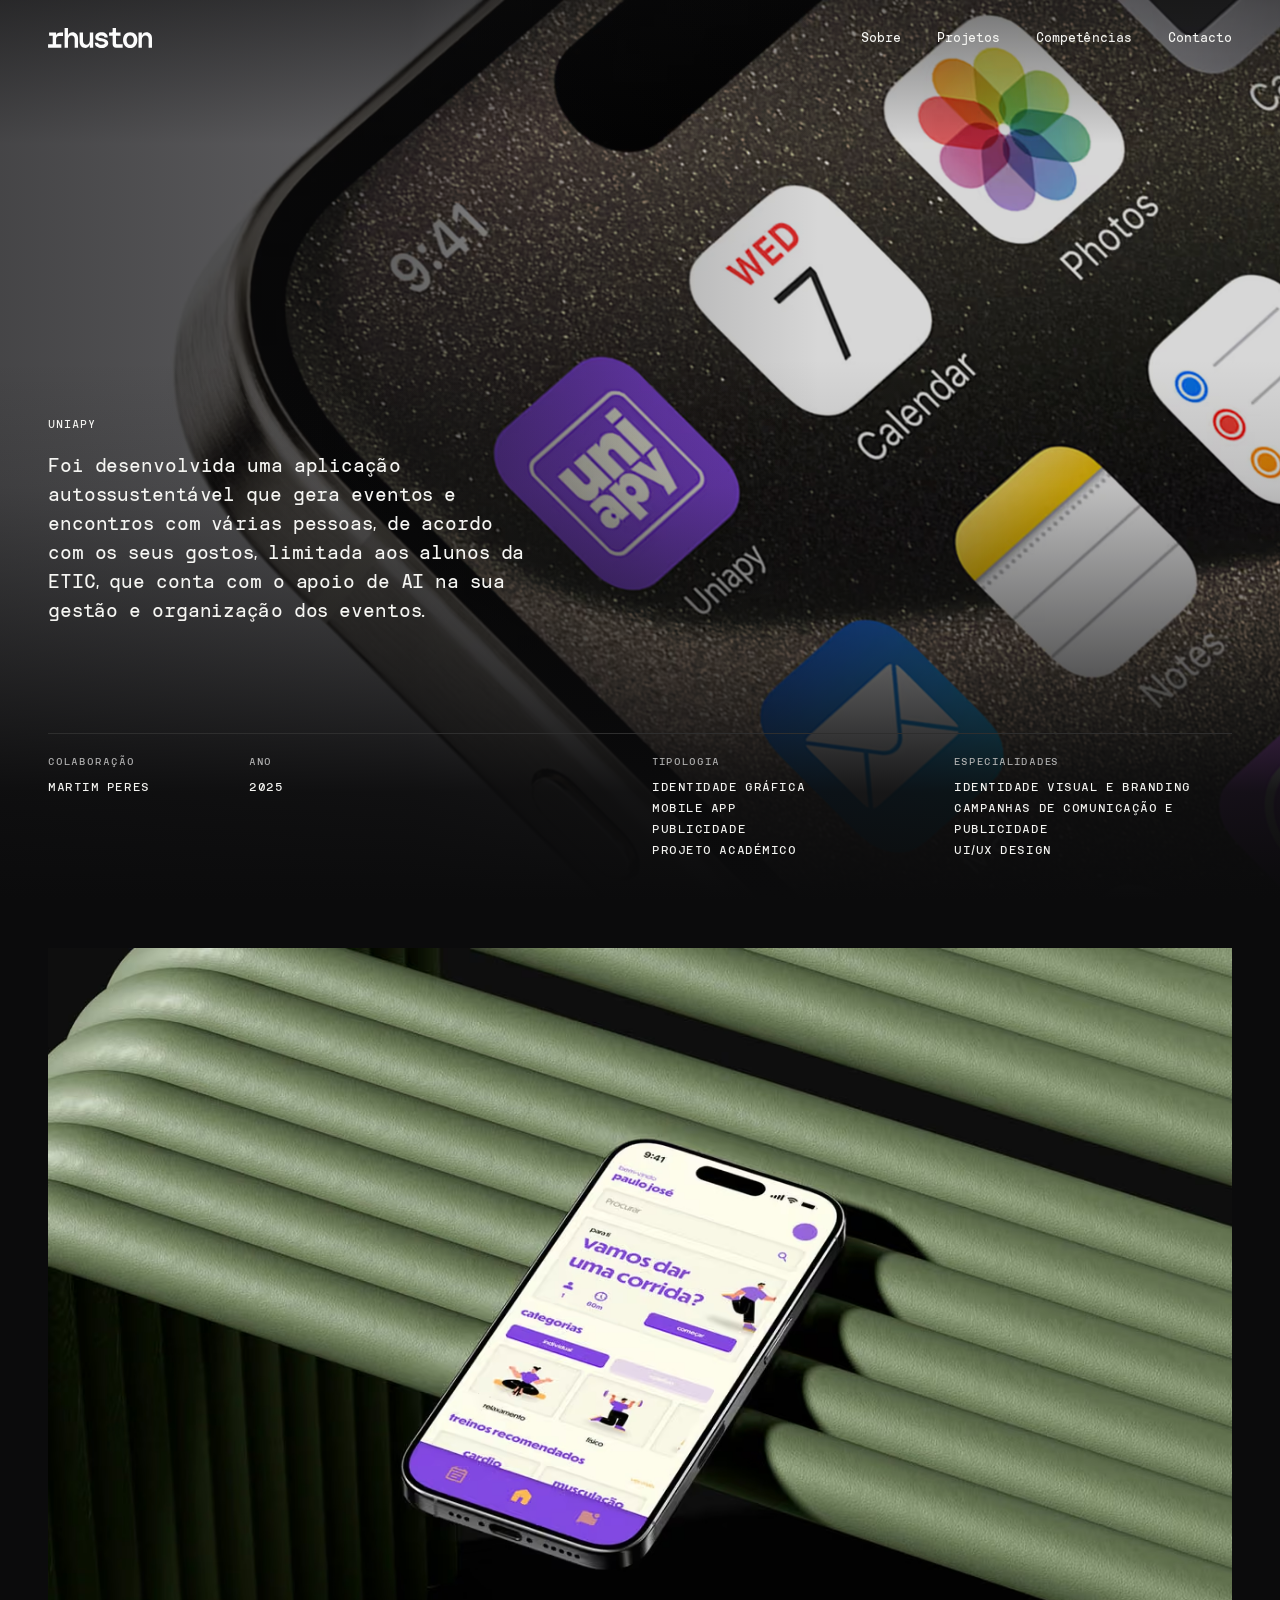
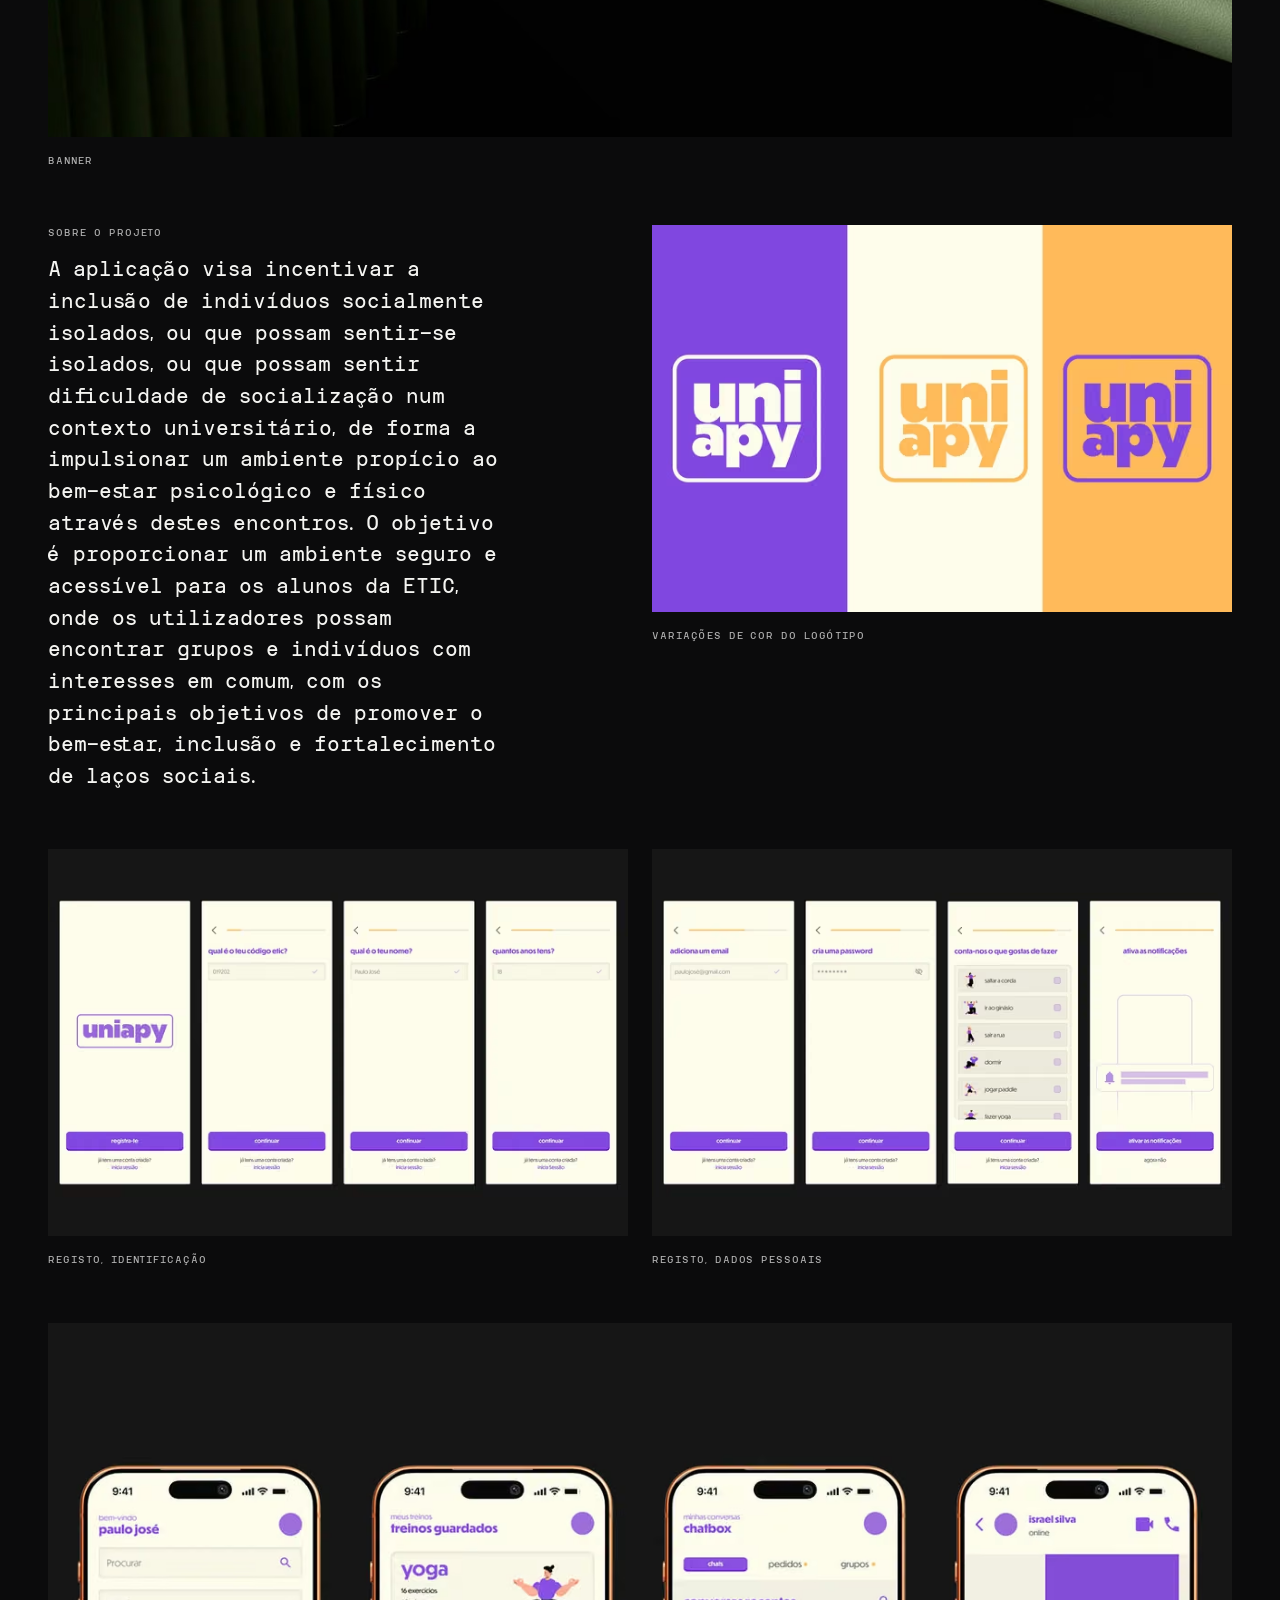
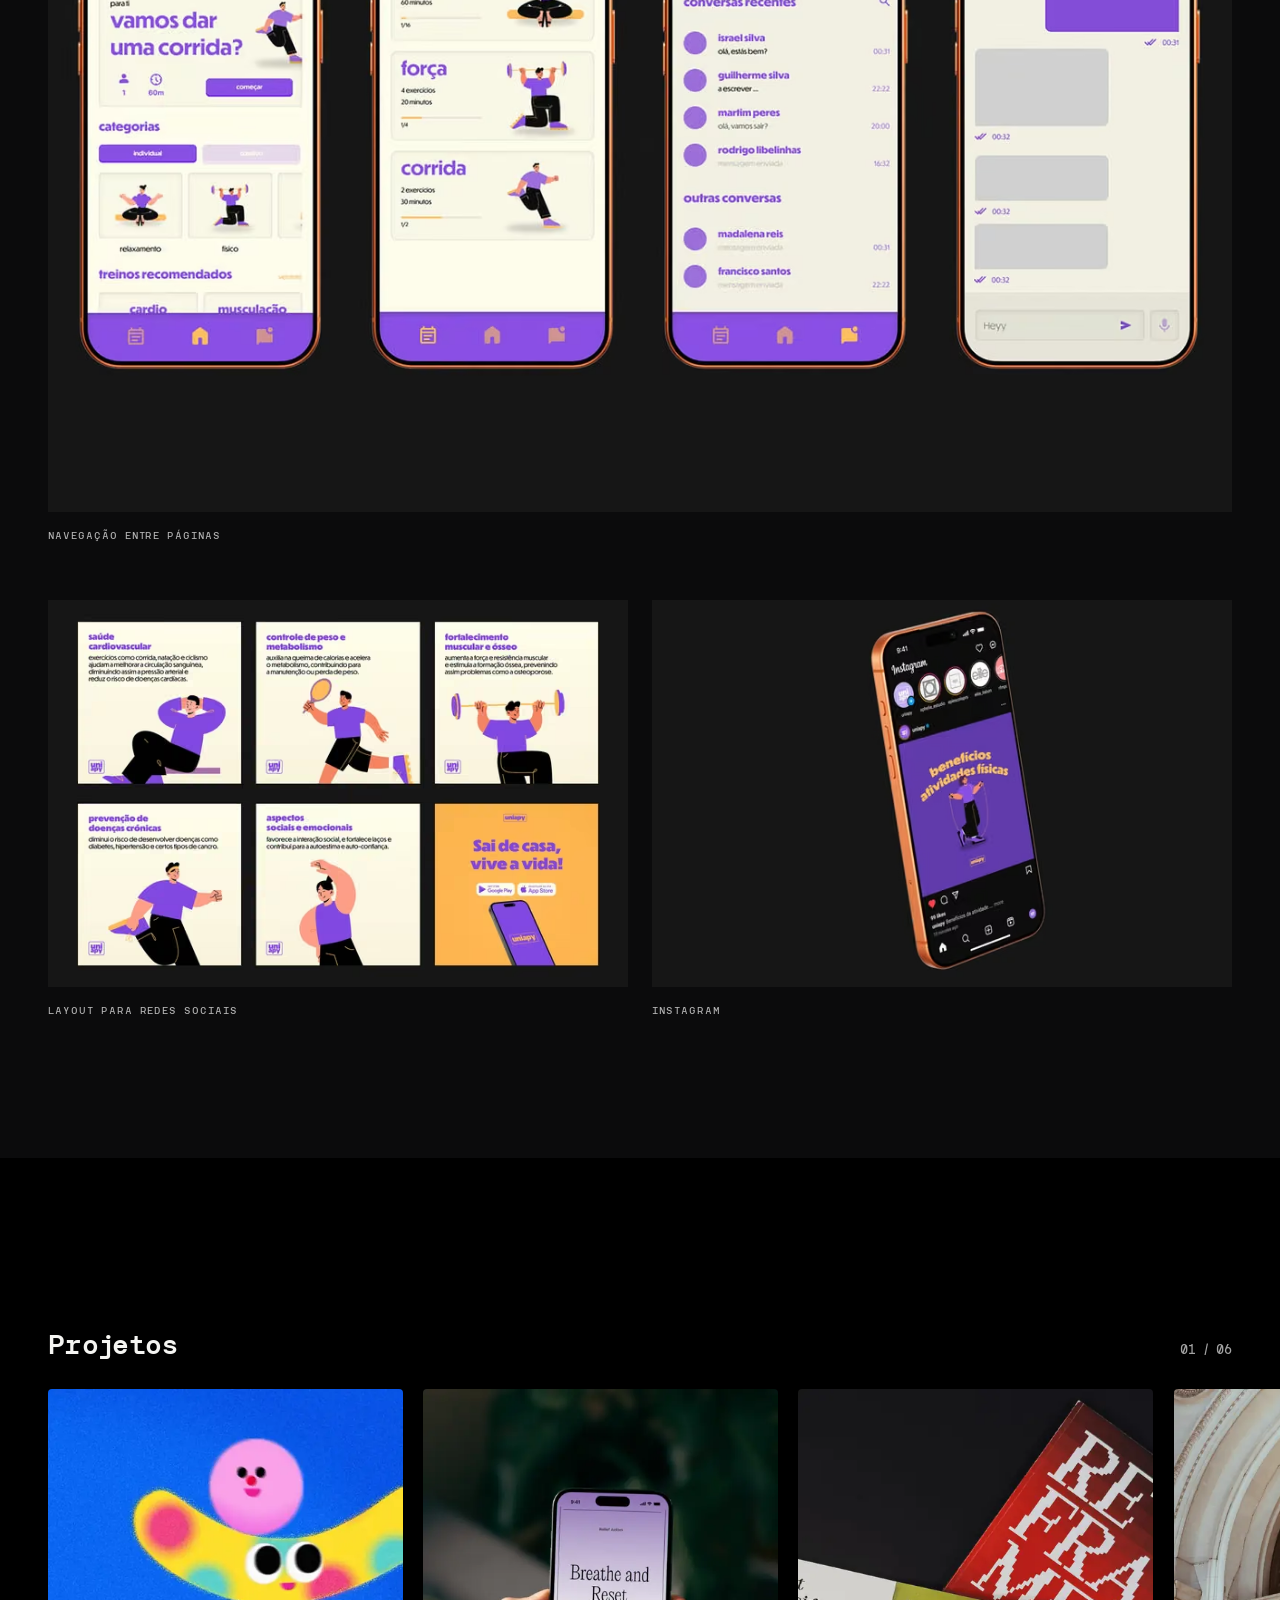
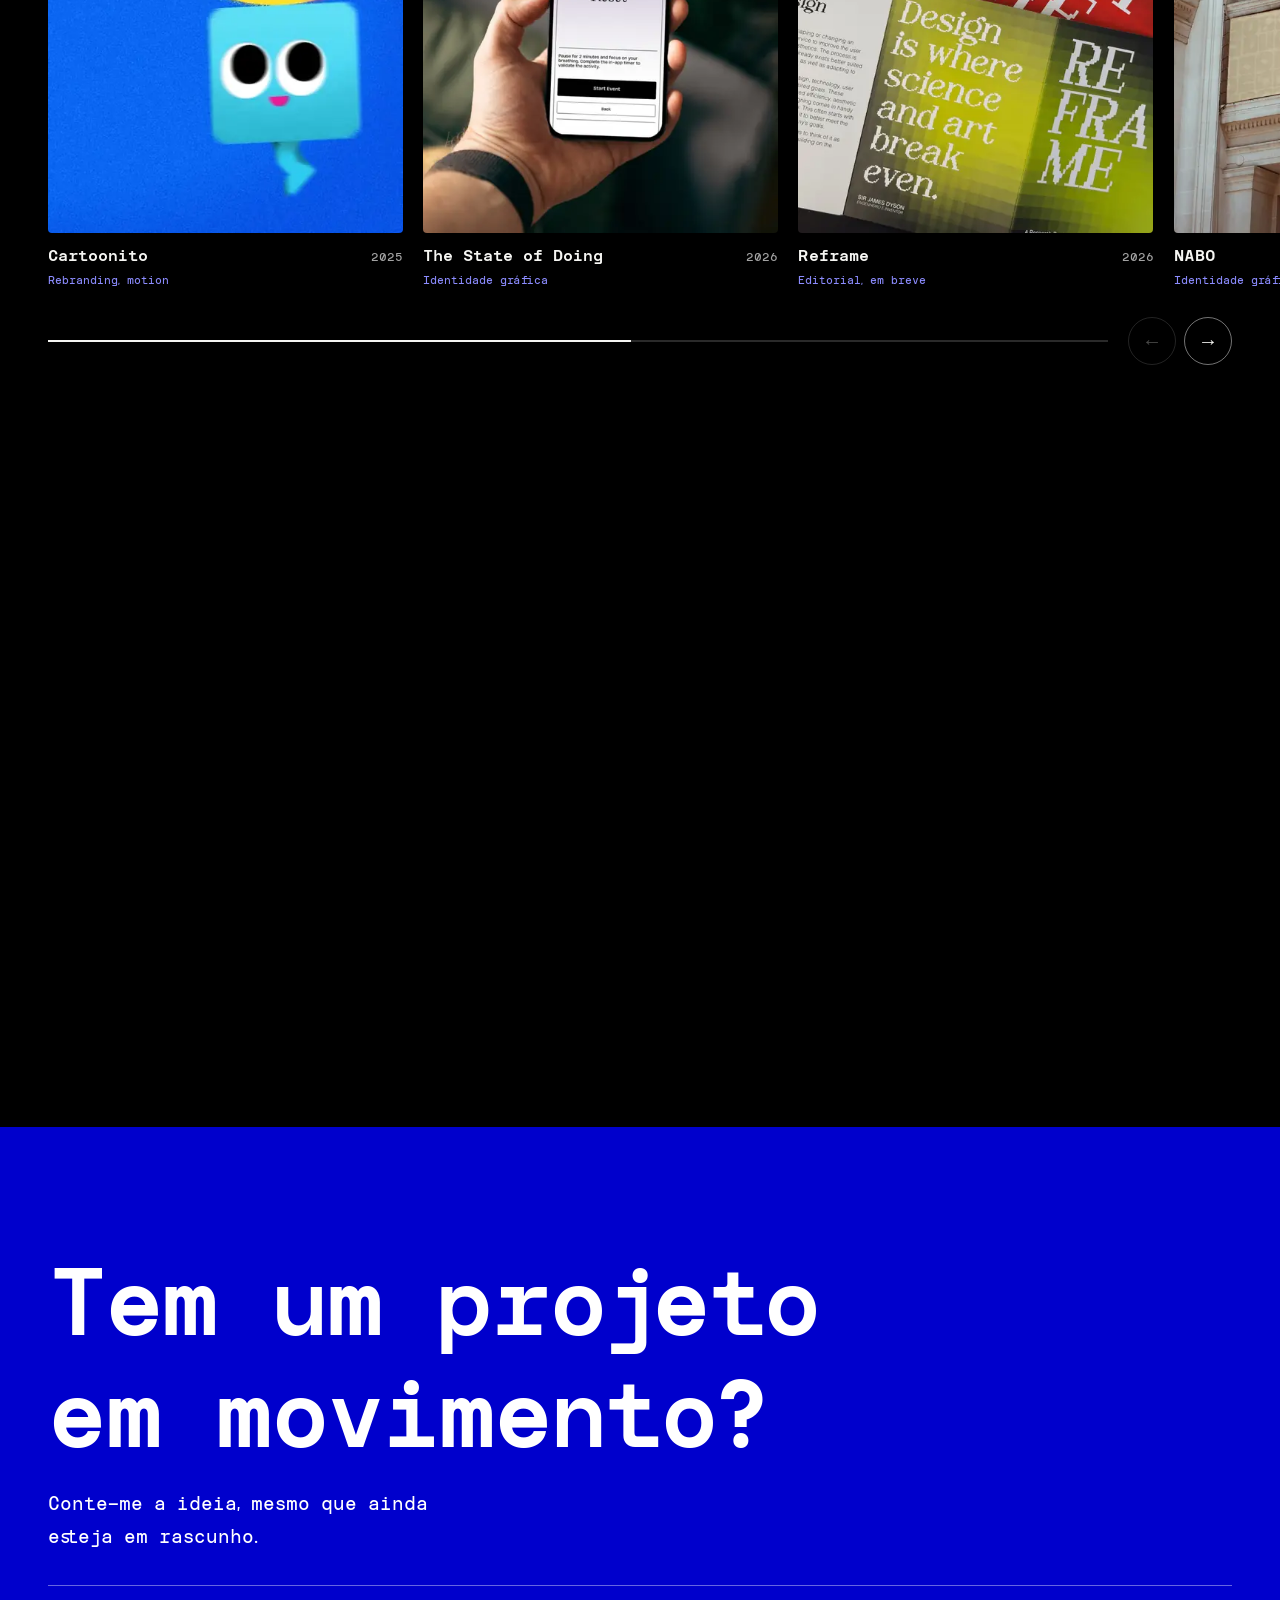
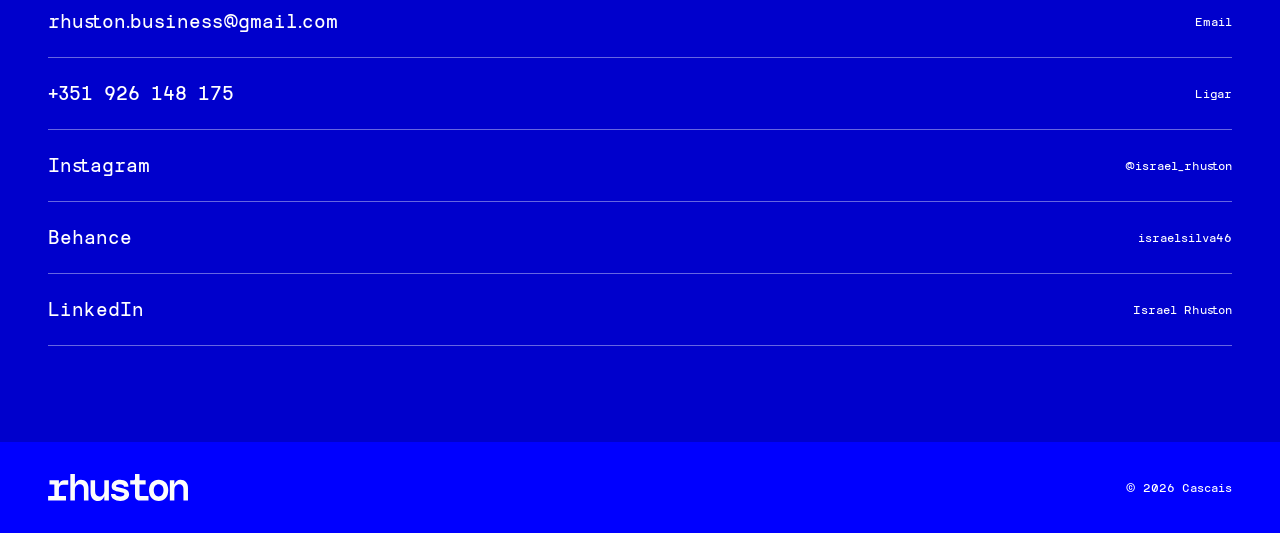
<file: uniapy.html>
<!DOCTYPE html>
<html lang="pt-PT">
<head>
<meta charset="UTF-8">
<meta name="viewport" content="width=device-width, initial-scale=1, viewport-fit=cover">
<title>UNIAPY — Israel Rhuston</title>
<meta name="description" content="Foi desenvolvida uma aplicação autossustentável que gera eventos e encontros com várias pessoas, de acordo com os seus gostos, limitada aos alunos da…">
<meta name="theme-color" content="#0b0b0c">
<link rel="canonical" href="https://israelrhuston.design-etic.pt/uniapy.html">
<meta property="og:type" content="article">
<meta property="og:locale" content="pt_PT">
<meta property="og:title" content="UNIAPY — Israel Rhuston">
<meta property="og:description" content="Foi desenvolvida uma aplicação autossustentável que gera eventos e encontros com várias pessoas, de acordo com os seus gostos, limitada aos alunos da…">
<meta property="og:url" content="https://israelrhuston.design-etic.pt/uniapy.html">
<meta property="og:image" content="https://israelrhuston.design-etic.pt/assets/img/og-uniapy.jpg">
<meta property="og:image:width" content="1200"><meta property="og:image:height" content="630">
<meta name="twitter:card" content="summary_large_image">
<link rel="icon" href="assets/svg/favicon.svg" type="image/svg+xml">
<link rel="apple-touch-icon" href="assets/img/apple-touch-icon.png">

<link rel="preload" as="image" type="image/avif" media="(min-width:900px)" imagesrcset="assets/img/hero-uniapy-1200.avif 1200w, assets/img/hero-uniapy-1600.avif 1600w, assets/img/hero-uniapy-2400.avif 2400w" imagesizes="100vw" fetchpriority="high">
<link rel="preload" as="image" type="image/avif" media="(max-width:899px)" imagesrcset="assets/img/hero-uniapy-m-480.avif 480w, assets/img/hero-uniapy-m-780.avif 780w" imagesizes="100vw" fetchpriority="high">
<link rel="preload" href="assets/fonts/TRTINTERVAL-Medium.woff2" as="font" type="font/woff2" crossorigin>
<link rel="stylesheet" href="assets/styles.css">
<link rel="stylesheet" href="assets/case.css">
<link rel="stylesheet" href="assets/reveal.css">
<!-- Revelação: só esconde se houver JS e movimento permitido; se reveal.js não arrancar em 2,5 s, mostra tudo -->
<script>(function(d){if(matchMedia('(prefers-reduced-motion: reduce)').matches)return;d.classList.add('rv-on');setTimeout(function(){if(!window.__rv)d.classList.remove('rv-on')},2500)})(document.documentElement)</script>
<script type="application/ld+json">{"@context": "https://schema.org", "@type": "CreativeWork", "name": "UNIAPY", "dateCreated": "2025", "inLanguage": "pt-PT", "description": "Foi desenvolvida uma aplicação autossustentável que gera eventos e encontros com várias pessoas, de acordo com os seus gostos, limitada aos alunos da ETIC, que conta com o apoio de AI na sua gestão e organização dos eventos.", "image": "https://israelrhuston.design-etic.pt/assets/img/og-uniapy.jpg", "url": "https://israelrhuston.design-etic.pt/uniapy.html", "creator": {"@type": "Person", "name": "Israel Rhuston", "url": "https://israelrhuston.design-etic.pt/"}}</script>
</head>
<body class="case" style="--black:#0b0b0c;--bg:#0b0b0c;--bg-rgb:11 11 12;--ink:#f5f5f2;--mute:#b3b3b3;--line:#2e2e2e;--next-bg:#000;--next-mute:#a3a3a3;--next-line:#2a2a2a;--blue-ink:#8c8cff">
<a class="skip" href="#conteudo">Saltar para o conteúdo</a>

<header class="nav">
  <a class="nav__logo" href="index.html" aria-label="Israel Rhuston, início"><img src="assets/svg/logo-white.svg" alt="" width="104" height="19"></a>
  <nav class="nav__links" aria-label="Principal">
    <a href="index.html#sobre">Sobre</a><a href="index.html#projetos">Projetos</a><a href="index.html#competencias">Competências</a><a href="#contacto">Contacto</a>
  </nav>
  <button type="button" class="menu-btn" aria-expanded="false" aria-controls="menu"><span class="menu-btn__label">Menu</span><span class="menu-btn__icon" aria-hidden="true"></span></button>
</header>

<div class="menu" id="menu">
  <nav aria-label="Menu">
    <ul class="menu__list">
      <li><a href="index.html#sobre"><small>01</small>Sobre</a></li>
      <li><a href="index.html#projetos"><small>02</small>Projetos</a></li>
      <li><a href="index.html#competencias"><small>03</small>Competências</a></li>
      <li><a href="#contacto"><small>04</small>Contacto</a></li>
    </ul>
  </nav>
  <div class="menu__foot">
    <a href="mailto:rhuston.business@gmail.com">rhuston.business@gmail.com</a>
    <a href="tel:+351926148175">+351&nbsp;926&nbsp;148&nbsp;175</a>
    <div class="menu__social">
      <a href="https://www.instagram.com/israel_rhuston" rel="noopener" target="_blank">Instagram</a>
      <a href="https://www.behance.net/israelsilva46" rel="noopener" target="_blank">Behance</a>
      <a href="https://www.linkedin.com/in/israel-rhuston-silva-551280191" rel="noopener" target="_blank">LinkedIn</a>
    </div>
  </div>
</div>

<main id="conteudo">
  <section class="ph" aria-labelledby="ph-t">
    <picture class="ph__media">
      <source media="(max-width:899px)" type="image/avif" srcset="assets/img/hero-uniapy-m-480.avif 480w, assets/img/hero-uniapy-m-780.avif 780w" sizes="100vw">
      <source media="(max-width:899px)" type="image/webp" srcset="assets/img/hero-uniapy-m-480.webp 480w, assets/img/hero-uniapy-m-780.webp 780w" sizes="100vw">
      <source type="image/avif" srcset="assets/img/hero-uniapy-800.avif 800w, assets/img/hero-uniapy-1200.avif 1200w, assets/img/hero-uniapy-1600.avif 1600w, assets/img/hero-uniapy-2400.avif 2400w" sizes="100vw">
      <img src="assets/img/hero-uniapy-1200.webp" srcset="assets/img/hero-uniapy-800.webp 800w, assets/img/hero-uniapy-1200.webp 1200w, assets/img/hero-uniapy-1600.webp 1600w" sizes="100vw" width="1600" height="1067" alt="Ecrã de iPhone com o ícone da app UNIAPY entre as outras apps" fetchpriority="high">
    </picture>
    <div class="ph__shade" aria-hidden="true"></div>
    <div class="ph__grid g12">
      <div class="ph__about">
        <h1 class="ph__name" id="ph-t" data-reveal="soft">UNIAPY</h1>
        <p class="ph__lede" data-reveal="soft">Foi desenvolvida uma aplicação autossustentável que gera eventos e encontros com várias pessoas, de acordo com os seus gostos, limitada aos alunos da ETIC, que conta com o apoio de AI na sua gestão e organização dos eventos.</p>
      </div>
      <dl class="ph__meta g12">
        <div class="ph__m ph__m--client" data-reveal><dt>Colaboração</dt><dd>Martim Peres</dd></div>
        <div class="ph__m ph__m--year" data-reveal><dt>Ano</dt><dd>2025</dd></div>
        <div class="ph__m ph__m--project" data-reveal><dt>Tipologia</dt><dd><ul><li>Identidade gráfica</li><li>Mobile app</li><li>Publicidade</li><li>Projeto académico</li></ul></dd></div>
        <div class="ph__m ph__m--spec" data-reveal><dt>Especialidades</dt><dd><ul><li>Identidade visual e branding</li><li>Campanhas de comunicação e publicidade</li><li>UI/UX design</li></ul></dd></div>
      </dl>
    </div>
  </section>

  <section class="pg g12" id="galeria" aria-label="Galeria do projeto">
    <figure class="pg__item pg__item--b" data-reveal>
      <div class="pg__img"><picture><source type="image/avif" srcset="assets/img/g-uniapy-07-640.avif 640w, assets/img/g-uniapy-07-960.avif 960w, assets/img/g-uniapy-07-1280.avif 1280w" sizes="(min-width:900px) calc(100vw - 96px), calc(100vw - 40px)"><source type="image/webp" srcset="assets/img/g-uniapy-07-640.webp 640w, assets/img/g-uniapy-07-960.webp 960w, assets/img/g-uniapy-07-1280.webp 1280w" sizes="(min-width:900px) calc(100vw - 96px), calc(100vw - 40px)"><img src="assets/img/g-uniapy-07-960.webp" width="1280" height="853" alt="UNIAPY, banner" loading="lazy" decoding="async"></picture></div>
      <figcaption>Banner</figcaption>
    </figure>
    <div class="pg__text">
      <h2 data-reveal="soft">Sobre o projeto</h2>
      <p data-reveal="soft">A aplicação visa incentivar a inclusão de indivíduos socialmente isolados, ou que possam sentir-se isolados, ou que possam sentir dificuldade de socialização num contexto universitário, de forma a impulsionar um ambiente propício ao bem-estar psicológico e físico através destes encontros. O objetivo é proporcionar um ambiente seguro e acessível para os alunos da ETIC, onde os utilizadores possam encontrar grupos e indivíduos com interesses em comum, com os principais objetivos de promover o bem-estar, inclusão e fortalecimento de laços sociais.</p>
    </div>
    <figure class="pg__item pg__item--s" data-reveal>
      <div class="pg__img"><picture><source type="image/avif" srcset="assets/img/g-uniapy-02-640.avif 640w, assets/img/g-uniapy-02-960.avif 960w, assets/img/g-uniapy-02-1280.avif 1280w" sizes="(min-width:900px) calc(50vw - 60px), calc(100vw - 40px)"><source type="image/webp" srcset="assets/img/g-uniapy-02-640.webp 640w, assets/img/g-uniapy-02-960.webp 960w, assets/img/g-uniapy-02-1280.webp 1280w" sizes="(min-width:900px) calc(50vw - 60px), calc(100vw - 40px)"><img src="assets/img/g-uniapy-02-960.webp" width="1280" height="853" alt="UNIAPY, variações de cor do logótipo" loading="lazy" decoding="async"></picture></div>
      <figcaption>Variações de cor do logótipo</figcaption>
    </figure>
    <figure class="pg__item pg__item--s" data-reveal>
      <div class="pg__img"><picture><source type="image/avif" srcset="assets/img/g-uniapy-03-640.avif 640w, assets/img/g-uniapy-03-960.avif 960w, assets/img/g-uniapy-03-1280.avif 1280w" sizes="(min-width:900px) calc(50vw - 60px), calc(100vw - 40px)"><source type="image/webp" srcset="assets/img/g-uniapy-03-640.webp 640w, assets/img/g-uniapy-03-960.webp 960w, assets/img/g-uniapy-03-1280.webp 1280w" sizes="(min-width:900px) calc(50vw - 60px), calc(100vw - 40px)"><img src="assets/img/g-uniapy-03-960.webp" width="1280" height="853" alt="UNIAPY, registo, identificação" loading="lazy" decoding="async"></picture></div>
      <figcaption>Registo, identificação</figcaption>
    </figure>
    <figure class="pg__item pg__item--s" data-reveal>
      <div class="pg__img"><picture><source type="image/avif" srcset="assets/img/g-uniapy-04-640.avif 640w, assets/img/g-uniapy-04-960.avif 960w, assets/img/g-uniapy-04-1280.avif 1280w" sizes="(min-width:900px) calc(50vw - 60px), calc(100vw - 40px)"><source type="image/webp" srcset="assets/img/g-uniapy-04-640.webp 640w, assets/img/g-uniapy-04-960.webp 960w, assets/img/g-uniapy-04-1280.webp 1280w" sizes="(min-width:900px) calc(50vw - 60px), calc(100vw - 40px)"><img src="assets/img/g-uniapy-04-960.webp" width="1280" height="853" alt="UNIAPY, registo, dados pessoais" loading="lazy" decoding="async"></picture></div>
      <figcaption>Registo, dados pessoais</figcaption>
    </figure>
    <figure class="pg__item pg__item--b" data-reveal>
      <div class="pg__img"><picture><source type="image/avif" srcset="assets/img/g-uniapy-05-640.avif 640w, assets/img/g-uniapy-05-960.avif 960w, assets/img/g-uniapy-05-1280.avif 1280w" sizes="(min-width:900px) calc(100vw - 96px), calc(100vw - 40px)"><source type="image/webp" srcset="assets/img/g-uniapy-05-640.webp 640w, assets/img/g-uniapy-05-960.webp 960w, assets/img/g-uniapy-05-1280.webp 1280w" sizes="(min-width:900px) calc(100vw - 96px), calc(100vw - 40px)"><img src="assets/img/g-uniapy-05-960.webp" width="1280" height="853" alt="UNIAPY, navegação entre páginas" loading="lazy" decoding="async"></picture></div>
      <figcaption>Navegação entre páginas</figcaption>
    </figure>
    <figure class="pg__item pg__item--s" data-reveal>
      <div class="pg__img"><picture><source type="image/avif" srcset="assets/img/g-uniapy-06-640.avif 640w, assets/img/g-uniapy-06-960.avif 960w, assets/img/g-uniapy-06-1280.avif 1280w" sizes="(min-width:900px) calc(50vw - 60px), calc(100vw - 40px)"><source type="image/webp" srcset="assets/img/g-uniapy-06-640.webp 640w, assets/img/g-uniapy-06-960.webp 960w, assets/img/g-uniapy-06-1280.webp 1280w" sizes="(min-width:900px) calc(50vw - 60px), calc(100vw - 40px)"><img src="assets/img/g-uniapy-06-960.webp" width="1280" height="853" alt="UNIAPY, layout para redes sociais" loading="lazy" decoding="async"></picture></div>
      <figcaption>Layout para redes sociais</figcaption>
    </figure>
    <figure class="pg__item pg__item--s" data-reveal>
      <div class="pg__img"><picture><source type="image/avif" srcset="assets/img/g-uniapy-08-640.avif 640w, assets/img/g-uniapy-08-960.avif 960w, assets/img/g-uniapy-08-1280.avif 1280w" sizes="(min-width:900px) calc(50vw - 60px), calc(100vw - 40px)"><source type="image/webp" srcset="assets/img/g-uniapy-08-640.webp 640w, assets/img/g-uniapy-08-960.webp 960w, assets/img/g-uniapy-08-1280.webp 1280w" sizes="(min-width:900px) calc(50vw - 60px), calc(100vw - 40px)"><img src="assets/img/g-uniapy-08-960.webp" width="1280" height="853" alt="UNIAPY, instagram" loading="lazy" decoding="async"></picture></div>
      <figcaption>Instagram</figcaption>
    </figure>
  </section>

  <section class="section projects projects--next" id="projetos" data-pin aria-roledescription="carrossel" aria-labelledby="more-t">
  <div class="projects__pin">
    <div class="section__head" data-reveal><h2 class="section__title" id="more-t">Projetos</h2><span class="section__aside" data-count aria-live="polite">01 / 06</span></div>
    <div class="track" tabindex="0" aria-label="Lista de projetos, deslize para o lado">
      <a class="card" href="cartoonito.html">
        <div class="card__img"><img loading="lazy" decoding="async" src="assets/img/card-cartoonito-480.webp" srcset="assets/img/card-cartoonito-480.webp 480w, assets/img/card-cartoonito-800.webp 800w" sizes="(min-width:900px) 28vw, 84vw" width="480" height="600" alt="Mascote do Cartoonito animado sobre fundo azul"></div>
        <div class="card__cap"><div><div class="card__title">Cartoonito</div><span class="card__tag">Rebranding, motion</span></div><div class="card__meta">2025</div></div>
      </a>
      <a class="card" href="state-of-doing.html">
        <div class="card__img"><img loading="lazy" decoding="async" src="assets/img/card-state-of-doing-480.webp" srcset="assets/img/card-state-of-doing-480.webp 480w, assets/img/card-state-of-doing-800.webp 800w" sizes="(min-width:900px) 28vw, 84vw" width="480" height="600" alt="Mão a segurar telemóvel com a app The State of Doing"></div>
        <div class="card__cap"><div><div class="card__title">The State of Doing</div><span class="card__tag">Identidade gráfica</span></div><div class="card__meta">2026</div></div>
      </a>
      <div class="card" role="group" aria-label="Reframe, em breve">
        <div class="card__img"><img loading="lazy" decoding="async" src="assets/img/card-reframe-480.webp" srcset="assets/img/card-reframe-480.webp 480w, assets/img/card-reframe-800.webp 800w" sizes="(min-width:900px) 28vw, 84vw" width="480" height="600" alt="Revista Reframe aberta"></div>
        <div class="card__cap"><div><div class="card__title">Reframe</div><span class="card__tag">Editorial, em breve</span></div><div class="card__meta">2026</div></div>
      </div>
      <a class="card" href="nabo.html">
        <div class="card__img"><img loading="lazy" decoding="async" src="assets/img/card-nabo-480.webp" srcset="assets/img/card-nabo-480.webp 480w, assets/img/card-nabo-800.webp 800w" sizes="(min-width:900px) 28vw, 84vw" width="480" height="600" alt="Fachada com a identidade NABO"></div>
        <div class="card__cap"><div><div class="card__title">NABO</div><span class="card__tag">Identidade gráfica</span></div><div class="card__meta">2025</div></div>
      </a>
      <a class="card" href="sol-a-solo.html">
        <div class="card__img"><img loading="lazy" decoding="async" src="assets/img/card-sol-a-solo-480.webp" srcset="assets/img/card-sol-a-solo-480.webp 480w, assets/img/card-sol-a-solo-800.webp 800w" sizes="(min-width:900px) 28vw, 84vw" width="480" height="600" alt="Outdoor amarelo Sol a Solo"></div>
        <div class="card__cap"><div><div class="card__title">Sol a Solo</div><span class="card__tag">Identidade gráfica</span></div><div class="card__meta">2025</div></div>
      </a>
      <a class="card" href="ways-of-seeing.html">
        <div class="card__img"><img loading="lazy" decoding="async" src="assets/img/card-ways-of-seeing-480.webp" srcset="assets/img/card-ways-of-seeing-480.webp 480w, assets/img/card-ways-of-seeing-800.webp 800w" sizes="(min-width:900px) 28vw, 84vw" width="480" height="600" alt="Páginas impressas de Ways of Seeing"></div>
        <div class="card__cap"><div><div class="card__title">Ways of Seeing</div><span class="card__tag">Identidade gráfica</span></div><div class="card__meta">2024</div></div>
      </a>
    </div>
    <div class="track-ctrl" data-reveal="fade">
      <div class="progress" aria-hidden="true"><span></span></div>
      <div class="arrows"><button type="button" class="arrow" data-prev aria-label="Projeto anterior">&#8592;</button><button type="button" class="arrow" data-next aria-label="Projeto seguinte">&#8594;</button></div>
    </div>
  </div>
  </section>
</main>

<footer class="footer" id="contacto" aria-labelledby="contacto-t">
  <div class="footer__cta">
    <h2 class="contact__big" id="contacto-t">Tem um projeto em movimento?</h2>
    <p class="contact__line">Conte-me a ideia, mesmo que ainda esteja em rascunho.</p>
    <nav class="contact__links" aria-label="Contacto e redes sociais">
      <a href="mailto:rhuston.business@gmail.com"><span>rhuston.business@gmail.com</span><span>Email</span></a>
      <a href="tel:+351926148175"><span>+351&nbsp;926&nbsp;148&nbsp;175</span><span>Ligar</span></a>
      <a href="https://www.instagram.com/israel_rhuston" rel="noopener" target="_blank"><span>Instagram</span><span>@israel_rhuston</span></a>
      <a href="https://www.behance.net/israelsilva46" rel="noopener" target="_blank"><span>Behance</span><span>israelsilva46</span></a>
      <a href="https://www.linkedin.com/in/israel-rhuston-silva-551280191" rel="noopener" target="_blank"><span>LinkedIn</span><span>Israel Rhuston</span></a>
    </nav>
  </div>
  <div class="footer__base">
    <img src="assets/svg/logo-white.svg" alt="Rhuston" width="140" height="26" loading="lazy">
    <span>© 2026 Cascais</span>
  </div>
</footer>
<script src="assets/main.js" defer></script>
<script src="assets/pin.js" defer></script>
<script src="assets/reveal.js" defer></script>
</body>
</html>
</file>
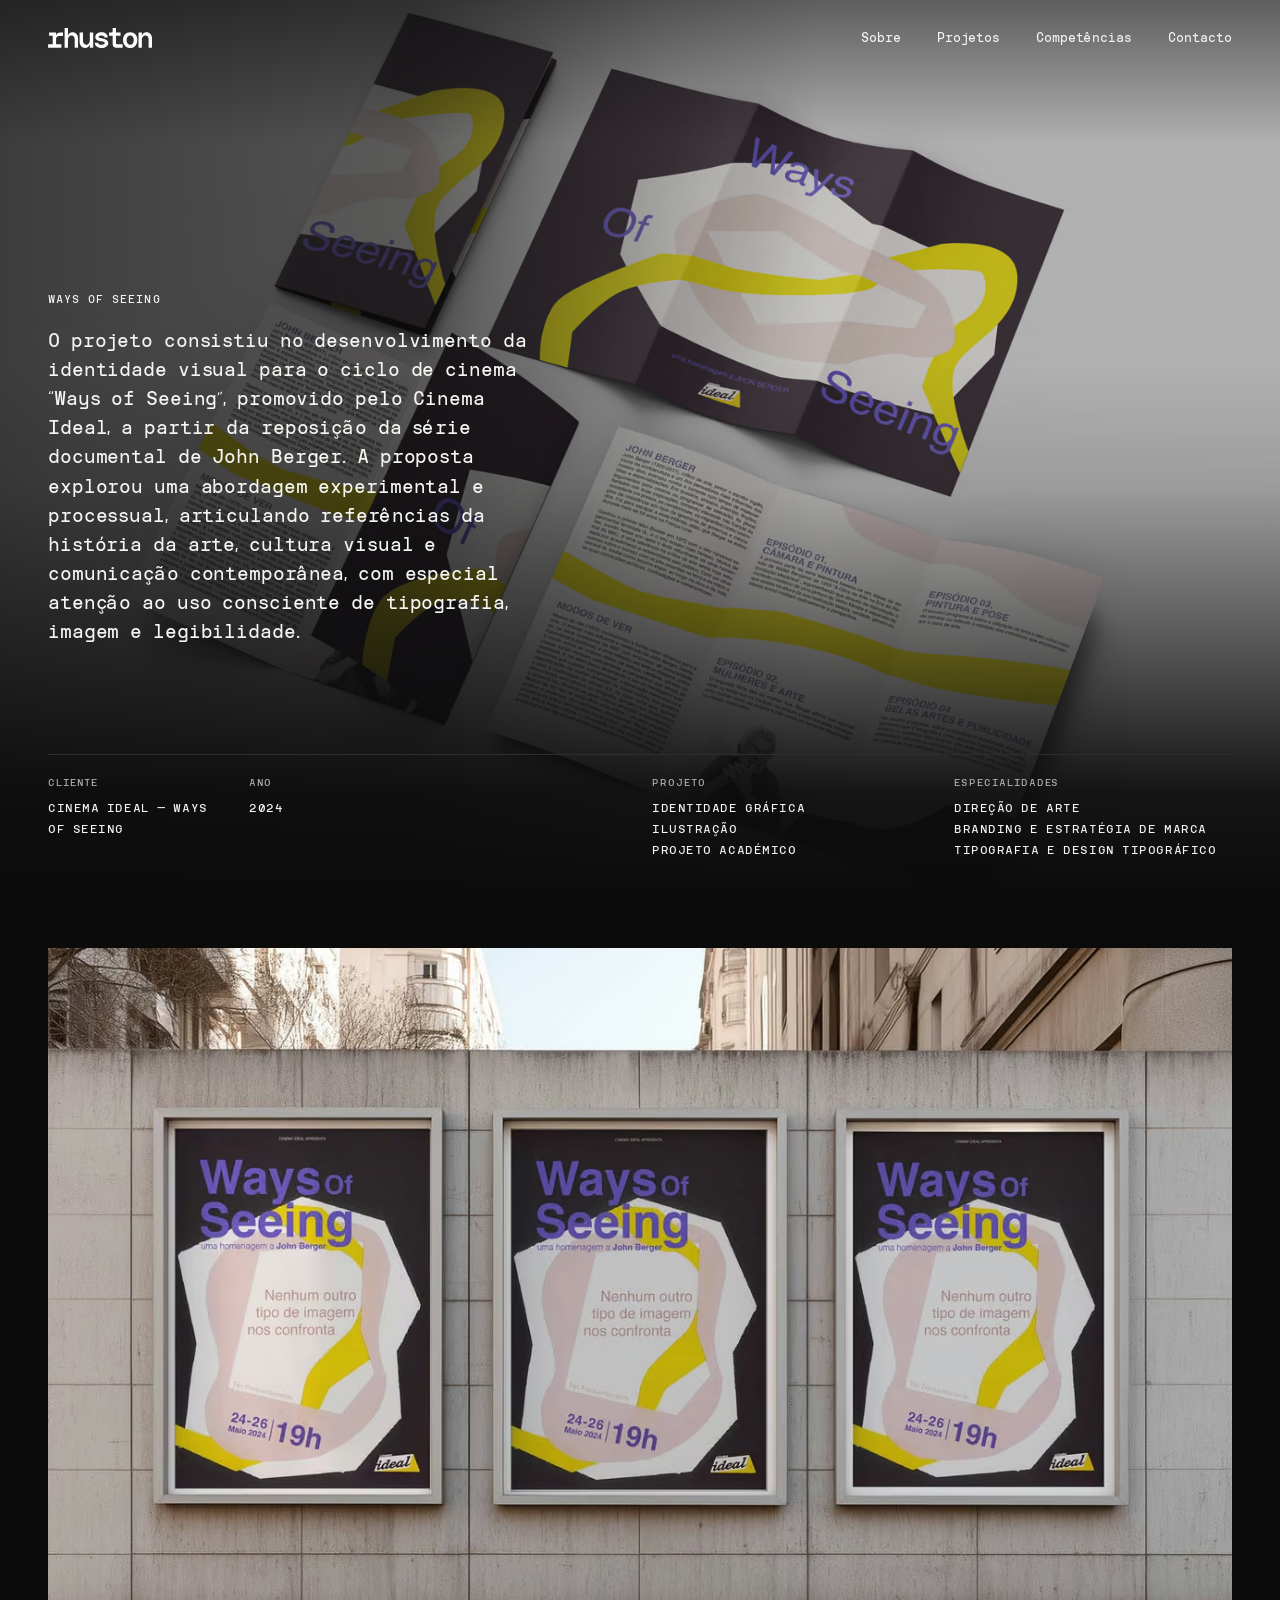
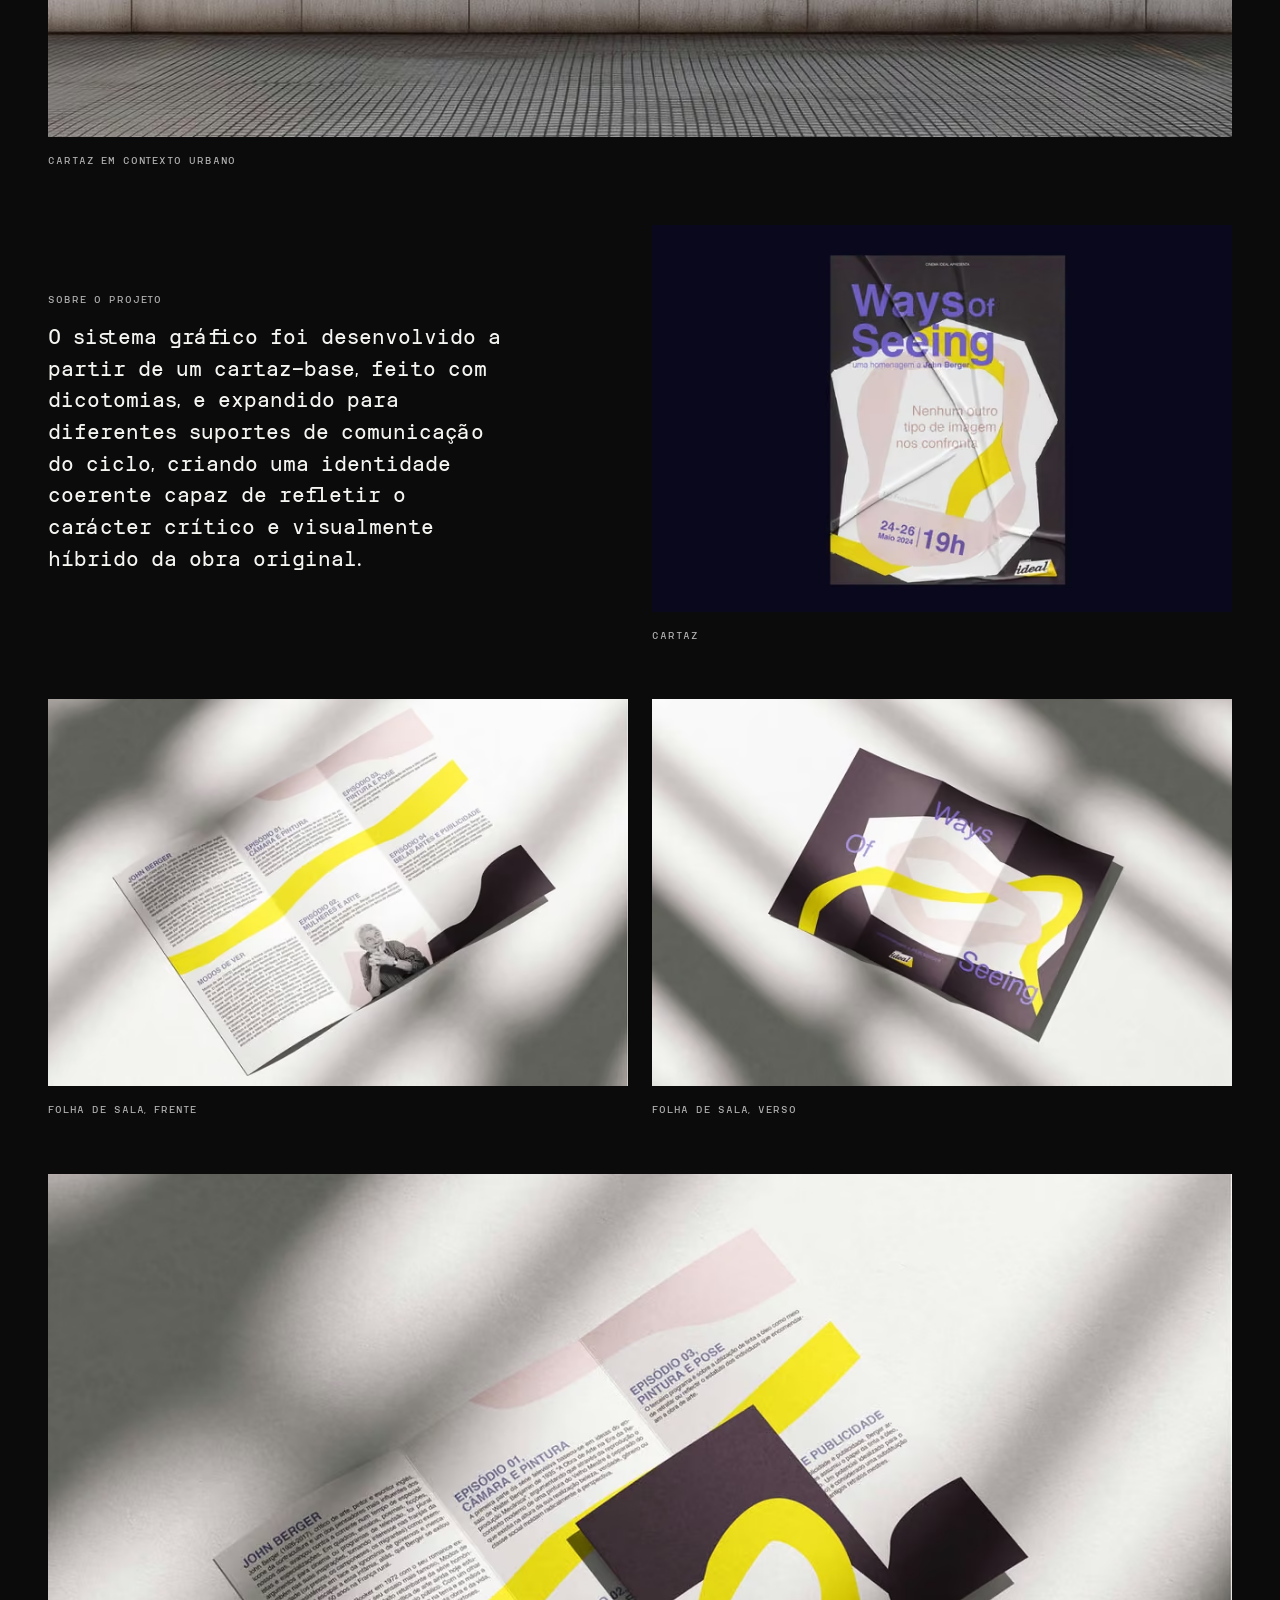
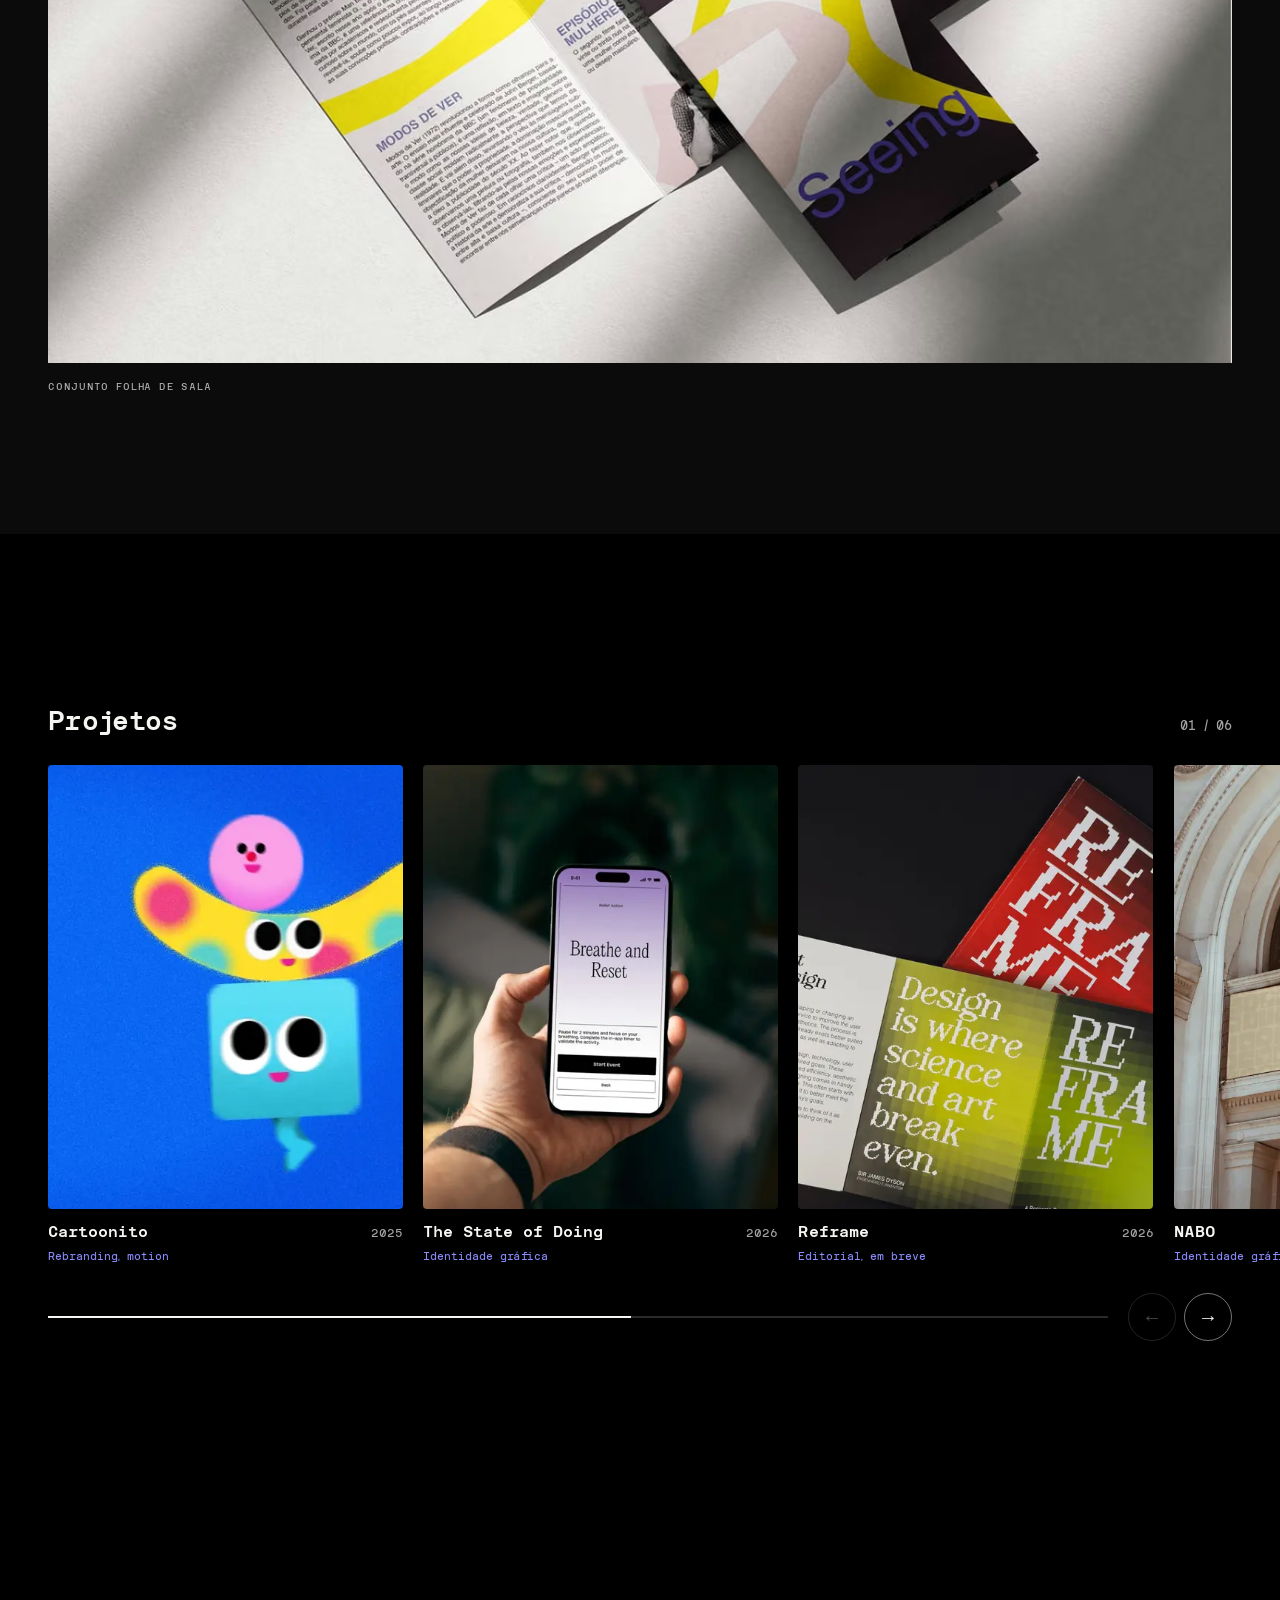
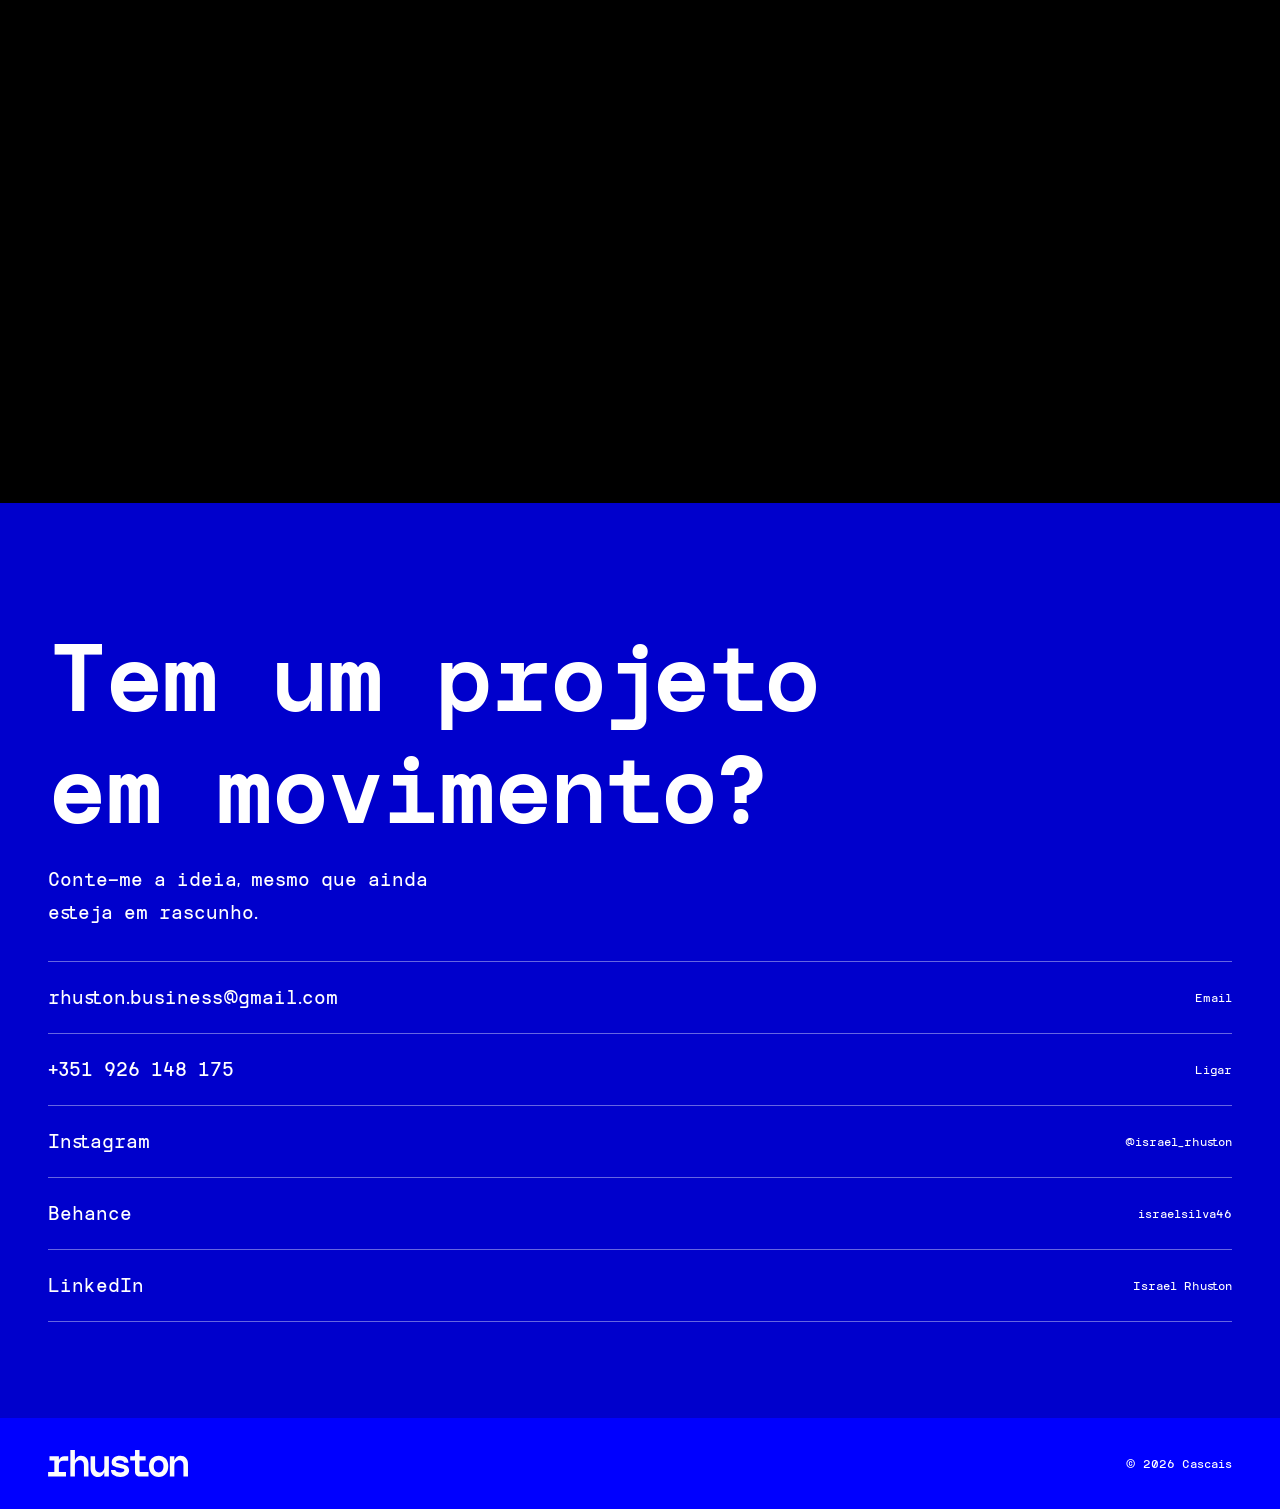
<file: ways-of-seeing.html>
<!DOCTYPE html>
<html lang="pt-PT">
<head>
<meta charset="UTF-8">
<meta name="viewport" content="width=device-width, initial-scale=1, viewport-fit=cover">
<title>Ways of Seeing — Israel Rhuston</title>
<meta name="description" content="O projeto consistiu no desenvolvimento da identidade visual para o ciclo de cinema “Ways of Seeing”, promovido pelo Cinema Ideal, a partir da reposição da…">
<meta name="theme-color" content="#0b0b0c">
<link rel="canonical" href="https://israelrhuston.design-etic.pt/ways-of-seeing.html">
<meta property="og:type" content="article">
<meta property="og:locale" content="pt_PT">
<meta property="og:title" content="Ways of Seeing — Israel Rhuston">
<meta property="og:description" content="O projeto consistiu no desenvolvimento da identidade visual para o ciclo de cinema “Ways of Seeing”, promovido pelo Cinema Ideal, a partir da reposição da…">
<meta property="og:url" content="https://israelrhuston.design-etic.pt/ways-of-seeing.html">
<meta property="og:image" content="https://israelrhuston.design-etic.pt/assets/img/og-ways-of-seeing.jpg">
<meta property="og:image:width" content="1200"><meta property="og:image:height" content="630">
<meta name="twitter:card" content="summary_large_image">
<link rel="icon" href="assets/svg/favicon.svg" type="image/svg+xml">
<link rel="apple-touch-icon" href="assets/img/apple-touch-icon.png">

<link rel="preload" as="image" type="image/avif" media="(min-width:900px)" imagesrcset="assets/img/hero-ways-of-seeing-1200.avif 1200w, assets/img/hero-ways-of-seeing-1600.avif 1600w, assets/img/hero-ways-of-seeing-2400.avif 2400w" imagesizes="100vw" fetchpriority="high">
<link rel="preload" as="image" type="image/avif" media="(max-width:899px)" imagesrcset="assets/img/hero-ways-of-seeing-m-480.avif 480w, assets/img/hero-ways-of-seeing-m-780.avif 780w" imagesizes="100vw" fetchpriority="high">
<link rel="preload" href="assets/fonts/TRTINTERVAL-Medium.woff2" as="font" type="font/woff2" crossorigin>
<link rel="stylesheet" href="assets/styles.css">
<link rel="stylesheet" href="assets/case.css">
<link rel="stylesheet" href="assets/reveal.css">
<!-- Revelação: só esconde se houver JS e movimento permitido; se reveal.js não arrancar em 2,5 s, mostra tudo -->
<script>(function(d){if(matchMedia('(prefers-reduced-motion: reduce)').matches)return;d.classList.add('rv-on');setTimeout(function(){if(!window.__rv)d.classList.remove('rv-on')},2500)})(document.documentElement)</script>
<script type="application/ld+json">{"@context": "https://schema.org", "@type": "CreativeWork", "name": "Ways of Seeing", "dateCreated": "2024", "inLanguage": "pt-PT", "description": "O projeto consistiu no desenvolvimento da identidade visual para o ciclo de cinema “Ways of Seeing”, promovido pelo Cinema Ideal, a partir da reposição da série documental de John Berger. A proposta explorou uma abordagem experimental e processual, articulando referências da história da arte, cultura visual e comunicação contemporânea, com especial atenção ao uso consciente de tipografia, imagem e legibilidade.", "image": "https://israelrhuston.design-etic.pt/assets/img/og-ways-of-seeing.jpg", "url": "https://israelrhuston.design-etic.pt/ways-of-seeing.html", "creator": {"@type": "Person", "name": "Israel Rhuston", "url": "https://israelrhuston.design-etic.pt/"}}</script>
</head>
<body class="case" style="--black:#0b0b0c;--bg:#0b0b0c;--bg-rgb:11 11 12;--ink:#f5f5f2;--mute:#b3b3b3;--line:#2e2e2e;--next-bg:#000;--next-mute:#a3a3a3;--next-line:#2a2a2a;--blue-ink:#8c8cff">
<a class="skip" href="#conteudo">Saltar para o conteúdo</a>

<header class="nav">
  <a class="nav__logo" href="index.html" aria-label="Israel Rhuston, início"><img src="assets/svg/logo-white.svg" alt="" width="104" height="19"></a>
  <nav class="nav__links" aria-label="Principal">
    <a href="index.html#sobre">Sobre</a><a href="index.html#projetos">Projetos</a><a href="index.html#competencias">Competências</a><a href="#contacto">Contacto</a>
  </nav>
  <button type="button" class="menu-btn" aria-expanded="false" aria-controls="menu"><span class="menu-btn__label">Menu</span><span class="menu-btn__icon" aria-hidden="true"></span></button>
</header>

<div class="menu" id="menu">
  <nav aria-label="Menu">
    <ul class="menu__list">
      <li><a href="index.html#sobre"><small>01</small>Sobre</a></li>
      <li><a href="index.html#projetos"><small>02</small>Projetos</a></li>
      <li><a href="index.html#competencias"><small>03</small>Competências</a></li>
      <li><a href="#contacto"><small>04</small>Contacto</a></li>
    </ul>
  </nav>
  <div class="menu__foot">
    <a href="mailto:rhuston.business@gmail.com">rhuston.business@gmail.com</a>
    <a href="tel:+351926148175">+351&nbsp;926&nbsp;148&nbsp;175</a>
    <div class="menu__social">
      <a href="https://www.instagram.com/israel_rhuston" rel="noopener" target="_blank">Instagram</a>
      <a href="https://www.behance.net/israelsilva46" rel="noopener" target="_blank">Behance</a>
      <a href="https://www.linkedin.com/in/israel-rhuston-silva-551280191" rel="noopener" target="_blank">LinkedIn</a>
    </div>
  </div>
</div>

<main id="conteudo">
  <section class="ph" aria-labelledby="ph-t">
    <picture class="ph__media">
      <source media="(max-width:899px)" type="image/avif" srcset="assets/img/hero-ways-of-seeing-m-480.avif 480w, assets/img/hero-ways-of-seeing-m-780.avif 780w" sizes="100vw">
      <source media="(max-width:899px)" type="image/webp" srcset="assets/img/hero-ways-of-seeing-m-480.webp 480w, assets/img/hero-ways-of-seeing-m-780.webp 780w" sizes="100vw">
      <source type="image/avif" srcset="assets/img/hero-ways-of-seeing-800.avif 800w, assets/img/hero-ways-of-seeing-1200.avif 1200w, assets/img/hero-ways-of-seeing-1600.avif 1600w, assets/img/hero-ways-of-seeing-2400.avif 2400w" sizes="100vw">
      <img src="assets/img/hero-ways-of-seeing-1200.webp" srcset="assets/img/hero-ways-of-seeing-800.webp 800w, assets/img/hero-ways-of-seeing-1200.webp 1200w, assets/img/hero-ways-of-seeing-1600.webp 1600w" sizes="100vw" width="1600" height="1067" alt="Folhas de sala de Ways of Seeing abertas sobre fundo cinzento" fetchpriority="high">
    </picture>
    <div class="ph__shade" aria-hidden="true"></div>
    <div class="ph__grid g12">
      <div class="ph__about">
        <h1 class="ph__name" id="ph-t" data-reveal="soft">Ways of Seeing</h1>
        <p class="ph__lede" data-reveal="soft">O projeto consistiu no desenvolvimento da identidade visual para o ciclo de cinema “Ways of Seeing”, promovido pelo Cinema Ideal, a partir da reposição da série documental de John Berger. A proposta explorou uma abordagem experimental e processual, articulando referências da história da arte, cultura visual e comunicação contemporânea, com especial atenção ao uso consciente de tipografia, imagem e legibilidade.</p>
      </div>
      <dl class="ph__meta g12">
        <div class="ph__m ph__m--client" data-reveal><dt>Cliente</dt><dd>Cinema Ideal — Ways of Seeing</dd></div>
        <div class="ph__m ph__m--year" data-reveal><dt>Ano</dt><dd>2024</dd></div>
        <div class="ph__m ph__m--project" data-reveal><dt>Projeto</dt><dd><ul><li>Identidade gráfica</li><li>Ilustração</li><li>Projeto académico</li></ul></dd></div>
        <div class="ph__m ph__m--spec" data-reveal><dt>Especialidades</dt><dd><ul><li>Direção de arte</li><li>Branding e estratégia de marca</li><li>Tipografia e design tipográfico</li></ul></dd></div>
      </dl>
    </div>
  </section>

  <section class="pg g12" id="galeria" aria-label="Galeria do projeto">
    <figure class="pg__item pg__item--b" data-reveal>
      <div class="pg__img"><picture><source type="image/avif" srcset="assets/img/g-ways-02-640.avif 640w, assets/img/g-ways-02-960.avif 960w, assets/img/g-ways-02-1280.avif 1280w" sizes="(min-width:900px) calc(100vw - 96px), calc(100vw - 40px)"><source type="image/webp" srcset="assets/img/g-ways-02-640.webp 640w, assets/img/g-ways-02-960.webp 960w, assets/img/g-ways-02-1280.webp 1280w" sizes="(min-width:900px) calc(100vw - 96px), calc(100vw - 40px)"><img src="assets/img/g-ways-02-960.webp" width="1280" height="853" alt="Ways of Seeing, cartaz em contexto urbano" loading="lazy" decoding="async"></picture></div>
      <figcaption>Cartaz em contexto urbano</figcaption>
    </figure>
    <div class="pg__text">
      <h2 data-reveal="soft">Sobre o projeto</h2>
      <p data-reveal="soft">O sistema gráfico foi desenvolvido a partir de um cartaz-base, feito com dicotomias, e expandido para diferentes suportes de comunicação do ciclo, criando uma identidade coerente capaz de refletir o carácter crítico e visualmente híbrido da obra original.</p>
    </div>
    <figure class="pg__item pg__item--s" data-reveal>
      <div class="pg__img"><picture><source type="image/avif" srcset="assets/img/g-ways-01-640.avif 640w, assets/img/g-ways-01-960.avif 960w, assets/img/g-ways-01-1280.avif 1280w" sizes="(min-width:900px) calc(50vw - 60px), calc(100vw - 40px)"><source type="image/webp" srcset="assets/img/g-ways-01-640.webp 640w, assets/img/g-ways-01-960.webp 960w, assets/img/g-ways-01-1280.webp 1280w" sizes="(min-width:900px) calc(50vw - 60px), calc(100vw - 40px)"><img src="assets/img/g-ways-01-960.webp" width="1280" height="853" alt="Ways of Seeing, cartaz" loading="lazy" decoding="async"></picture></div>
      <figcaption>Cartaz</figcaption>
    </figure>
    <figure class="pg__item pg__item--s" data-reveal>
      <div class="pg__img"><picture><source type="image/avif" srcset="assets/img/g-ways-03-640.avif 640w, assets/img/g-ways-03-960.avif 960w, assets/img/g-ways-03-1280.avif 1280w" sizes="(min-width:900px) calc(50vw - 60px), calc(100vw - 40px)"><source type="image/webp" srcset="assets/img/g-ways-03-640.webp 640w, assets/img/g-ways-03-960.webp 960w, assets/img/g-ways-03-1280.webp 1280w" sizes="(min-width:900px) calc(50vw - 60px), calc(100vw - 40px)"><img src="assets/img/g-ways-03-960.webp" width="1280" height="853" alt="Ways of Seeing, folha de sala, frente" loading="lazy" decoding="async"></picture></div>
      <figcaption>Folha de sala, frente</figcaption>
    </figure>
    <figure class="pg__item pg__item--s" data-reveal>
      <div class="pg__img"><picture><source type="image/avif" srcset="assets/img/g-ways-04-640.avif 640w, assets/img/g-ways-04-960.avif 960w, assets/img/g-ways-04-1280.avif 1280w" sizes="(min-width:900px) calc(50vw - 60px), calc(100vw - 40px)"><source type="image/webp" srcset="assets/img/g-ways-04-640.webp 640w, assets/img/g-ways-04-960.webp 960w, assets/img/g-ways-04-1280.webp 1280w" sizes="(min-width:900px) calc(50vw - 60px), calc(100vw - 40px)"><img src="assets/img/g-ways-04-960.webp" width="1280" height="853" alt="Ways of Seeing, folha de sala, verso" loading="lazy" decoding="async"></picture></div>
      <figcaption>Folha de sala, verso</figcaption>
    </figure>
    <figure class="pg__item pg__item--b" data-reveal>
      <div class="pg__img"><picture><source type="image/avif" srcset="assets/img/g-ways-05-640.avif 640w, assets/img/g-ways-05-960.avif 960w, assets/img/g-ways-05-1280.avif 1280w" sizes="(min-width:900px) calc(100vw - 96px), calc(100vw - 40px)"><source type="image/webp" srcset="assets/img/g-ways-05-640.webp 640w, assets/img/g-ways-05-960.webp 960w, assets/img/g-ways-05-1280.webp 1280w" sizes="(min-width:900px) calc(100vw - 96px), calc(100vw - 40px)"><img src="assets/img/g-ways-05-960.webp" width="1280" height="853" alt="Ways of Seeing, conjunto folha de sala" loading="lazy" decoding="async"></picture></div>
      <figcaption>Conjunto folha de sala</figcaption>
    </figure>
  </section>

  <section class="section projects projects--next" id="projetos" data-pin aria-roledescription="carrossel" aria-labelledby="more-t">
  <div class="projects__pin">
    <div class="section__head" data-reveal><h2 class="section__title" id="more-t">Projetos</h2><span class="section__aside" data-count aria-live="polite">01 / 06</span></div>
    <div class="track" tabindex="0" aria-label="Lista de projetos, deslize para o lado">
      <a class="card" href="cartoonito.html">
        <div class="card__img"><img loading="lazy" decoding="async" src="assets/img/card-cartoonito-480.webp" srcset="assets/img/card-cartoonito-480.webp 480w, assets/img/card-cartoonito-800.webp 800w" sizes="(min-width:900px) 28vw, 84vw" width="480" height="600" alt="Mascote do Cartoonito animado sobre fundo azul"></div>
        <div class="card__cap"><div><div class="card__title">Cartoonito</div><span class="card__tag">Rebranding, motion</span></div><div class="card__meta">2025</div></div>
      </a>
      <a class="card" href="state-of-doing.html">
        <div class="card__img"><img loading="lazy" decoding="async" src="assets/img/card-state-of-doing-480.webp" srcset="assets/img/card-state-of-doing-480.webp 480w, assets/img/card-state-of-doing-800.webp 800w" sizes="(min-width:900px) 28vw, 84vw" width="480" height="600" alt="Mão a segurar telemóvel com a app The State of Doing"></div>
        <div class="card__cap"><div><div class="card__title">The State of Doing</div><span class="card__tag">Identidade gráfica</span></div><div class="card__meta">2026</div></div>
      </a>
      <div class="card" role="group" aria-label="Reframe, em breve">
        <div class="card__img"><img loading="lazy" decoding="async" src="assets/img/card-reframe-480.webp" srcset="assets/img/card-reframe-480.webp 480w, assets/img/card-reframe-800.webp 800w" sizes="(min-width:900px) 28vw, 84vw" width="480" height="600" alt="Revista Reframe aberta"></div>
        <div class="card__cap"><div><div class="card__title">Reframe</div><span class="card__tag">Editorial, em breve</span></div><div class="card__meta">2026</div></div>
      </div>
      <a class="card" href="nabo.html">
        <div class="card__img"><img loading="lazy" decoding="async" src="assets/img/card-nabo-480.webp" srcset="assets/img/card-nabo-480.webp 480w, assets/img/card-nabo-800.webp 800w" sizes="(min-width:900px) 28vw, 84vw" width="480" height="600" alt="Fachada com a identidade NABO"></div>
        <div class="card__cap"><div><div class="card__title">NABO</div><span class="card__tag">Identidade gráfica</span></div><div class="card__meta">2025</div></div>
      </a>
      <a class="card" href="sol-a-solo.html">
        <div class="card__img"><img loading="lazy" decoding="async" src="assets/img/card-sol-a-solo-480.webp" srcset="assets/img/card-sol-a-solo-480.webp 480w, assets/img/card-sol-a-solo-800.webp 800w" sizes="(min-width:900px) 28vw, 84vw" width="480" height="600" alt="Outdoor amarelo Sol a Solo"></div>
        <div class="card__cap"><div><div class="card__title">Sol a Solo</div><span class="card__tag">Identidade gráfica</span></div><div class="card__meta">2025</div></div>
      </a>
      <a class="card" href="uniapy.html">
        <div class="card__img"><img loading="lazy" decoding="async" src="assets/img/card-uniapy-480.webp" srcset="assets/img/card-uniapy-480.webp 480w, assets/img/card-uniapy-800.webp 800w" sizes="(min-width:900px) 28vw, 84vw" width="480" height="600" alt="Ícone da app UNIAPY no ecrã do telemóvel"></div>
        <div class="card__cap"><div><div class="card__title">UNIAPY</div><span class="card__tag">App mobile</span></div><div class="card__meta">2025</div></div>
      </a>
    </div>
    <div class="track-ctrl" data-reveal="fade">
      <div class="progress" aria-hidden="true"><span></span></div>
      <div class="arrows"><button type="button" class="arrow" data-prev aria-label="Projeto anterior">&#8592;</button><button type="button" class="arrow" data-next aria-label="Projeto seguinte">&#8594;</button></div>
    </div>
  </div>
  </section>
</main>

<footer class="footer" id="contacto" aria-labelledby="contacto-t">
  <div class="footer__cta">
    <h2 class="contact__big" id="contacto-t">Tem um projeto em movimento?</h2>
    <p class="contact__line">Conte-me a ideia, mesmo que ainda esteja em rascunho.</p>
    <nav class="contact__links" aria-label="Contacto e redes sociais">
      <a href="mailto:rhuston.business@gmail.com"><span>rhuston.business@gmail.com</span><span>Email</span></a>
      <a href="tel:+351926148175"><span>+351&nbsp;926&nbsp;148&nbsp;175</span><span>Ligar</span></a>
      <a href="https://www.instagram.com/israel_rhuston" rel="noopener" target="_blank"><span>Instagram</span><span>@israel_rhuston</span></a>
      <a href="https://www.behance.net/israelsilva46" rel="noopener" target="_blank"><span>Behance</span><span>israelsilva46</span></a>
      <a href="https://www.linkedin.com/in/israel-rhuston-silva-551280191" rel="noopener" target="_blank"><span>LinkedIn</span><span>Israel Rhuston</span></a>
    </nav>
  </div>
  <div class="footer__base">
    <img src="assets/svg/logo-white.svg" alt="Rhuston" width="140" height="26" loading="lazy">
    <span>© 2026 Cascais</span>
  </div>
</footer>
<script src="assets/main.js" defer></script>
<script src="assets/pin.js" defer></script>
<script src="assets/reveal.js" defer></script>
</body>
</html>
</file>
<file: assets/styles.css>
/* Proposta mobile-first — Israel Rhuston. Base 390px, cresce com min-width. */
@font-face{font-family:"TRT Interval";src:url(fonts/TRTINTERVAL-Regular.woff2) format("woff2");font-weight:400;font-display:swap}
@font-face{font-family:"TRT Interval";src:url(fonts/TRTINTERVAL-Medium.woff2) format("woff2");font-weight:500;font-display:swap}

:root{
  --black:#000;          /* fundo cinematográfico */
  --ink:#f5f5f2;         /* texto principal (19.6:1 sobre preto) */
  --mute:#a3a3a3;        /* texto secundário (8.3:1 sobre preto, substitui #bdbdbd sobre branco) */
  --line:#2a2a2a;
  --blue:#0000ff;        /* azul da identidade — usado como superfície, nunca como texto sobre preto */
  --blue-ink:#8c8cff;    /* azul legível sobre preto (7.0:1) para links/estado */
  --pad:20px;
  --nav-h:60px;
  --ease:cubic-bezier(.2,.7,.1,1);
  font-family:"TRT Interval",system-ui,-apple-system,"Segoe UI",sans-serif;
}
*,*::before,*::after{box-sizing:border-box}
html{scroll-behavior:smooth;-webkit-text-size-adjust:100%}
body{margin:0;background:var(--black);color:var(--ink);font-size:17px;line-height:1.5;font-weight:400;-webkit-font-smoothing:antialiased}
img,video{display:block;max-width:100%;height:auto}
a{color:inherit}
h1,h2,h3,p,ul{margin:0}
ul{padding:0;list-style:none}
:focus-visible{outline:2px solid var(--blue-ink);outline-offset:3px}
[id]{scroll-margin-top:calc(var(--nav-h) + 8px)}
.skip{position:absolute;left:-9999px;top:8px;background:var(--blue);color:#fff;padding:12px 16px;z-index:100}
.skip:focus{left:8px}
.visually-hidden{position:absolute!important;width:1px;height:1px;overflow:hidden;clip:rect(0 0 0 0);white-space:nowrap}

/* ---------- NAV ---------- */
.nav{position:fixed;inset:0 0 auto;height:var(--nav-h);z-index:50;display:flex;align-items:center;justify-content:space-between;padding:0 var(--pad);
  transition:background-color .3s var(--ease),backdrop-filter .3s;}
.nav.is-solid{background:rgba(0,0,0,.72);backdrop-filter:blur(12px);-webkit-backdrop-filter:blur(12px)}
.nav__logo{display:flex;align-items:center;min-height:44px}
.nav__logo img{width:104px;height:auto}
.nav__links{display:none}
.menu-btn{min-width:44px;min-height:44px;padding:0 4px 0 14px;display:flex;align-items:center;gap:10px;background:none;border:0;color:var(--ink);font:inherit;font-size:15px;cursor:pointer}
.menu-btn__icon{width:22px;height:10px;position:relative}
.menu-btn__icon::before,.menu-btn__icon::after{content:"";position:absolute;left:0;right:0;height:1.5px;background:currentColor;transition:transform .35s var(--ease),top .35s var(--ease)}
.menu-btn__icon::before{top:0}.menu-btn__icon::after{top:8.5px}
.menu-open .menu-btn__icon::before{top:4px;transform:rotate(45deg)}
.menu-open .menu-btn__icon::after{top:4px;transform:rotate(-45deg)}

.menu{position:fixed;inset:0;z-index:40;background:var(--blue);color:#fff;padding:calc(var(--nav-h) + 24px) var(--pad) 32px;display:flex;flex-direction:column;justify-content:space-between;
  clip-path:inset(0 0 100% 0);visibility:hidden;transition:clip-path .55s var(--ease),visibility 0s linear .55s}
.menu-open .menu{clip-path:inset(0 0 0 0);visibility:visible;transition:clip-path .55s var(--ease)}
.menu-open{overflow:hidden}
.menu-open .nav{background:transparent;backdrop-filter:none}
.menu__list a{display:flex;align-items:baseline;gap:14px;font-size:clamp(44px,13vw,64px);line-height:1.05;font-weight:500;text-decoration:none;padding:6px 0;letter-spacing:-.02em}
.menu__list small{font-size:14px;font-weight:400;opacity:.75;letter-spacing:0;min-width:22px}
.menu__foot{display:grid;gap:6px;font-size:17px}
.menu__foot a{text-decoration:none;display:inline-flex;min-height:44px;align-items:center}
.menu__social{display:flex;gap:20px}

/* ---------- HERO ---------- */
.hero{position:relative;min-height:100svh;display:flex;flex-direction:column;justify-content:flex-end;overflow:hidden;isolation:isolate}
.hero__media{position:absolute;inset:0;z-index:-2}
.hero__media video,.hero__media img{width:100%;height:72svh;object-fit:cover;filter:brightness(.82) contrast(1.05)}
.hero::after{content:"";position:absolute;inset:0;z-index:-1;
  background:linear-gradient(180deg,rgba(0,0,0,.55) 0%,rgba(0,0,0,0) 18%,rgba(0,0,0,0) 38%,rgba(0,0,0,.85) 62%,#000 74%)}
.hero__content{padding:0 var(--pad) 28px}
.hero__title{font-size:clamp(46px,14.4vw,76px);line-height:.95;font-weight:500;letter-spacing:-.035em;text-wrap:balance}
.hero__title span{display:block;animation:rise 1s var(--ease) both}
.hero__title span:nth-child(2){animation-delay:.08s}
.hero__title span:nth-child(3){animation-delay:.16s}
.hero__lede{margin-top:16px;color:var(--mute);max-width:32ch;animation:fade 1s .35s both}
.hero__actions{display:flex;gap:10px;margin-top:24px;animation:fade 1s .45s both}
.btn{display:inline-flex;align-items:center;justify-content:center;min-height:48px;padding:0 22px;border-radius:999px;font-size:16px;font-weight:500;text-decoration:none;border:1px solid transparent;transition:background-color .2s,color .2s,border-color .2s}
.btn--primary{background:var(--blue);color:#fff}
.btn--primary:active{background:#0000c8}
.btn--ghost{border-color:rgba(255,255,255,.4);color:var(--ink)}
@keyframes rise{from{opacity:0;transform:translateY(40%)}to{opacity:1;transform:none}}
@keyframes fade{from{opacity:0}to{opacity:1}}

/* ---------- SECTIONS ---------- */
.section{padding:72px var(--pad)}
.section__head{display:flex;justify-content:space-between;align-items:baseline;margin-bottom:28px;gap:16px}
.section__title{font-size:32px;line-height:1.05;font-weight:500;letter-spacing:-.02em}
.section__aside{color:var(--mute);font-size:15px;font-variant-numeric:tabular-nums}

.about__text{font-size:24px;line-height:1.3;letter-spacing:-.01em;text-wrap:pretty}
.about__text + .about__text,.about div > .about__text{margin-top:18px;font-size:17px;line-height:1.55;color:var(--mute)}
.facts{margin-top:36px;border-top:1px solid var(--line)}
.facts li{display:grid;grid-template-columns:110px 1fr;gap:12px;padding:14px 0;border-bottom:1px solid var(--line);font-size:15px}
.facts dt,.facts .k{color:var(--mute)}

/* ---------- PROJECTS CAROUSEL ---------- */
.projects{padding-left:0;padding-right:0}
.projects .section__head{padding:0 var(--pad)}
.track{display:flex;gap:20px;overflow-x:auto;scroll-snap-type:x mandatory;scroll-padding-inline:var(--pad);padding:0 var(--pad) 8px;
  overscroll-behavior-x:contain;scrollbar-width:none;-webkit-overflow-scrolling:touch}
.track::-webkit-scrollbar{display:none}
.card{flex:0 0 80%;scroll-snap-align:start;text-decoration:none;color:inherit;display:block}
.card__img{aspect-ratio:4/5;overflow:hidden;border-radius:4px;background:#111}
.card__img img{width:100%;height:100%;object-fit:cover;transition:transform .6s var(--ease)}
.card__cap{display:grid;grid-template-columns:minmax(0,1fr) auto;column-gap:12px;align-items:baseline;padding-top:12px}
.card__cap>div:first-child{display:contents} /* título e ano na mesma linha de base; etiqueta por baixo */
.card__title{font-size:19px;font-weight:500;line-height:1.2;white-space:nowrap;overflow:hidden;text-overflow:ellipsis}
.card__meta{color:var(--mute);font-size:14px;text-align:right;white-space:nowrap}
.card__tag{grid-column:1 / -1;grid-row:2;display:block;margin-top:4px;font-size:13px;line-height:1.3;color:var(--blue-ink)}
.track-ctrl{display:flex;justify-content:space-between;align-items:center;padding:20px var(--pad) 0}
.progress{flex:1;height:2px;background:var(--line);margin-right:20px;position:relative;overflow:hidden}
.progress span{position:absolute;inset:0 auto 0 0;width:14.28%;background:var(--ink);transition:transform .3s var(--ease)}
.arrows{display:flex;gap:8px}
.arrow{width:48px;height:48px;border-radius:999px;border:1px solid rgba(255,255,255,.3);background:none;color:var(--ink);font-size:20px;cursor:pointer;display:grid;place-items:center}
.arrow:disabled{opacity:.3}

/* ---------- SKILLS (tap) ---------- */
.skills__list{border-top:1px solid var(--line)}
.skill{border-bottom:1px solid var(--line)}
.skill__btn{width:100%;display:grid;grid-template-columns:36px 1fr 24px;align-items:center;gap:8px;padding:20px 0;min-height:64px;background:none;border:0;color:var(--ink);font:inherit;text-align:left;cursor:pointer}
.skill__n{color:var(--mute);font-size:14px;font-variant-numeric:tabular-nums}
.skill__name{font-size:22px;line-height:1.15;font-weight:500;letter-spacing:-.01em}
.skill__plus{width:16px;height:16px;position:relative;justify-self:end}
.skill__plus::before,.skill__plus::after{content:"";position:absolute;left:0;right:0;top:7.25px;height:1.5px;background:currentColor;transition:transform .35s var(--ease)}
.skill__plus::after{transform:rotate(90deg)}
.skill__btn[aria-expanded="true"] .skill__plus::after{transform:rotate(0)}
.skill__btn[aria-expanded="true"] .skill__n{color:var(--blue-ink)}
.skill__panel{display:grid;grid-template-rows:0fr;transition:grid-template-rows .45s var(--ease)}
.skill__panel > div{overflow:hidden}
.skill.is-open .skill__panel{grid-template-rows:1fr}
.skill__inner{padding:0 0 24px 44px;display:grid;gap:16px}
.skill__inner ul{display:flex;flex-wrap:wrap;gap:8px}
.skill__inner li{border:1px solid var(--line);border-radius:999px;padding:6px 12px;font-size:14px}
.skill__inner img{border-radius:4px;width:100%;aspect-ratio:4/3;object-fit:cover}

/* ---------- CONTACT ---------- */
.contact{padding-bottom:40px}
.contact__big{font-size:clamp(40px,12vw,72px);line-height:1;font-weight:500;letter-spacing:-.03em;text-wrap:balance}
.contact__links{margin-top:32px;display:grid;border-top:1px solid var(--line)}
.contact__links a{display:flex;justify-content:space-between;align-items:center;min-height:60px;border-bottom:1px solid var(--line);text-decoration:none;font-size:19px}
.contact__links a span:last-child{color:var(--mute);font-size:14px}
.footer{padding:40px var(--pad) 28px;display:flex;justify-content:space-between;align-items:end;gap:16px;color:var(--mute);font-size:14px}
.footer img{width:140px}

/* ---------- CASE PAGE ---------- */
.case-hero{position:relative;padding-top:var(--nav-h)}
.case-hero__img{width:100%;aspect-ratio:16/10;object-fit:cover;display:block}
.case-hero__body{padding:28px var(--pad) 0}
.back{display:inline-flex;align-items:center;min-height:44px;color:var(--mute);text-decoration:none;font-size:15px}
.case-title{font-size:clamp(52px,16vw,96px);line-height:.92;font-weight:500;letter-spacing:-.04em;margin-top:8px}
.case-lede{margin-top:20px;font-size:21px;line-height:1.35;text-wrap:pretty}
.meta{margin-top:32px;display:grid;grid-template-columns:1fr 1fr;border-top:1px solid var(--line)}
.meta div{padding:14px 0;border-bottom:1px solid var(--line);font-size:15px}
.meta div:nth-child(odd){padding-right:12px}
.meta dt{color:var(--mute);font-size:13px;margin-bottom:4px}
.meta dd{margin:0}
.meta .wide{grid-column:1/-1}
.reel{display:grid;gap:40px;padding:56px var(--pad)}
.film figcaption{display:flex;justify-content:space-between;margin-top:12px;font-size:15px}
.film figcaption span:last-child{color:var(--mute);font-variant-numeric:tabular-nums}
.film{margin:0}
.player{position:relative;aspect-ratio:16/9;background:#111;border-radius:4px;overflow:hidden}
.player--v{aspect-ratio:9/16;max-width:300px}
.player img,.player iframe{position:absolute;inset:0;width:100%;height:100%;object-fit:cover;border:0}
.player button{position:absolute;inset:0;width:100%;background:transparent;border:0;cursor:pointer;color:#fff}
.player button span{position:absolute;left:14px;bottom:14px;display:inline-flex;align-items:center;gap:8px;min-height:44px;padding:0 16px;border-radius:999px;background:var(--blue);font:500 15px/1 "TRT Interval",system-ui,sans-serif}
.player button span::before{content:"";width:0;height:0;border-left:9px solid #fff;border-top:6px solid transparent;border-bottom:6px solid transparent}
.pair{display:grid;grid-template-columns:1fr;gap:40px}
.quote{padding:16px var(--pad) 56px}
.quote h2{font-size:15px;color:var(--mute);font-weight:400;margin-bottom:12px}
.quote p{font-size:22px;line-height:1.35;text-wrap:pretty}
.next{display:block;text-decoration:none;padding:0 var(--pad) 56px}
.next small{color:var(--mute);font-size:14px}
.next strong{display:block;font-size:40px;line-height:1;font-weight:500;letter-spacing:-.03em;margin:6px 0 16px}
.next img{border-radius:4px;width:100%;aspect-ratio:16/9;object-fit:cover}

/* ---------- HOVER only where hover exists ---------- */
@media (hover:hover){
  .card:hover .card__img img{transform:scale(1.04)}
  .btn--primary:hover{background:#2626ff}
  .btn--ghost:hover{border-color:#fff}
  .contact__links a:hover span:first-child{color:var(--blue-ink)}
}

/* ---------- DESKTOP ---------- */
@media (min-width:900px){
  :root{--pad:48px;--nav-h:76px}
  .nav__links{display:flex;gap:36px;font-size:15px}
  .nav__links a{text-decoration:none;min-height:44px;display:flex;align-items:center}
  .menu-btn{display:none}
  .hero__media video,.hero__media img{height:100%}
  .hero__media video,.hero__media img{filter:brightness(.62) contrast(1.08)}
  .hero::after{background:linear-gradient(180deg,rgba(0,0,0,.55) 0%,rgba(0,0,0,0) 22%,rgba(0,0,0,.25) 50%,rgba(0,0,0,.92) 100%)}
  .hero__content{display:grid;grid-template-columns:1.4fr 1fr;align-items:end;gap:48px;padding-bottom:56px}
  .hero__title{font-size:clamp(72px,8vw,128px)}
  .hero__aside{justify-self:end;max-width:380px}
  .section{padding:120px var(--pad)}
  .about{display:grid;grid-template-columns:1fr 1fr;gap:64px}
  .about .section__head{grid-column:1/-1;margin:0}
  .about__text{font-size:34px}
  .card{flex-basis:30%}
  .skills{display:grid;grid-template-columns:1fr 2fr;gap:64px}
  .skill__inner{grid-template-columns:1fr 1fr;align-items:start}
  .contact__big{font-size:112px}
  .case-hero__img{aspect-ratio:21/9}
  .case-hero__body{display:grid;grid-template-columns:1fr 1fr;gap:64px}
  .reel{grid-template-columns:1fr}
  .pair{grid-template-columns:2fr 1fr;align-items:start}
}

/* ---------- REDUCED MOTION ---------- */
@media (prefers-reduced-motion:reduce){
  html{scroll-behavior:auto}
  *,*::before,*::after{animation:none!important;transition:none!important}
}

/* ---- v2: copy final aprovada ---- */
.about__text--single{font-size:19px;line-height:1.5;max-width:40ch}
.skill__desc{font-size:16px;line-height:1.55;color:var(--mute);max-width:44ch}
.contact__line{margin-top:16px;font-size:17px;line-height:1.5;color:var(--mute);max-width:36ch}
.contact__links a span:first-child{min-width:0;overflow-wrap:anywhere}
.contact__links a{gap:12px}
@media (min-width:900px){.about__text--single{font-size:26px;max-width:36ch}.contact__line{font-size:20px}}
/* v2 autocrítica: parágrafo longo mais arejado; nav sólida sem "sangrar" o conteúdo */
.about__text--single{font-size:18px;line-height:1.62}
.nav.is-solid{background:rgba(0,0,0,.92)}
/* v3 autocrítica: no desktop o texto de apoio fica sobre o vídeo (2.8:1 medido) → mais sombra em baixo e texto claro */
@media (min-width:900px){
  .hero::after{background:linear-gradient(180deg,rgba(0,0,0,.55) 0%,rgba(0,0,0,0) 22%,rgba(0,0,0,.35) 48%,rgba(0,0,0,.8) 72%,rgba(0,0,0,.95) 100%)}
  .hero__lede{color:var(--ink)}
}

/* =====================================================================
   v5 — páginas de projeto com a cor dominante do banner + rodapé azul
   As cores de cada página chegam por variáveis no <body> (geradas por
   tools/v5/colors.py com verificação de contraste AA).
   ===================================================================== */
:root{--bg-rgb:0 0 0;--brand:#0000ff}
.nav.is-solid{background:rgb(var(--bg-rgb) / .92)}
.case{background:var(--bg);color:var(--ink)}
.case :focus-visible{outline-color:var(--ink)}
.case .btn--ghost{border-color:var(--mute)}

/* ---------- Banner do projeto ---------- */
.pb{position:relative;min-height:100svh;display:flex;align-items:flex-end;isolation:isolate;overflow:hidden}
.pb__media{position:absolute;inset:0 0 auto;height:72svh;z-index:-2}
.pb__media picture,.pb__media img{display:block;width:100%;height:100%;object-fit:cover}
.pb::after{content:"";position:absolute;inset:0;z-index:-1;pointer-events:none;
  background:linear-gradient(180deg,rgb(var(--bg-rgb) / .6) 0%,rgb(var(--bg-rgb) / 0) 16%,rgb(var(--bg-rgb) / 0) 32%,rgb(var(--bg-rgb) / .82) 54%,var(--bg) 70%)}
.pb__body{width:100%;padding:calc(var(--nav-h) + 24px) var(--pad) 32px}
.pb .back{color:var(--ink);opacity:1}
.pb__title{font-size:clamp(48px,14vw,128px);line-height:.92;font-weight:500;letter-spacing:-.04em;margin-top:4px;text-wrap:balance;overflow-wrap:break-word;hyphens:auto}
.pb__meta{margin:28px 0 0;display:grid;grid-template-columns:repeat(3,minmax(0,1fr));border-top:1px solid var(--line)}
.pb__meta div{padding:12px 12px 12px 0;border-bottom:1px solid var(--line);text-align:left}
.pb__meta-lead{grid-column:1 / span 2}
.pb__meta-year{grid-column:3}
.pb__meta-full{grid-column:1 / -1}
.pb__meta dt{color:var(--mute);font-size:13px;margin-bottom:2px}
.pb__meta dd{margin:0;font-size:15px;line-height:1.4}

/* ---------- Introdução ---------- */
.pintro{padding:28px var(--pad) 64px;display:grid;gap:28px}
.pintro__lede{font-size:20px;line-height:1.45;max-width:40ch;text-wrap:pretty}
.pintro__spec{margin:0;padding-top:14px;border-top:1px solid var(--line)}
.pintro__spec dt{color:var(--mute);font-size:13px;margin-bottom:4px}
.pintro__spec dd{margin:0;font-size:15px;line-height:1.5}

/* ---------- Galeria ---------- */
.gal{display:grid;gap:32px;padding:0 var(--pad) 80px}
.gal__item{margin:0}
.gal__item img{display:block;width:100%;height:auto;border-radius:4px;background:rgb(0 0 0 / .18)}
.gal__item figcaption{margin-top:10px;font-size:14px;color:var(--mute)}
.gal__text{padding:24px 0}
.gal__text h2{font-size:15px;color:var(--mute);font-weight:400;margin-bottom:12px}
.gal__text p{font-size:21px;line-height:1.4;text-wrap:pretty;max-width:40ch}
.case .reel{padding-top:0}

/* ---------- Projeto seguinte = mesmo carrossel da home ---------- */
.projects--next{background:var(--next-bg);--mute:var(--next-mute);--line:var(--next-line);padding-top:64px;padding-bottom:72px}
.projects--next .card__img{background:rgb(0 0 0 / .2)}
.projects--next .arrow{border-color:rgb(255 255 255 / .45)}

/* ---------- Rodapé único: CTA #0000CC + barra de assinatura #0000FF, texto branco ---------- */
.footer{display:block;padding:0;font-size:16px;background:none;color:#fff}
.footer__cta{background:#0000cc;color:#fff;padding:72px var(--pad) 56px;
  --ink:#fff;--mute:#fff;--line:rgb(255 255 255 / .4);--blue-ink:#fff}
.footer :focus-visible{outline:2px solid #fff;outline-offset:3px}
.footer .contact__line,.footer .contact__links a,.footer .contact__links a span:last-child{color:#fff}
.footer__base{background:var(--brand);color:#fff;display:flex;justify-content:space-between;align-items:center;gap:16px;padding:28px var(--pad);font-size:14px}
.footer__base span{color:#fff}
.footer__base img{width:140px;height:auto}
@media (hover:hover){.footer .contact__links a:hover span:first-child{color:#fff;text-decoration:underline;text-underline-offset:5px;text-decoration-thickness:1px}}
@media (min-width:900px){.footer__cta{padding:120px var(--pad) 96px}.footer__base{padding:32px var(--pad)}}

@media (min-width:900px){
  .pb__media{height:100%}
  .pb::after{background:
    linear-gradient(0deg,var(--bg) 0%,rgb(var(--bg-rgb) / .9) 22%,rgb(var(--bg-rgb) / .35) 48%,rgb(var(--bg-rgb) / 0) 66%),
    linear-gradient(180deg,rgb(var(--bg-rgb) / .55) 0%,rgb(var(--bg-rgb) / 0) 18%)}
  .pb__body{display:grid;grid-template-columns:1.25fr 1fr;gap:64px;align-items:end;padding-bottom:56px}
  .pb__meta{margin:0}
  .pintro{grid-template-columns:2fr 1fr;gap:64px;padding:56px var(--pad) 96px;align-items:start}
  .pintro__lede{font-size:30px;line-height:1.3;max-width:34ch}
  .gal{grid-template-columns:1fr 1fr;gap:48px 32px;padding-bottom:120px}
  .gal__item--b,.gal__text{grid-column:1/-1}
  .gal__text{padding:40px 0}
  .gal__text p{font-size:32px;line-height:1.3;max-width:32ch}
  .projects--next{padding-top:96px;padding-bottom:112px}
  .projects{padding-left:0;padding-right:0}
}
/* v5 autocrítica: logótipo do Cartoonito cortado no mobile → imagem inteira sobre a própria cor */
@media (max-width:899px){.pb--contain .pb__media{top:var(--nav-h);height:52svh}.pb--contain .pb__media img{object-fit:contain;object-position:center}}
@media (max-width:899px){
  .pb--contain{min-height:0}
  .pb--contain .pb__media{height:auto;bottom:auto}
  .pb--contain .pb__media img{height:auto;aspect-ratio:auto;-webkit-mask-image:linear-gradient(180deg,transparent 0,#000 18%,#000 82%,transparent 100%);mask-image:linear-gradient(180deg,transparent 0,#000 18%,#000 82%,transparent 100%)}
  .pb--contain .pb__body{padding-top:calc(var(--nav-h) + 66.4vw + 8px)}
}
@media (min-width:900px){.footer .contact__links a{font-size:22px;min-height:72px}.footer .contact__line{font-size:22px}}

/* =====================================================================
   v9 — Projetos em scroll horizontal fixo (home, desktop) + tilt 3D nos cartões
   ===================================================================== */
/* Mobile e desktop: a secção fica fixa (sticky) e o scroll vertical desliza a faixa até ao último
   projeto; depois a página continua. main.js liga .is-pinned com [data-pin] e sem movimento
   reduzido (aí fica o swipe nativo). --pin-len = deslize × 0.55, para não arrastar. */
.projects.is-pinned{height:calc(100svh + var(--pin-len,0px));padding-top:0;padding-bottom:0}
.projects.is-pinned .projects__pin{position:sticky;top:0;height:100svh;overflow:clip;display:flex;flex-direction:column;justify-content:center;padding-top:var(--nav-h)}
.projects.is-pinned .track{overflow:visible;scroll-snap-type:none;will-change:transform}
/* Cartões ~84vw (espreita o seguinte); em ecrãs baixos encolhem para caber tudo com a legenda */
@media (max-width:899px){
  .projects.is-pinned .card{flex-basis:min(84vw,calc((100svh - var(--nav-h) - 250px) * .8))}
  .projects.is-pinned .section__head{margin-bottom:20px}
}

/* Tilt 3D (só rato): a legenda fica fora da camada inclinada; ângulos ≤8° e escala .97
   durante a inclinação, para os cantos projetados nunca saírem da caixa do cartão. */
@media (hover:hover) and (pointer:fine) and (prefers-reduced-motion:no-preference){
  .card__img{position:relative;transform:perspective(1000px) rotateX(var(--rx,0deg)) rotateY(var(--ry,0deg)) scale(var(--ts,1));transition:transform .6s var(--ease)}
  .card__img.is-tilt{--ts:.97;transition:transform .15s linear}
  .card .card__img.is-tilt img,.card:hover .card__img.is-tilt img{transform:translate3d(var(--tx,0px),var(--ty,0px),0) scale(1.08);transition:transform .15s linear}
  .card__img::after{content:"";position:absolute;left:-50%;top:-50%;width:200%;height:200%;pointer-events:none;opacity:0;
    background:radial-gradient(circle at center,rgb(255 255 255 / .2),rgb(255 255 255 / 0) 40%);
    transform:translate3d(var(--gx,0px),var(--gy,0px),0);transition:opacity .4s}
  .card__img.is-tilt::after{opacity:1}
}
</file>
<file: assets/reveal.css>
/* =====================================================================
   Revelação ao scroll — módulo partilhado (todas as páginas). Vision, nov. 2026.
   Marcação: data-reveal | data-reveal="soft" (texto, com desfoque leve) | data-reveal="fade" (sem deslocamento)
             data-reveal-delay="120" (ms extra, opcional). A cascata é automática (ordem de leitura).
   Só existe com html.rv-on (posto no <head> se houver JS e movimento permitido) → sem JS tudo visível.
   No fim da animação o reveal.js retira o atributo: o elemento volta às suas próprias transições.
   ===================================================================== */
:root{--rv-ease:cubic-bezier(.22,1,.36,1);--rv-y:24px;--rv-dur:1.2s;--rv-fade:.95s;--rv-blur:6px}
.rv-on [data-reveal]{opacity:0;transform:translate3d(0,var(--rv-y),0)}
.rv-on [data-reveal="fade"]{transform:none}
.rv-on [data-reveal="soft"]{filter:blur(var(--rv-blur))}
.rv-on [data-reveal].is-in{opacity:1;transform:translate3d(0,0,0);filter:blur(0);
  transition:opacity var(--rv-fade) var(--rv-ease) var(--rv-d,0ms),
             transform var(--rv-dur) var(--rv-ease) var(--rv-d,0ms),
             filter var(--rv-fade) var(--rv-ease) var(--rv-d,0ms)}
@media (prefers-reduced-motion:reduce){.rv-on [data-reveal]{opacity:1;transform:none;filter:none}}
</file>
<file: assets/case.css>
/* =====================================================================
   Página de projeto — estrutura da sol-a-solo.html original (12 colunas)
   sobre os tokens do site atual (TRT Interval, --bg por projeto, --pad).
   Protótipo Vision, nov. 2026. Só transform/opacity animados.
   ===================================================================== */
:root{--gap:12px;--ease-out:cubic-bezier(.16,1,.3,1)}
@media (min-width:900px){:root{--gap:24px}}

/* Grelha base: 12 colunas, margem = --pad (20 / 48), medianiz --gap (12 / 24) */
.g12{display:grid;grid-template-columns:repeat(12,minmax(0,1fr));column-gap:var(--gap)}
.case dl,.case dd{margin:0}

/* ---------- HERO: banner de fundo + sombra que desce para a ficha ---------- */
.ph{position:relative;min-height:100svh;display:flex;flex-direction:column;justify-content:flex-end;isolation:isolate;overflow:hidden}
.ph__media,.ph__shade{position:absolute;inset:0}
.ph__media{z-index:-2;bottom:auto;height:64svh}
.ph__media img{width:100%;height:100%;object-fit:cover;object-position:50% 42%}
/* Mobile: imagem ocupa o topo; a sombra fecha na cor do projeto antes do texto (AA sobre cor lisa) */
.ph__shade{z-index:-1;pointer-events:none;background:
  linear-gradient(180deg,rgb(var(--bg-rgb) / .5) 0,rgb(var(--bg-rgb) / 0) 14svh,rgb(var(--bg-rgb) / 0) 40svh,rgb(var(--bg-rgb) / .75) 54svh,var(--bg) 64svh)}
.ph__grid{padding:calc(64svh - 72px) var(--pad) 28px;row-gap:40px}
.ph__about{grid-column:1 / -1}
.ph__name{font-size:13px;line-height:1.2;font-weight:400;letter-spacing:.08em;text-transform:uppercase;color:var(--ink);margin:0 0 14px}
.ph__lede{font-size:19px;line-height:1.4;letter-spacing:-.005em;text-wrap:pretty;max-width:40ch}
.ph__meta{grid-column:1 / -1;row-gap:24px;padding-top:16px;border-top:1px solid var(--line)}
.ph__m dt{font-size:12px;line-height:1.3;letter-spacing:.08em;text-transform:uppercase;color:var(--mute);margin-bottom:6px}
.ph__m dd,.ph__m li{font-size:13px;line-height:1.5;letter-spacing:.04em;text-transform:uppercase;color:var(--ink)}
.ph__m--client{grid-column:1 / span 6}
.ph__m--year{grid-column:10 / span 3}
.ph__m--project{grid-column:1 / span 6}
.ph__m--spec{grid-column:7 / span 6}

/* ---------- GALERIA: grande = 12 col, pequena = 6 col, texto ao lado da 1.ª pequena ---------- */
.pg{padding:56px var(--pad) 96px;row-gap:40px}
.pg__item{margin:0;grid-column:1 / -1}
.pg__img{overflow:hidden;background:rgb(0 0 0 / .18)}
.pg__img img{display:block;width:100%;height:auto}
.pg__item figcaption{margin-top:12px;font-size:12px;line-height:1.3;letter-spacing:.08em;text-transform:uppercase;color:var(--mute)}
.pg__text{grid-column:1 / -1;display:flex;flex-direction:column;justify-content:center;gap:14px;padding:16px 0}
.pg__text h2{font-size:12px;line-height:1.3;font-weight:400;letter-spacing:.08em;text-transform:uppercase;color:var(--mute)}
.pg__text p{font-size:21px;line-height:1.4;text-wrap:pretty;max-width:36ch}

/* Carrossel no fim da página: o mesmo da home (main.js liga .is-pinned por [data-pin]) */
.projects--next.is-pinned{padding-top:0;padding-bottom:0}

@media (min-width:900px){
  .ph__media{bottom:0;height:auto}
  .ph__media img{object-position:50% 100%}
  /* Desktop: véu leve em todo o banner + sombra à esquerda (atrás do texto) + base que funde na cor */
  .ph__shade{background:
    linear-gradient(0deg,var(--bg) 0%,rgb(var(--bg-rgb) / .94) 12%,rgb(var(--bg-rgb) / .6) 26%,rgb(var(--bg-rgb) / .12) 46%,rgb(var(--bg-rgb) / 0) 60%),
    linear-gradient(90deg,rgb(var(--bg-rgb) / .7) 0%,rgb(var(--bg-rgb) / .56) 32%,rgb(var(--bg-rgb) / .16) 52%,rgb(var(--bg-rgb) / 0) 64%),
    linear-gradient(180deg,rgb(var(--bg-rgb) / .5) 0%,rgb(var(--bg-rgb) / 0) 16%),
    rgb(var(--bg-rgb) / .16)}
  .ph{min-height:max(100svh,640px)}
  .ph__grid{flex:1;grid-template-rows:1fr auto;row-gap:clamp(48px,12vh,160px);padding:calc(var(--nav-h) + 48px) var(--pad) 40px}
  .ph__about{grid-column:1 / span 5;align-self:end}
  .ph__name{font-size:13px;margin-bottom:18px}
  .ph__lede{font-size:clamp(22px,1.1vw + 8px,28px);line-height:1.32;max-width:none}
  .ph__meta{align-self:end;padding-top:20px}
  .ph__m--client{grid-column:1 / span 2}
  .ph__m--year{grid-column:3 / span 2}
  .ph__m--project{grid-column:7 / span 3}
  .ph__m--spec{grid-column:10 / span 3}
  .ph__m dd,.ph__m li{font-size:14px}
  .pg{padding:48px var(--pad) 140px;row-gap:56px}
  .pg__item--s{grid-column:span 6}
  .pg__text{grid-column:1 / span 6;padding:0 calc(var(--gap) * 2) 0 0}
  .pg__text p{font-size:clamp(24px,1.2vw + 8px,32px);line-height:1.32}
  .pg__item figcaption{margin-top:16px}
}
/* Revelação: ver assets/reveal.css (módulo partilhado) */

/* ---------- Ajustes da implementação (Ultron, 23 nov. 2026) ---------- */
/* Colaboração (The State of Doing): ocupa as colunas livres 5–6 da ficha */
.ph__m--collab{grid-column:1 / span 6}
@media (min-width:900px){.ph__m--collab{grid-column:5 / span 2}}
/* Cartoonito: o logótipo não pode ser cortado (antiga .pb--contain, adaptada a .ph) */
@media (max-width:899px){
  .ph--contain{min-height:0}
  .ph--contain .ph__media{top:var(--nav-h);height:auto}
  .ph--contain .ph__media img{height:auto;object-fit:contain}
  .ph--contain .ph__shade{background:linear-gradient(180deg,rgb(var(--bg-rgb) / 0) calc(var(--nav-h) + 38vw),var(--bg) calc(var(--nav-h) + 53.6vw))}
  .ph--contain .ph__grid{padding-top:calc(var(--nav-h) + 53.6vw + 32px)}
}
@media (min-width:900px){
  .ph--contain{min-height:0}
  .ph--contain .ph__media{bottom:auto;height:auto}
  .ph--contain .ph__media img{height:auto;object-fit:contain;-webkit-mask-image:linear-gradient(180deg,#000 70%,transparent 100%);mask-image:linear-gradient(180deg,#000 70%,transparent 100%)}
  .ph--contain .ph__grid{padding-top:calc(53.5vw - 150px)}
}
/* The State of Doing: a 1280×720 o rótulo «Projeto» ficava a 4,43:1 sobre o ecrã do telemóvel.
   Camada lateral +0,08 (regra das instruções: só a lateral, em passos de 0,04; +0,04 dava 4,57, abaixo da meta de 4,64) */
@media (min-width:900px){
  .ph--side-up .ph__shade{background:
    linear-gradient(0deg,var(--bg) 0%,rgb(var(--bg-rgb) / .94) 12%,rgb(var(--bg-rgb) / .6) 26%,rgb(var(--bg-rgb) / .12) 46%,rgb(var(--bg-rgb) / 0) 60%),
    linear-gradient(90deg,rgb(var(--bg-rgb) / .78) 0%,rgb(var(--bg-rgb) / .64) 32%,rgb(var(--bg-rgb) / .24) 52%,rgb(var(--bg-rgb) / 0) 64%),
    linear-gradient(180deg,rgb(var(--bg-rgb) / .5) 0%,rgb(var(--bg-rgb) / 0) 16%),
    rgb(var(--bg-rgb) / .16)}
}
/* Faixa 900–1199px (iPad horizontal, portáteis pequenos): a ficha cabe na 1.ª dobra (decisão do Rhuston, 23 nov.) */
@media (min-width:900px) and (max-width:1199px){.ph__lede{font-size:19px;line-height:1.36}.ph__grid{row-gap:clamp(32px,6vh,64px)}}
</file>
